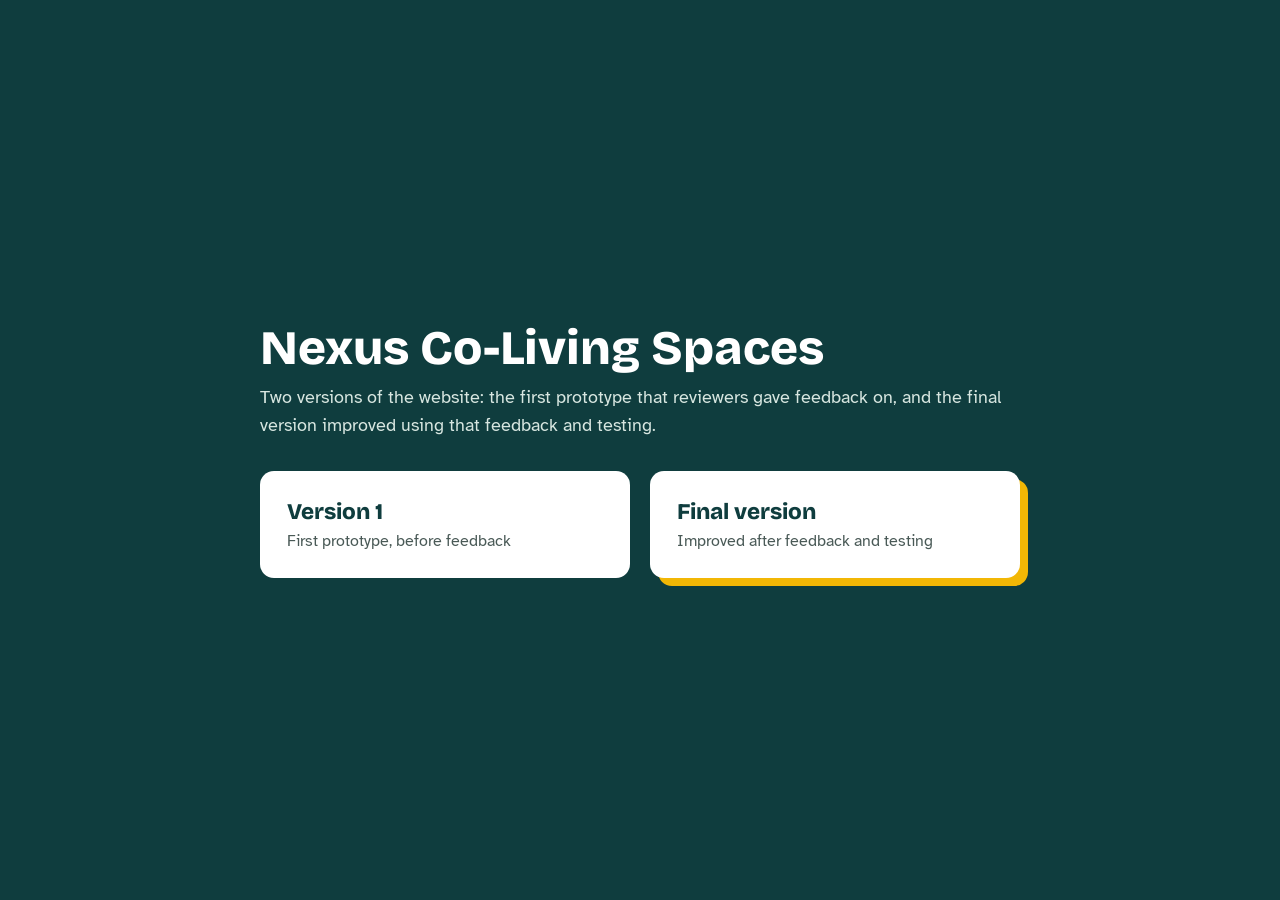
<file: index.html>
<!DOCTYPE html>
<html lang="en-SG">
<head>
  <meta charset="UTF-8">
  <meta name="viewport" content="width=device-width, initial-scale=1.0">
  <title>Nexus Co-Living Spaces – website versions</title>
  <link rel="icon" href="final/favicon.svg" type="image/svg+xml">
  <style>
    @font-face { font-family: "Atkinson Hyperlegible"; src: url("final/fonts/atkinson-hyperlegible-400.woff2") format("woff2"); font-weight: 400; }
    @font-face { font-family: "Bricolage Grotesque"; src: url("final/fonts/bricolage-grotesque-800.woff2") format("woff2"); font-weight: 800; }
    body { margin: 0; font-family: "Atkinson Hyperlegible", Arial, sans-serif; background: #0f3d3e; color: #fff; min-height: 100vh; display: grid; place-items: center; padding: 2rem 1rem; box-sizing: border-box; }
    main { width: min(100%, 760px); }
    h1 { font-family: "Bricolage Grotesque", sans-serif; font-weight: 800; font-size: clamp(2rem, 6vw, 3rem); margin: 0 0 .5rem; line-height: 1.1; }
    p { color: #d7e6e0; font-size: 1.1rem; line-height: 1.6; margin: 0 0 2rem; }
    .grid { display: grid; gap: 1.25rem; }
    @media (min-width: 640px) { .grid { grid-template-columns: 1fr 1fr; } }
    a.card { display: block; background: #fff; color: #1b1f23; text-decoration: none; border-radius: 14px; padding: 1.5rem; border: 3px solid transparent; }
    a.card:hover, a.card:focus-visible { border-color: #f2b705; outline: none; }
    a.card strong { display: block; font-family: "Bricolage Grotesque", sans-serif; font-size: 1.4rem; color: #0f3d3e; margin-bottom: .4rem; }
    a.card span { color: #4a5a57; }
    .final { box-shadow: 8px 8px 0 #f2b705; }
  </style>
</head>
<body>
  <main>
    <h1>Nexus Co-Living Spaces</h1>
    <p>Two versions of the website: the first prototype that reviewers gave feedback on, and the final version improved using that feedback and testing.</p>
    <div class="grid">
      <a class="card" href="version-1/index.html"><strong>Version 1</strong><span>First prototype, before feedback</span></a>
      <a class="card final" href="final/index.html"><strong>Final version</strong><span>Improved after feedback and testing</span></a>
    </div>
  </main>
</body>
</html>
</file>
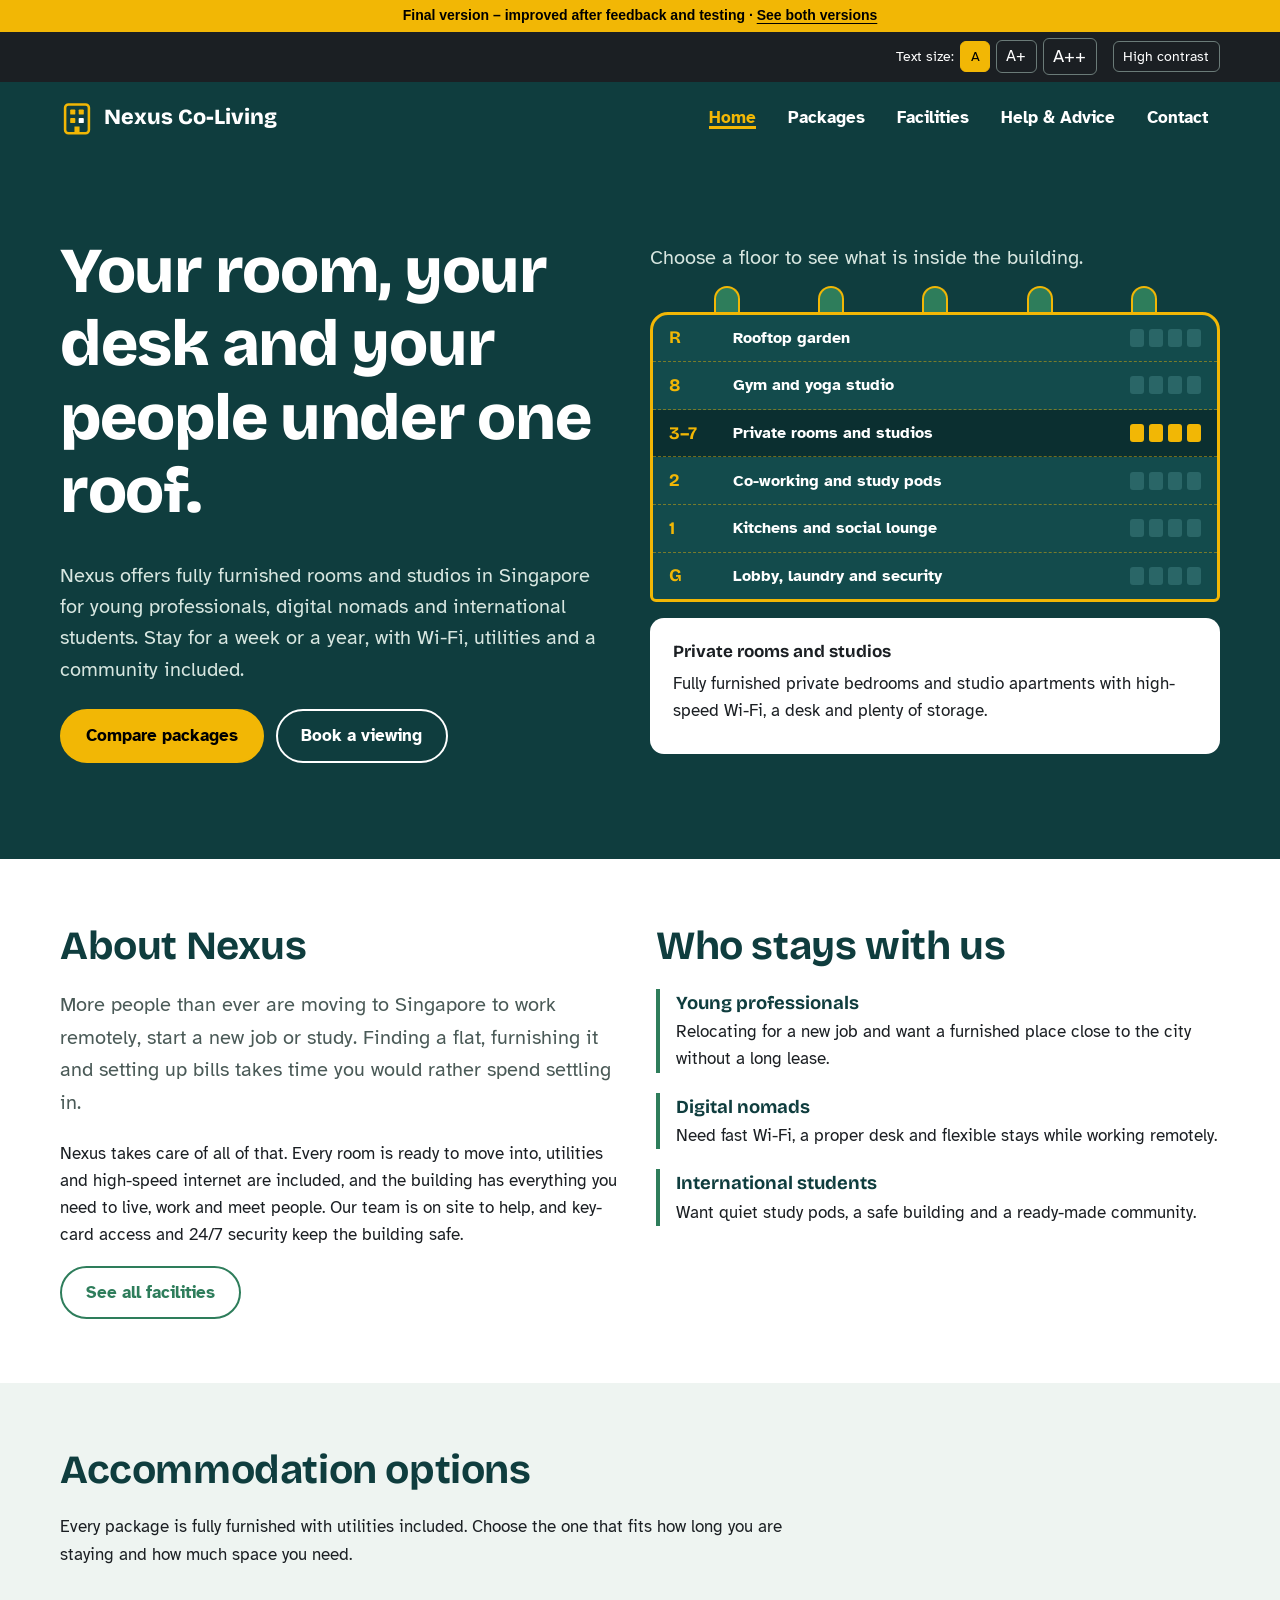
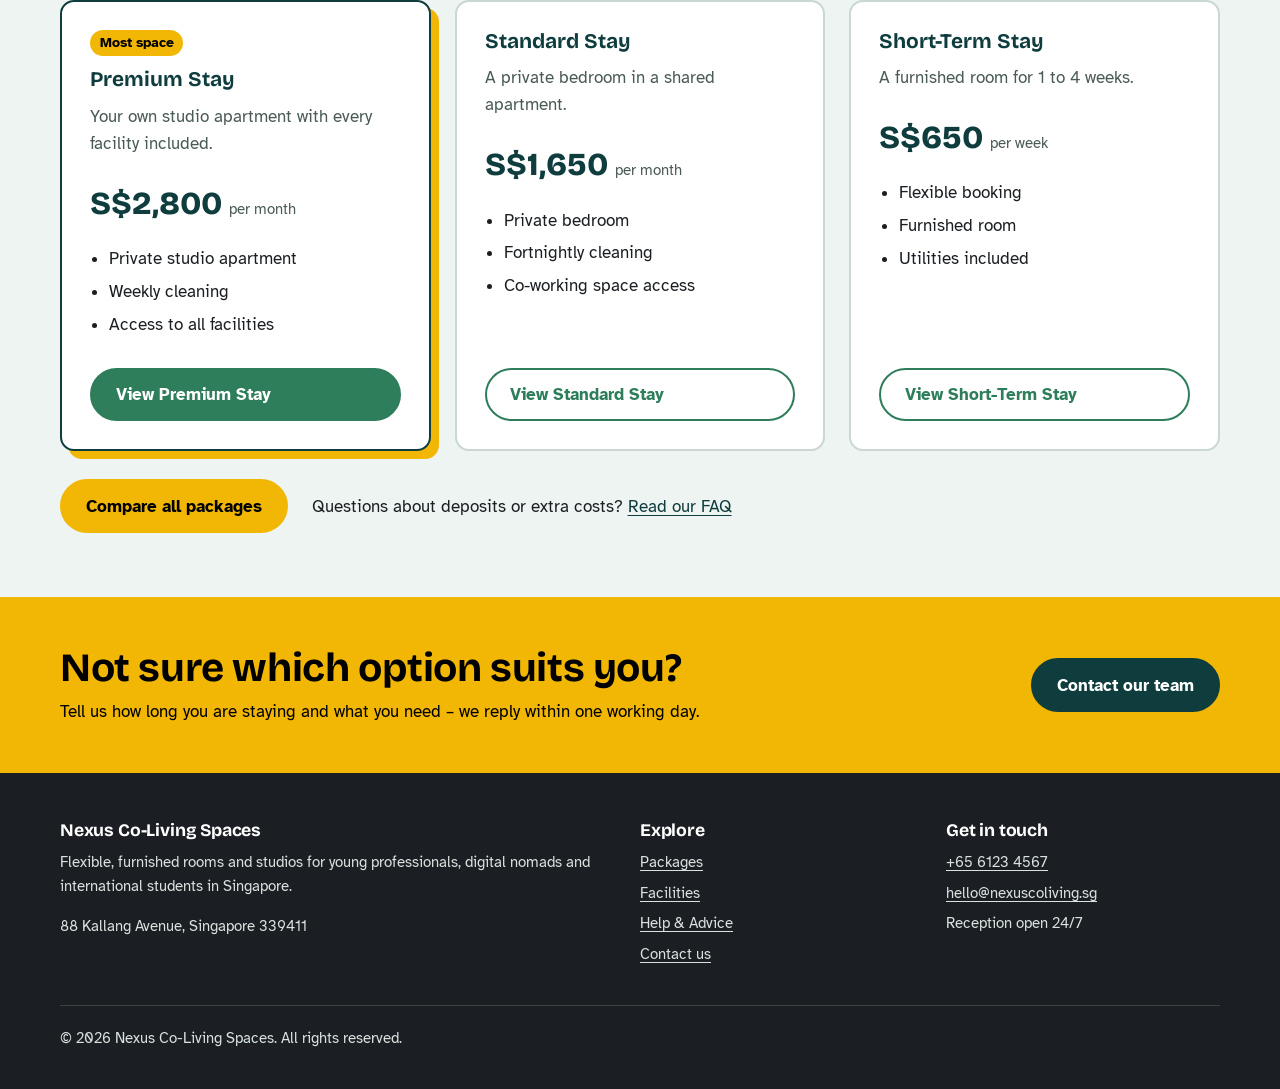
<file: final/index.html>
<!DOCTYPE html>
<html lang="en-SG">
<head>
  <meta charset="UTF-8">
  <meta name="viewport" content="width=device-width, initial-scale=1.0">
  <title>Nexus Co-Living Spaces | Furnished rooms and studios in Singapore</title>
  <meta name="description" content="Fully furnished private rooms and studio apartments in Singapore with co-working space, a gym, rooftop garden and community events.">
  <!-- Fonts are stored with the website (fonts folder) so no extra connection to Google is needed.
       The two fonts used first are preloaded so text appears quickly. -->
  <link rel="preload" href="fonts/atkinson-hyperlegible-400.woff2" as="font" type="font/woff2" crossorigin>
  <link rel="preload" href="fonts/bricolage-grotesque-800.woff2" as="font" type="font/woff2" crossorigin>
  <link rel="icon" href="favicon.svg" type="image/svg+xml">
  <link rel="stylesheet" href="css/style.css">
</head>
<body>
  <a class="skip-link" href="#main">Skip to main content</a>
  <!-- Version label (GitHub copy only) -->
  <div class="version-label" style="background:#f2b705;color:#000000;text-align:center;padding:6px 12px;font:700 14px/1.4 Arial,sans-serif">Final version – improved after feedback and testing · <a href="../index.html" style="color:#000000;text-decoration:underline">See both versions</a></div>

  <!-- Accessibility toolbar: text size and high contrast -->
  <div class="a11y-bar" role="region" aria-label="Accessibility settings">
    <div class="container">
      <div class="a11y-group" role="group" aria-label="Text size">
        <span>Text size:</span>
        <button type="button" data-text-size="normal" aria-pressed="true">A</button>
        <button type="button" data-text-size="large" aria-pressed="false" style="font-size:1.1em">A+</button>
        <button type="button" data-text-size="larger" aria-pressed="false" style="font-size:1.25em">A++</button>
      </div>
      <button type="button" id="contrast-toggle" aria-pressed="false">High contrast</button>
    </div>
  </div>

  <header class="site-header">
    <div class="container">
      <a class="logo" href="index.html"><svg viewBox="0 0 40 40" aria-hidden="true" focusable="false"><rect x="6" y="4" width="28" height="34" rx="4" fill="none" stroke="#f2b705" stroke-width="3"/><rect x="12" y="10" width="6" height="6" rx="1" fill="#f2b705"/><rect x="22" y="10" width="6" height="6" rx="1" fill="#f2b705"/><rect x="12" y="20" width="6" height="6" rx="1" fill="#f2b705"/><rect x="22" y="20" width="6" height="6" rx="1" fill="#ffffff"/><rect x="17" y="30" width="6" height="8" fill="#f2b705"/></svg><span>Nexus Co-Living</span></a>
      <button class="nav-toggle" type="button" aria-expanded="false" aria-controls="main-nav">
        <svg width="20" height="20" viewBox="0 0 20 20" aria-hidden="true"><path d="M2 5h16M2 10h16M2 15h16" stroke="currentColor" stroke-width="2.2" stroke-linecap="round"/></svg>
        Menu
      </button>
      <nav id="main-nav" class="main-nav" aria-label="Main">
        <ul>
        <li><a href="index.html" aria-current="page">Home</a></li>
        <li><a href="packages.html">Packages</a></li>
        <li><a href="facilities.html">Facilities</a></li>
        <li><a href="help.html">Help &amp; Advice</a></li>
        <li><a href="contact.html">Contact</a></li>
        </ul>
      </nav>
    </div>
  </header>

  <main id="main">
    <section class="hero">
      <div class="container hero-grid">
        <div>
          <h1>Your room, your desk and your people under one roof.</h1>
          <p>Nexus offers fully furnished rooms and studios in Singapore for young professionals, digital nomads and international students. Stay for a week or a year, with Wi-Fi, utilities and a community included.</p>
          <div class="hero-actions">
            <a class="btn btn--sun" href="packages.html">Compare packages</a>
            <a class="btn btn--ghost" href="contact.html">Book a viewing</a>
          </div>
        </div>

        <!-- Interactive building: choose a floor to see what is on it -->
        <div class="building">
          <p class="building-caption" id="building-caption">Choose a floor to see what is inside the building.</p>
          <div class="roof-plants" aria-hidden="true"><span></span><span></span><span></span><span></span><span></span></div>
          <ul class="tower" aria-labelledby="building-caption">
            <li><button type="button" class="floor-btn" data-floor="roof" aria-pressed="false">
              <span class="floor-level" aria-hidden="true">R</span><span>Rooftop garden</span><span class="floor-windows" aria-hidden="true"><span></span><span></span><span></span><span></span></span>
            </button></li>
            <li><button type="button" class="floor-btn" data-floor="gym" aria-pressed="false">
              <span class="floor-level" aria-hidden="true">8</span><span>Gym and yoga studio</span><span class="floor-windows" aria-hidden="true"><span></span><span></span><span></span><span></span></span>
            </button></li>
            <li><button type="button" class="floor-btn" data-floor="rooms" aria-pressed="true">
              <span class="floor-level" aria-hidden="true">3–7</span><span>Private rooms and studios</span><span class="floor-windows" aria-hidden="true"><span></span><span></span><span></span><span></span></span>
            </button></li>
            <li><button type="button" class="floor-btn" data-floor="work" aria-pressed="false">
              <span class="floor-level" aria-hidden="true">2</span><span>Co-working and study pods</span><span class="floor-windows" aria-hidden="true"><span></span><span></span><span></span><span></span></span>
            </button></li>
            <li><button type="button" class="floor-btn" data-floor="lounge" aria-pressed="false">
              <span class="floor-level" aria-hidden="true">1</span><span>Kitchens and social lounge</span><span class="floor-windows" aria-hidden="true"><span></span><span></span><span></span><span></span></span>
            </button></li>
            <li><button type="button" class="floor-btn" data-floor="lobby" aria-pressed="false">
              <span class="floor-level" aria-hidden="true">G</span><span>Lobby, laundry and security</span><span class="floor-windows" aria-hidden="true"><span></span><span></span><span></span><span></span></span>
            </button></li>
          </ul>
          <div class="floor-info" id="floor-info" aria-live="polite">
            <p class="floor-title">Private rooms and studios</p>
            <p>Fully furnished private bedrooms and studio apartments with high-speed Wi-Fi, a desk and plenty of storage.</p>
          </div>
        </div>
      </div>
    </section>

    <section class="section" aria-labelledby="about-title">
      <div class="container split">
        <div>
          <h2 id="about-title">About Nexus</h2>
          <p class="lead">More people than ever are moving to Singapore to work remotely, start a new job or study. Finding a flat, furnishing it and setting up bills takes time you would rather spend settling in.</p>
          <p>Nexus takes care of all of that. Every room is ready to move into, utilities and high-speed internet are included, and the building has everything you need to live, work and meet people. Our team is on site to help, and key-card access and 24/7 security keep the building safe.</p>
          <a class="btn btn--ghost" href="facilities.html">See all facilities</a>
        </div>
        <div>
          <h2>Who stays with us</h2>
          <ul class="audience-list">
            <li><strong>Young professionals</strong>Relocating for a new job and want a furnished place close to the city without a long lease.</li>
            <li><strong>Digital nomads</strong>Need fast Wi-Fi, a proper desk and flexible stays while working remotely.</li>
            <li><strong>International students</strong>Want quiet study pods, a safe building and a ready-made community.</li>
          </ul>
        </div>
      </div>
    </section>

    <section class="section section--tint" aria-labelledby="packages-title">
      <div class="container">
        <h2 id="packages-title">Accommodation options</h2>
        <p>Every package is fully furnished with utilities included. Choose the one that fits how long you are staying and how much space you need.</p>
        <div class="packages">
          <article class="package package--featured">
            <span class="tag">Most space</span>
            <h3>Premium Stay</h3>
            <p class="best-for">Your own studio apartment with every facility included.</p>
            <p class="price">S$2,800 <small>per month</small></p>
            <ul><li>Private studio apartment</li><li>Weekly cleaning</li><li>Access to all facilities</li></ul>
            <a class="btn" href="packages.html#premium">View Premium Stay</a>
          </article>
          <article class="package">
            <h3>Standard Stay</h3>
            <p class="best-for">A private bedroom in a shared apartment.</p>
            <p class="price">S$1,650 <small>per month</small></p>
            <ul><li>Private bedroom</li><li>Fortnightly cleaning</li><li>Co-working space access</li></ul>
            <a class="btn btn--ghost" href="packages.html#standard">View Standard Stay</a>
          </article>
          <article class="package">
            <h3>Short-Term Stay</h3>
            <p class="best-for">A furnished room for 1 to 4 weeks.</p>
            <p class="price">S$650 <small>per week</small></p>
            <ul><li>Flexible booking</li><li>Furnished room</li><li>Utilities included</li></ul>
            <a class="btn btn--ghost" href="packages.html#short">View Short-Term Stay</a>
          </article>
        </div>
        <div class="after-packages">
          <a class="btn btn--sun" href="packages.html#compare-title">Compare all packages</a>
          <p>Questions about deposits or extra costs? <a href="help.html#faq-title">Read our FAQ</a></p>
        </div>
      </div>
    </section>

    <section class="cta-strip" aria-labelledby="cta-title">
      <div class="container">
        <div>
          <h2 id="cta-title">Not sure which option suits you?</h2>
          <p>Tell us how long you are staying and what you need – we reply within one working day.</p>
        </div>
        <a class="btn" href="contact.html">Contact our team</a>
      </div>
    </section>
  </main>

  <footer class="site-footer">
    <div class="container">
      <div class="footer-grid">
        <div>
          <h2>Nexus Co-Living Spaces</h2>
          <p>Flexible, furnished rooms and studios for young professionals, digital nomads and international students in Singapore.</p>
          <p>88 Kallang Avenue, Singapore 339411</p>
        </div>
        <div>
          <h2>Explore</h2>
          <ul>
            <li><a href="packages.html">Packages</a></li>
            <li><a href="facilities.html">Facilities</a></li>
            <li><a href="help.html">Help &amp; Advice</a></li>
            <li><a href="contact.html">Contact us</a></li>
          </ul>
        </div>
        <div>
          <h2>Get in touch</h2>
          <ul>
            <li><a href="tel:+6561234567">+65 6123 4567</a></li>
            <li><a href="mailto:hello@nexuscoliving.sg">hello@nexuscoliving.sg</a></li>
            <li>Reception open 24/7</li>
          </ul>
        </div>
      </div>
      <div class="footer-bottom">
        <p>&copy; 2026 Nexus Co-Living Spaces. All rights reserved.</p>
      </div>
    </div>
  </footer>

  <script src="js/main.js" defer></script>
</body>
</html>
</file>
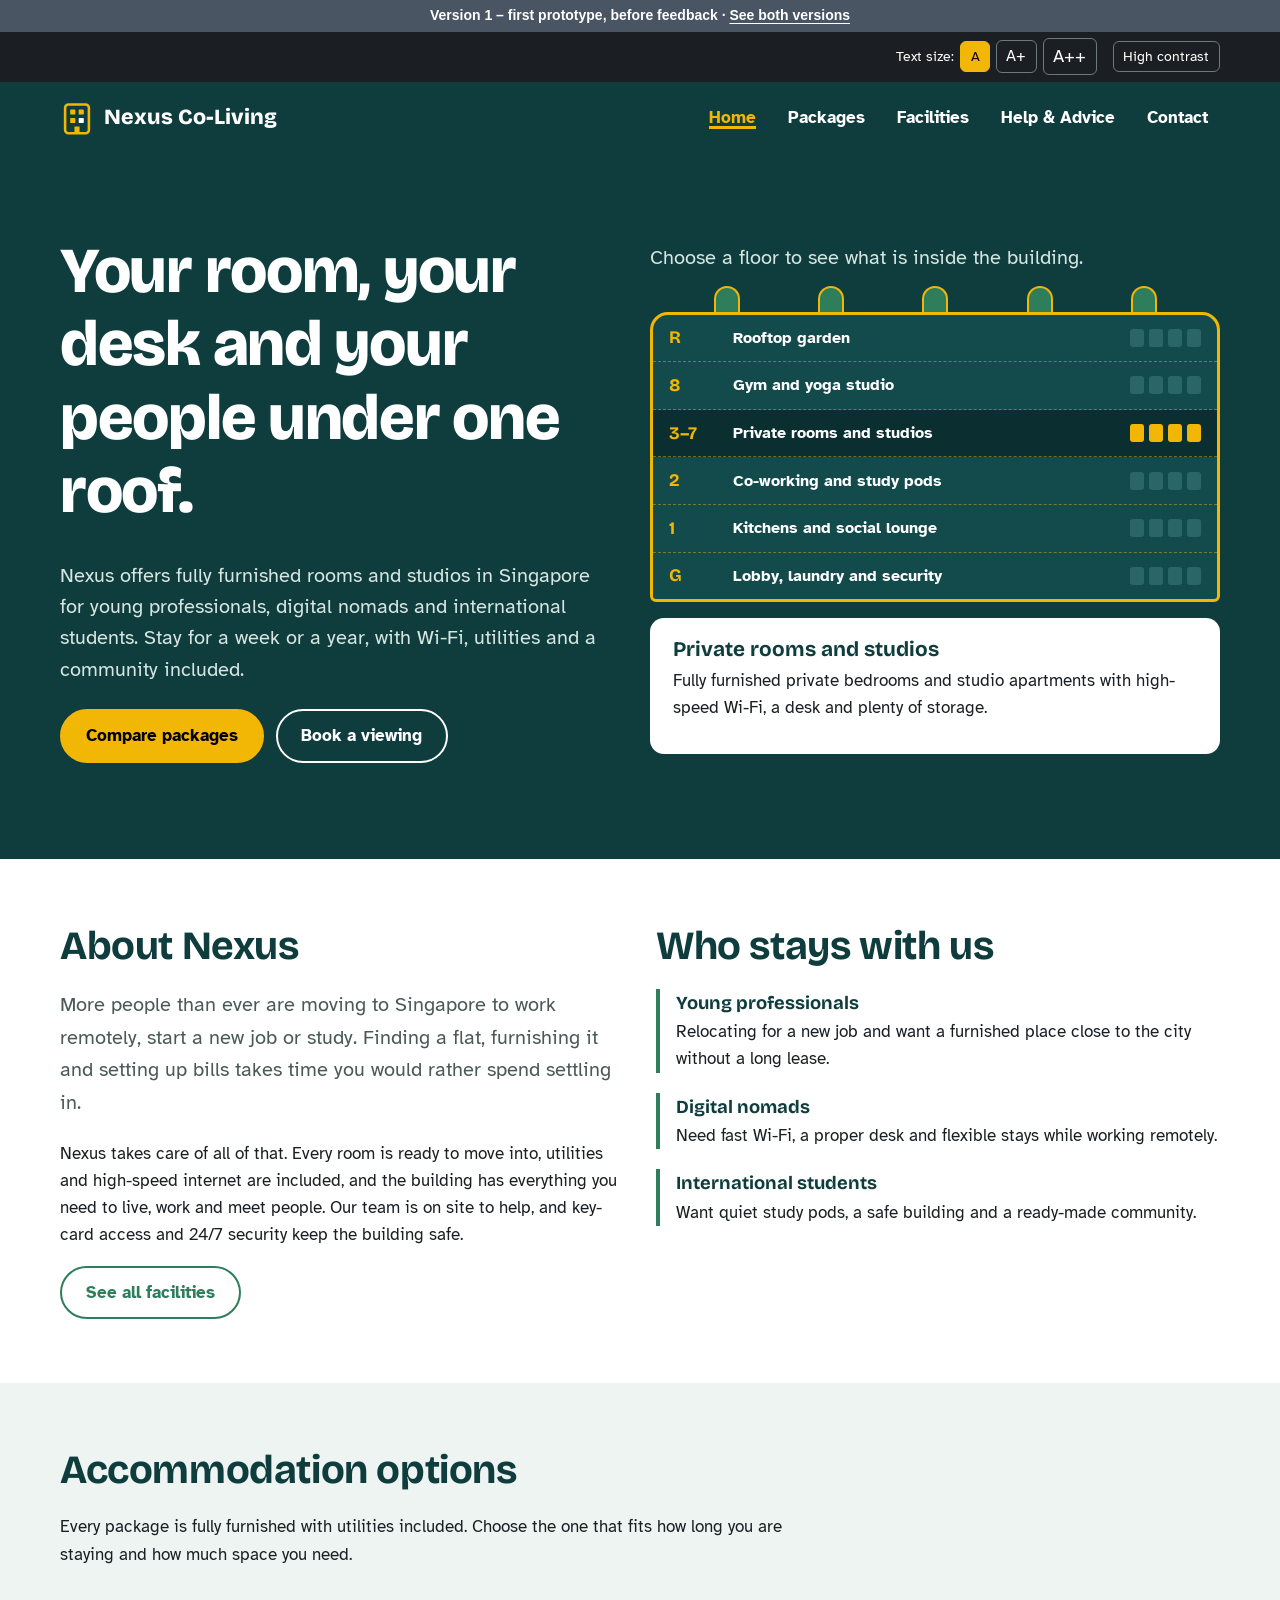
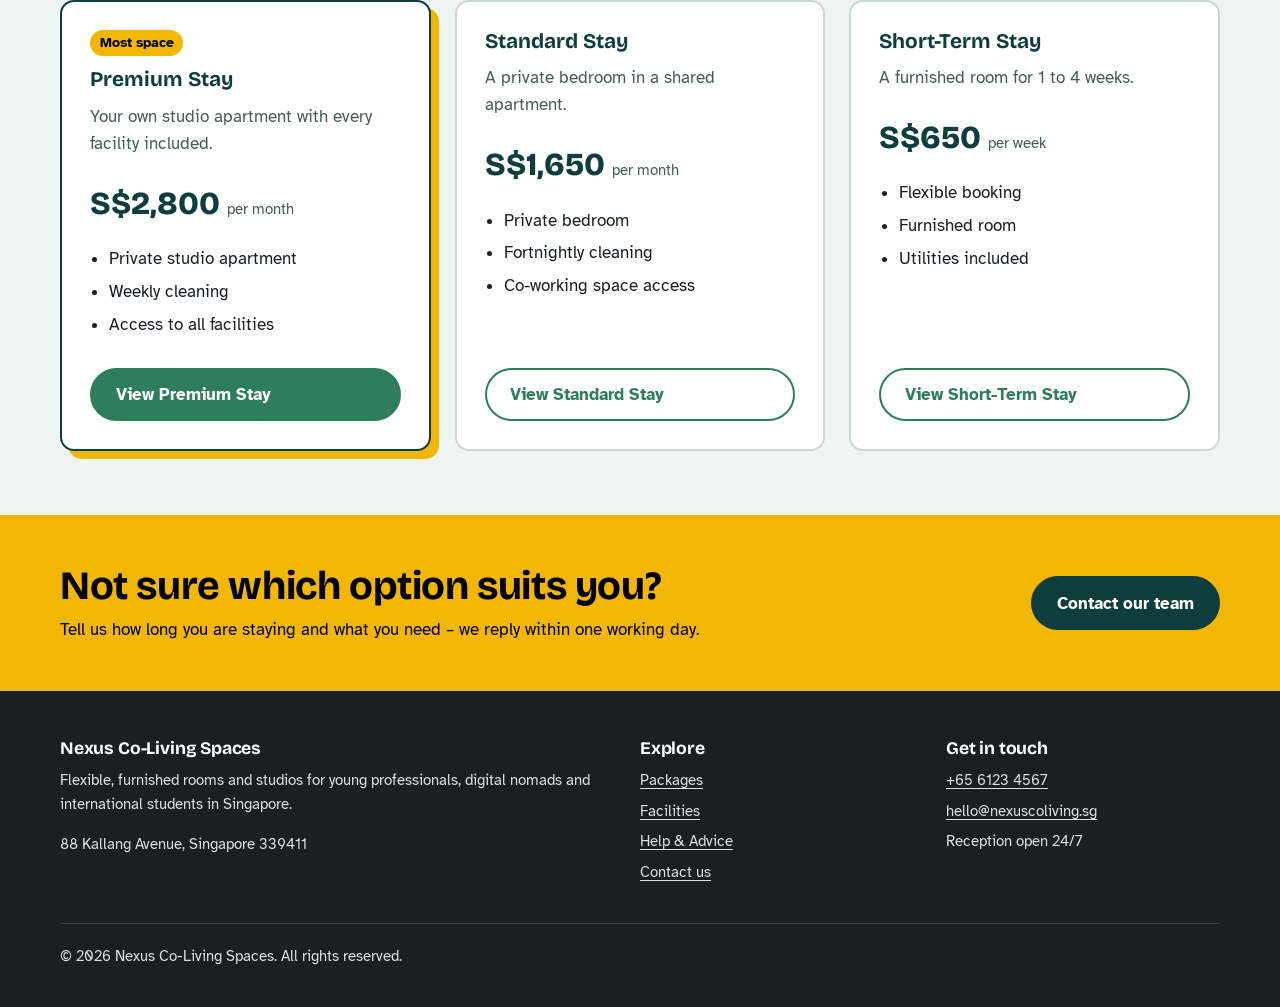
<file: version-1/index.html>
<!DOCTYPE html>
<html lang="en-SG">
<head>
  <meta charset="UTF-8">
  <meta name="viewport" content="width=device-width, initial-scale=1.0">
  <title>Nexus Co-Living Spaces | Furnished rooms and studios in Singapore</title>
  <meta name="description" content="Fully furnished private rooms and studio apartments in Singapore with co-working space, a gym, rooftop garden and community events.">
  <!-- Fonts: Bricolage Grotesque for headings, Atkinson Hyperlegible (designed for low-vision readers) for body text -->
  <link rel="preconnect" href="https://fonts.googleapis.com">
  <link rel="preconnect" href="https://fonts.gstatic.com" crossorigin>
  <link href="https://fonts.googleapis.com/css2?family=Atkinson+Hyperlegible:wght@400;700&amp;family=Bricolage+Grotesque:opsz,wght@12..96,700;12..96,800&amp;display=swap" rel="stylesheet">
  <link rel="stylesheet" href="css/style.css">
</head>
<body>
  <a class="skip-link" href="#main">Skip to main content</a>
  <!-- Version label (GitHub copy only) -->
  <div class="version-label" style="background:#4a5563;color:#ffffff;text-align:center;padding:6px 12px;font:700 14px/1.4 Arial,sans-serif">Version 1 – first prototype, before feedback · <a href="../index.html" style="color:#ffffff;text-decoration:underline">See both versions</a></div>

  <!-- Accessibility toolbar: text size and high contrast -->
  <div class="a11y-bar">
    <div class="container">
      <div class="a11y-group" role="group" aria-label="Text size">
        <span>Text size:</span>
        <button type="button" data-text-size="normal" aria-pressed="true">A</button>
        <button type="button" data-text-size="large" aria-pressed="false" style="font-size:1.1em">A+</button>
        <button type="button" data-text-size="larger" aria-pressed="false" style="font-size:1.25em">A++</button>
      </div>
      <button type="button" id="contrast-toggle" aria-pressed="false">High contrast</button>
    </div>
  </div>

  <header class="site-header">
    <div class="container">
      <a class="logo" href="index.html"><svg viewBox="0 0 40 40" aria-hidden="true" focusable="false"><rect x="6" y="4" width="28" height="34" rx="4" fill="none" stroke="#f2b705" stroke-width="3"/><rect x="12" y="10" width="6" height="6" rx="1" fill="#f2b705"/><rect x="22" y="10" width="6" height="6" rx="1" fill="#f2b705"/><rect x="12" y="20" width="6" height="6" rx="1" fill="#f2b705"/><rect x="22" y="20" width="6" height="6" rx="1" fill="#ffffff"/><rect x="17" y="30" width="6" height="8" fill="#f2b705"/></svg><span>Nexus Co-Living</span></a>
      <button class="nav-toggle" type="button" aria-expanded="false" aria-controls="main-nav">
        <svg width="20" height="20" viewBox="0 0 20 20" aria-hidden="true"><path d="M2 5h16M2 10h16M2 15h16" stroke="currentColor" stroke-width="2.2" stroke-linecap="round"/></svg>
        Menu
      </button>
      <nav id="main-nav" class="main-nav" aria-label="Main">
        <ul>
        <li><a href="index.html" aria-current="page">Home</a></li>
        <li><a href="packages.html">Packages</a></li>
        <li><a href="facilities.html">Facilities</a></li>
        <li><a href="help.html">Help &amp; Advice</a></li>
        <li><a href="contact.html">Contact</a></li>
        </ul>
      </nav>
    </div>
  </header>

  <main id="main">
    <section class="hero">
      <div class="container hero-grid">
        <div>
          <h1>Your room, your desk and your people under one roof.</h1>
          <p>Nexus offers fully furnished rooms and studios in Singapore for young professionals, digital nomads and international students. Stay for a week or a year, with Wi-Fi, utilities and a community included.</p>
          <div class="hero-actions">
            <a class="btn btn--sun" href="packages.html">Compare packages</a>
            <a class="btn btn--ghost" href="contact.html">Book a viewing</a>
          </div>
        </div>

        <!-- Interactive building: choose a floor to see what is on it -->
        <div class="building">
          <p class="building-caption" id="building-caption">Choose a floor to see what is inside the building.</p>
          <div class="roof-plants" aria-hidden="true"><span></span><span></span><span></span><span></span><span></span></div>
          <ul class="tower" aria-labelledby="building-caption">
            <li><button type="button" class="floor-btn" data-floor="roof" aria-pressed="false">
              <span class="floor-level" aria-hidden="true">R</span><span>Rooftop garden</span><span class="floor-windows" aria-hidden="true"><span></span><span></span><span></span><span></span></span>
            </button></li>
            <li><button type="button" class="floor-btn" data-floor="gym" aria-pressed="false">
              <span class="floor-level" aria-hidden="true">8</span><span>Gym and yoga studio</span><span class="floor-windows" aria-hidden="true"><span></span><span></span><span></span><span></span></span>
            </button></li>
            <li><button type="button" class="floor-btn" data-floor="rooms" aria-pressed="true">
              <span class="floor-level" aria-hidden="true">3–7</span><span>Private rooms and studios</span><span class="floor-windows" aria-hidden="true"><span></span><span></span><span></span><span></span></span>
            </button></li>
            <li><button type="button" class="floor-btn" data-floor="work" aria-pressed="false">
              <span class="floor-level" aria-hidden="true">2</span><span>Co-working and study pods</span><span class="floor-windows" aria-hidden="true"><span></span><span></span><span></span><span></span></span>
            </button></li>
            <li><button type="button" class="floor-btn" data-floor="lounge" aria-pressed="false">
              <span class="floor-level" aria-hidden="true">1</span><span>Kitchens and social lounge</span><span class="floor-windows" aria-hidden="true"><span></span><span></span><span></span><span></span></span>
            </button></li>
            <li><button type="button" class="floor-btn" data-floor="lobby" aria-pressed="false">
              <span class="floor-level" aria-hidden="true">G</span><span>Lobby, laundry and security</span><span class="floor-windows" aria-hidden="true"><span></span><span></span><span></span><span></span></span>
            </button></li>
          </ul>
          <div class="floor-info" id="floor-info" aria-live="polite">
            <h3>Private rooms and studios</h3>
            <p>Fully furnished private bedrooms and studio apartments with high-speed Wi-Fi, a desk and plenty of storage.</p>
          </div>
        </div>
      </div>
    </section>

    <section class="section" aria-labelledby="about-title">
      <div class="container split">
        <div>
          <h2 id="about-title">About Nexus</h2>
          <p class="lead">More people than ever are moving to Singapore to work remotely, start a new job or study. Finding a flat, furnishing it and setting up bills takes time you would rather spend settling in.</p>
          <p>Nexus takes care of all of that. Every room is ready to move into, utilities and high-speed internet are included, and the building has everything you need to live, work and meet people. Our team is on site to help, and key-card access and 24/7 security keep the building safe.</p>
          <a class="btn btn--ghost" href="facilities.html">See all facilities</a>
        </div>
        <div>
          <h2>Who stays with us</h2>
          <ul class="audience-list">
            <li><strong>Young professionals</strong>Relocating for a new job and want a furnished place close to the city without a long lease.</li>
            <li><strong>Digital nomads</strong>Need fast Wi-Fi, a proper desk and flexible stays while working remotely.</li>
            <li><strong>International students</strong>Want quiet study pods, a safe building and a ready-made community.</li>
          </ul>
        </div>
      </div>
    </section>

    <section class="section section--tint" aria-labelledby="packages-title">
      <div class="container">
        <h2 id="packages-title">Accommodation options</h2>
        <p>Every package is fully furnished with utilities included. Choose the one that fits how long you are staying and how much space you need.</p>
        <div class="packages">
          <article class="package package--featured">
            <span class="tag">Most space</span>
            <h3>Premium Stay</h3>
            <p class="best-for">Your own studio apartment with every facility included.</p>
            <p class="price">S$2,800 <small>per month</small></p>
            <ul><li>Private studio apartment</li><li>Weekly cleaning</li><li>Access to all facilities</li></ul>
            <a class="btn" href="packages.html#premium">View Premium Stay</a>
          </article>
          <article class="package">
            <h3>Standard Stay</h3>
            <p class="best-for">A private bedroom in a shared apartment.</p>
            <p class="price">S$1,650 <small>per month</small></p>
            <ul><li>Private bedroom</li><li>Fortnightly cleaning</li><li>Co-working space access</li></ul>
            <a class="btn btn--ghost" href="packages.html#standard">View Standard Stay</a>
          </article>
          <article class="package">
            <h3>Short-Term Stay</h3>
            <p class="best-for">A furnished room for 1 to 4 weeks.</p>
            <p class="price">S$650 <small>per week</small></p>
            <ul><li>Flexible booking</li><li>Furnished room</li><li>Utilities included</li></ul>
            <a class="btn btn--ghost" href="packages.html#short">View Short-Term Stay</a>
          </article>
        </div>
      </div>
    </section>

    <section class="cta-strip" aria-labelledby="cta-title">
      <div class="container">
        <div>
          <h2 id="cta-title">Not sure which option suits you?</h2>
          <p>Tell us how long you are staying and what you need – we reply within one working day.</p>
        </div>
        <a class="btn" href="contact.html">Contact our team</a>
      </div>
    </section>
  </main>

  <footer class="site-footer">
    <div class="container">
      <div class="footer-grid">
        <div>
          <h2>Nexus Co-Living Spaces</h2>
          <p>Flexible, furnished rooms and studios for young professionals, digital nomads and international students in Singapore.</p>
          <p>88 Kallang Avenue, Singapore 339411</p>
        </div>
        <div>
          <h2>Explore</h2>
          <ul>
            <li><a href="packages.html">Packages</a></li>
            <li><a href="facilities.html">Facilities</a></li>
            <li><a href="help.html">Help &amp; Advice</a></li>
            <li><a href="contact.html">Contact us</a></li>
          </ul>
        </div>
        <div>
          <h2>Get in touch</h2>
          <ul>
            <li><a href="tel:+6561234567">+65 6123 4567</a></li>
            <li><a href="mailto:hello@nexuscoliving.sg">hello@nexuscoliving.sg</a></li>
            <li>Reception open 24/7</li>
          </ul>
        </div>
      </div>
      <div class="footer-bottom">
        <p>&copy; 2026 Nexus Co-Living Spaces. All rights reserved.</p>
      </div>
    </div>
  </footer>

  <script src="js/main.js"></script>
</body>
</html>
</file>
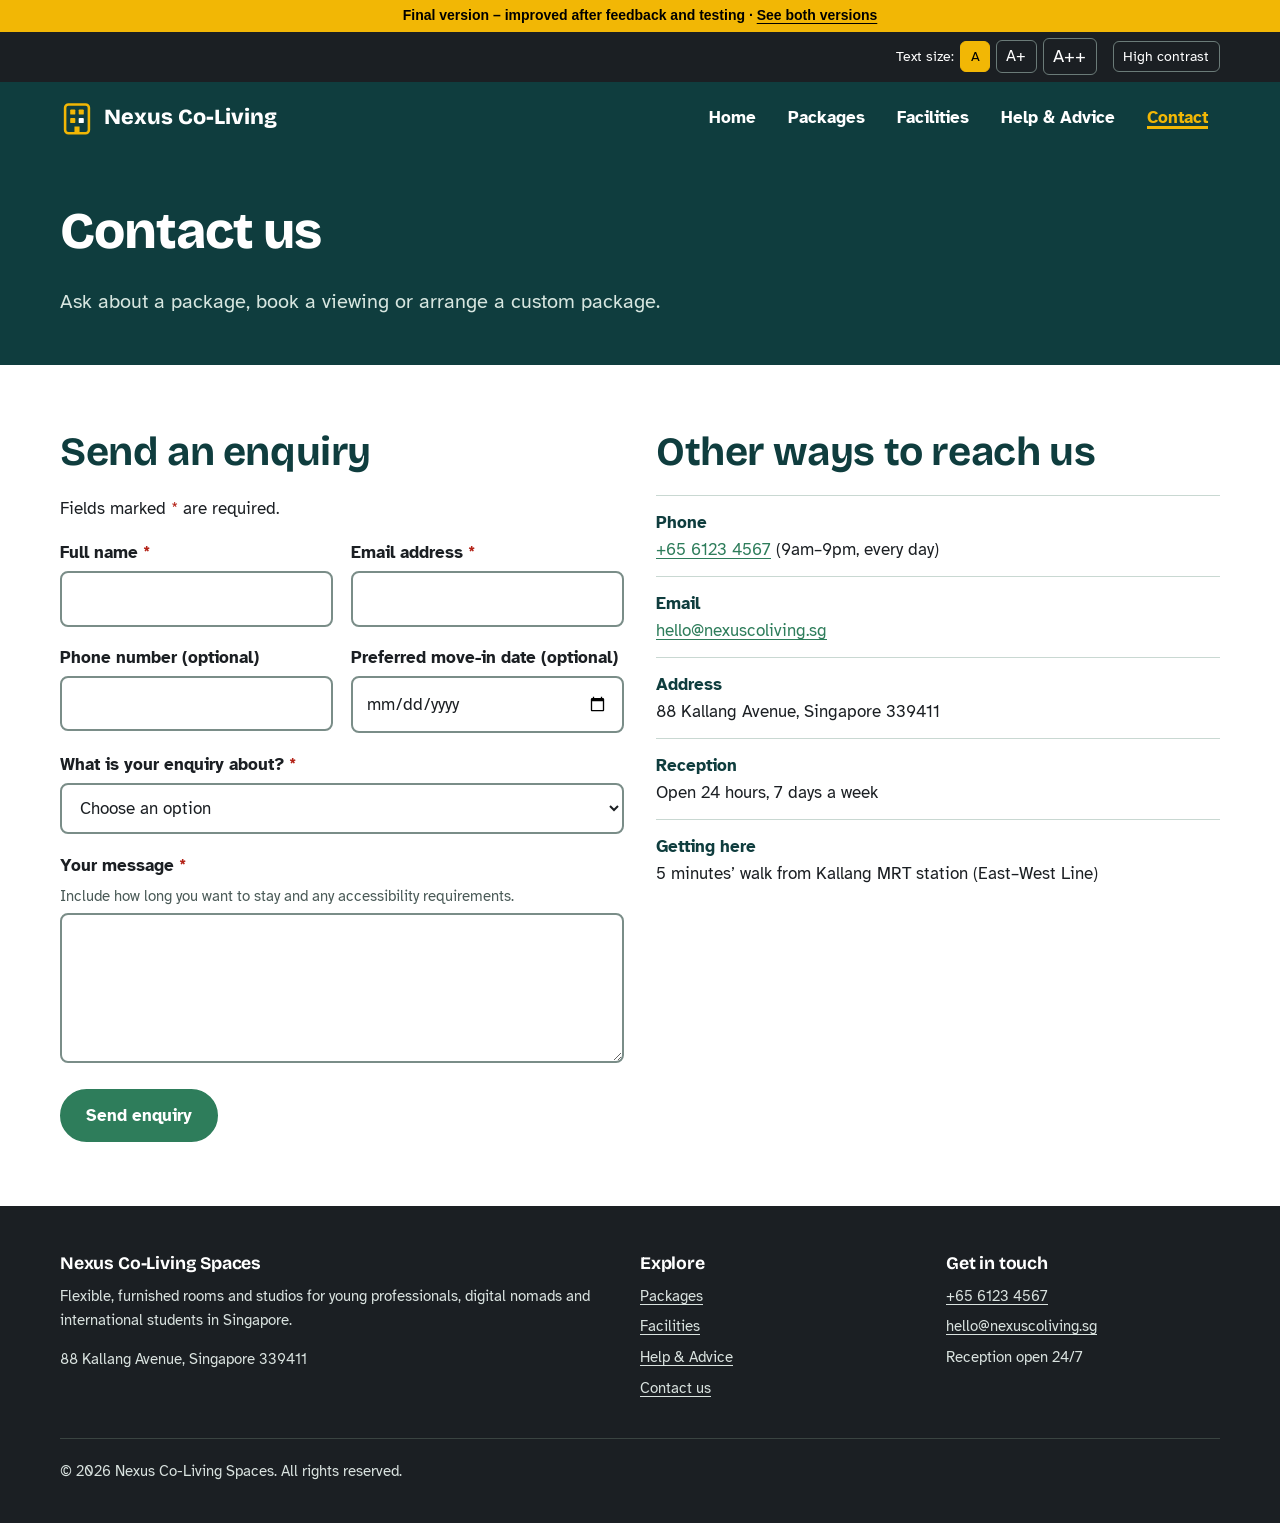
<file: final/contact.html>
<!DOCTYPE html>
<html lang="en-SG">
<head>
  <meta charset="UTF-8">
  <meta name="viewport" content="width=device-width, initial-scale=1.0">
  <title>Contact us | Nexus Co-Living Spaces</title>
  <meta name="description" content="Contact Nexus Co-Living Spaces to ask about packages, book a viewing or arrange a custom package.">
  <!-- Fonts are stored with the website (fonts folder) so no extra connection to Google is needed.
       The two fonts used first are preloaded so text appears quickly. -->
  <link rel="preload" href="fonts/atkinson-hyperlegible-400.woff2" as="font" type="font/woff2" crossorigin>
  <link rel="preload" href="fonts/bricolage-grotesque-800.woff2" as="font" type="font/woff2" crossorigin>
  <link rel="icon" href="favicon.svg" type="image/svg+xml">
  <link rel="stylesheet" href="css/style.css">
</head>
<body>
  <a class="skip-link" href="#main">Skip to main content</a>
  <!-- Version label (GitHub copy only) -->
  <div class="version-label" style="background:#f2b705;color:#000000;text-align:center;padding:6px 12px;font:700 14px/1.4 Arial,sans-serif">Final version – improved after feedback and testing · <a href="../index.html" style="color:#000000;text-decoration:underline">See both versions</a></div>

  <!-- Accessibility toolbar: text size and high contrast -->
  <div class="a11y-bar" role="region" aria-label="Accessibility settings">
    <div class="container">
      <div class="a11y-group" role="group" aria-label="Text size">
        <span>Text size:</span>
        <button type="button" data-text-size="normal" aria-pressed="true">A</button>
        <button type="button" data-text-size="large" aria-pressed="false" style="font-size:1.1em">A+</button>
        <button type="button" data-text-size="larger" aria-pressed="false" style="font-size:1.25em">A++</button>
      </div>
      <button type="button" id="contrast-toggle" aria-pressed="false">High contrast</button>
    </div>
  </div>

  <header class="site-header">
    <div class="container">
      <a class="logo" href="index.html"><svg viewBox="0 0 40 40" aria-hidden="true" focusable="false"><rect x="6" y="4" width="28" height="34" rx="4" fill="none" stroke="#f2b705" stroke-width="3"/><rect x="12" y="10" width="6" height="6" rx="1" fill="#f2b705"/><rect x="22" y="10" width="6" height="6" rx="1" fill="#f2b705"/><rect x="12" y="20" width="6" height="6" rx="1" fill="#f2b705"/><rect x="22" y="20" width="6" height="6" rx="1" fill="#ffffff"/><rect x="17" y="30" width="6" height="8" fill="#f2b705"/></svg><span>Nexus Co-Living</span></a>
      <button class="nav-toggle" type="button" aria-expanded="false" aria-controls="main-nav">
        <svg width="20" height="20" viewBox="0 0 20 20" aria-hidden="true"><path d="M2 5h16M2 10h16M2 15h16" stroke="currentColor" stroke-width="2.2" stroke-linecap="round"/></svg>
        Menu
      </button>
      <nav id="main-nav" class="main-nav" aria-label="Main">
        <ul>
        <li><a href="index.html">Home</a></li>
        <li><a href="packages.html">Packages</a></li>
        <li><a href="facilities.html">Facilities</a></li>
        <li><a href="help.html">Help &amp; Advice</a></li>
        <li><a href="contact.html" aria-current="page">Contact</a></li>
        </ul>
      </nav>
    </div>
  </header>


  <main id="main">
    <section class="page-banner">
      <div class="container">
        <h1>Contact us</h1>
        <p>Ask about a package, book a viewing or arrange a custom package.</p>
      </div>
    </section>

    <section class="section">
      <div class="container split">
        <div>
          <h2>Send an enquiry</h2>
          <p>Fields marked <span class="required" aria-hidden="true">*</span><span class="visually-hidden">with an asterisk</span> are required.</p>

          <div class="form-summary" id="form-summary" tabindex="-1" role="alert" hidden></div>
          <div class="form-success" id="form-success" tabindex="-1" role="status" hidden></div>

          <form class="form" id="contact-form" novalidate>
            <div class="form-row">
              <div class="field">
                <label for="name">Full name <span class="required" aria-hidden="true">*</span></label>
                <input type="text" id="name" name="name" autocomplete="name" required aria-describedby="name-error">
                <p class="error-msg" id="name-error"></p>
              </div>
              <div class="field">
                <label for="email">Email address <span class="required" aria-hidden="true">*</span></label>
                <input type="email" id="email" name="email" autocomplete="email" required aria-describedby="email-error">
                <p class="error-msg" id="email-error"></p>
              </div>
            </div>
            <div class="form-row">
              <div class="field">
                <label for="phone">Phone number (optional)</label>
                <input type="tel" id="phone" name="phone" autocomplete="tel" aria-describedby="phone-error">
                <p class="error-msg" id="phone-error"></p>
              </div>
              <div class="field">
                <label for="movein">Preferred move-in date (optional)</label>
                <input type="date" id="movein" name="movein">
              </div>
            </div>
            <div class="field">
              <label for="enquiry">What is your enquiry about? <span class="required" aria-hidden="true">*</span></label>
              <select id="enquiry" name="enquiry" required aria-describedby="enquiry-error">
                <option value="">Choose an option</option>
                <option value="premium">Premium Stay</option>
                <option value="standard">Standard Stay</option>
                <option value="short">Short-Term Stay</option>
                <option value="custom">Custom package (corporate, long-term or accessibility needs)</option>
                <option value="viewing">Booking a viewing</option>
                <option value="other">Something else</option>
              </select>
              <p class="error-msg" id="enquiry-error"></p>
            </div>
            <div class="field">
              <label for="message">Your message <span class="required" aria-hidden="true">*</span></label>
              <span class="hint" id="message-hint">Include how long you want to stay and any accessibility requirements.</span>
              <textarea id="message" name="message" required aria-describedby="message-hint message-error"></textarea>
              <p class="error-msg" id="message-error"></p>
            </div>
            <div>
              <button class="btn" type="submit">Send enquiry</button>
            </div>
          </form>
        </div>

        <div>
          <h2>Other ways to reach us</h2>
          <ul class="contact-details">
            <li><strong>Phone</strong><a href="tel:+6561234567">+65 6123 4567</a> (9am–9pm, every day)</li>
            <li><strong>Email</strong><a href="mailto:hello@nexuscoliving.sg">hello@nexuscoliving.sg</a></li>
            <li><strong>Address</strong>88 Kallang Avenue, Singapore 339411</li>
            <li><strong>Reception</strong>Open 24 hours, 7 days a week</li>
            <li><strong>Getting here</strong>5 minutes’ walk from Kallang MRT station (East–West Line)</li>
          </ul>
        </div>
      </div>
    </section>
  </main>

  <footer class="site-footer">
    <div class="container">
      <div class="footer-grid">
        <div>
          <h2>Nexus Co-Living Spaces</h2>
          <p>Flexible, furnished rooms and studios for young professionals, digital nomads and international students in Singapore.</p>
          <p>88 Kallang Avenue, Singapore 339411</p>
        </div>
        <div>
          <h2>Explore</h2>
          <ul>
            <li><a href="packages.html">Packages</a></li>
            <li><a href="facilities.html">Facilities</a></li>
            <li><a href="help.html">Help &amp; Advice</a></li>
            <li><a href="contact.html">Contact us</a></li>
          </ul>
        </div>
        <div>
          <h2>Get in touch</h2>
          <ul>
            <li><a href="tel:+6561234567">+65 6123 4567</a></li>
            <li><a href="mailto:hello@nexuscoliving.sg">hello@nexuscoliving.sg</a></li>
            <li>Reception open 24/7</li>
          </ul>
        </div>
      </div>
      <div class="footer-bottom">
        <p>&copy; 2026 Nexus Co-Living Spaces. All rights reserved.</p>
      </div>
    </div>
  </footer>

  <script src="js/main.js" defer></script>
</body>
</html>
</file>
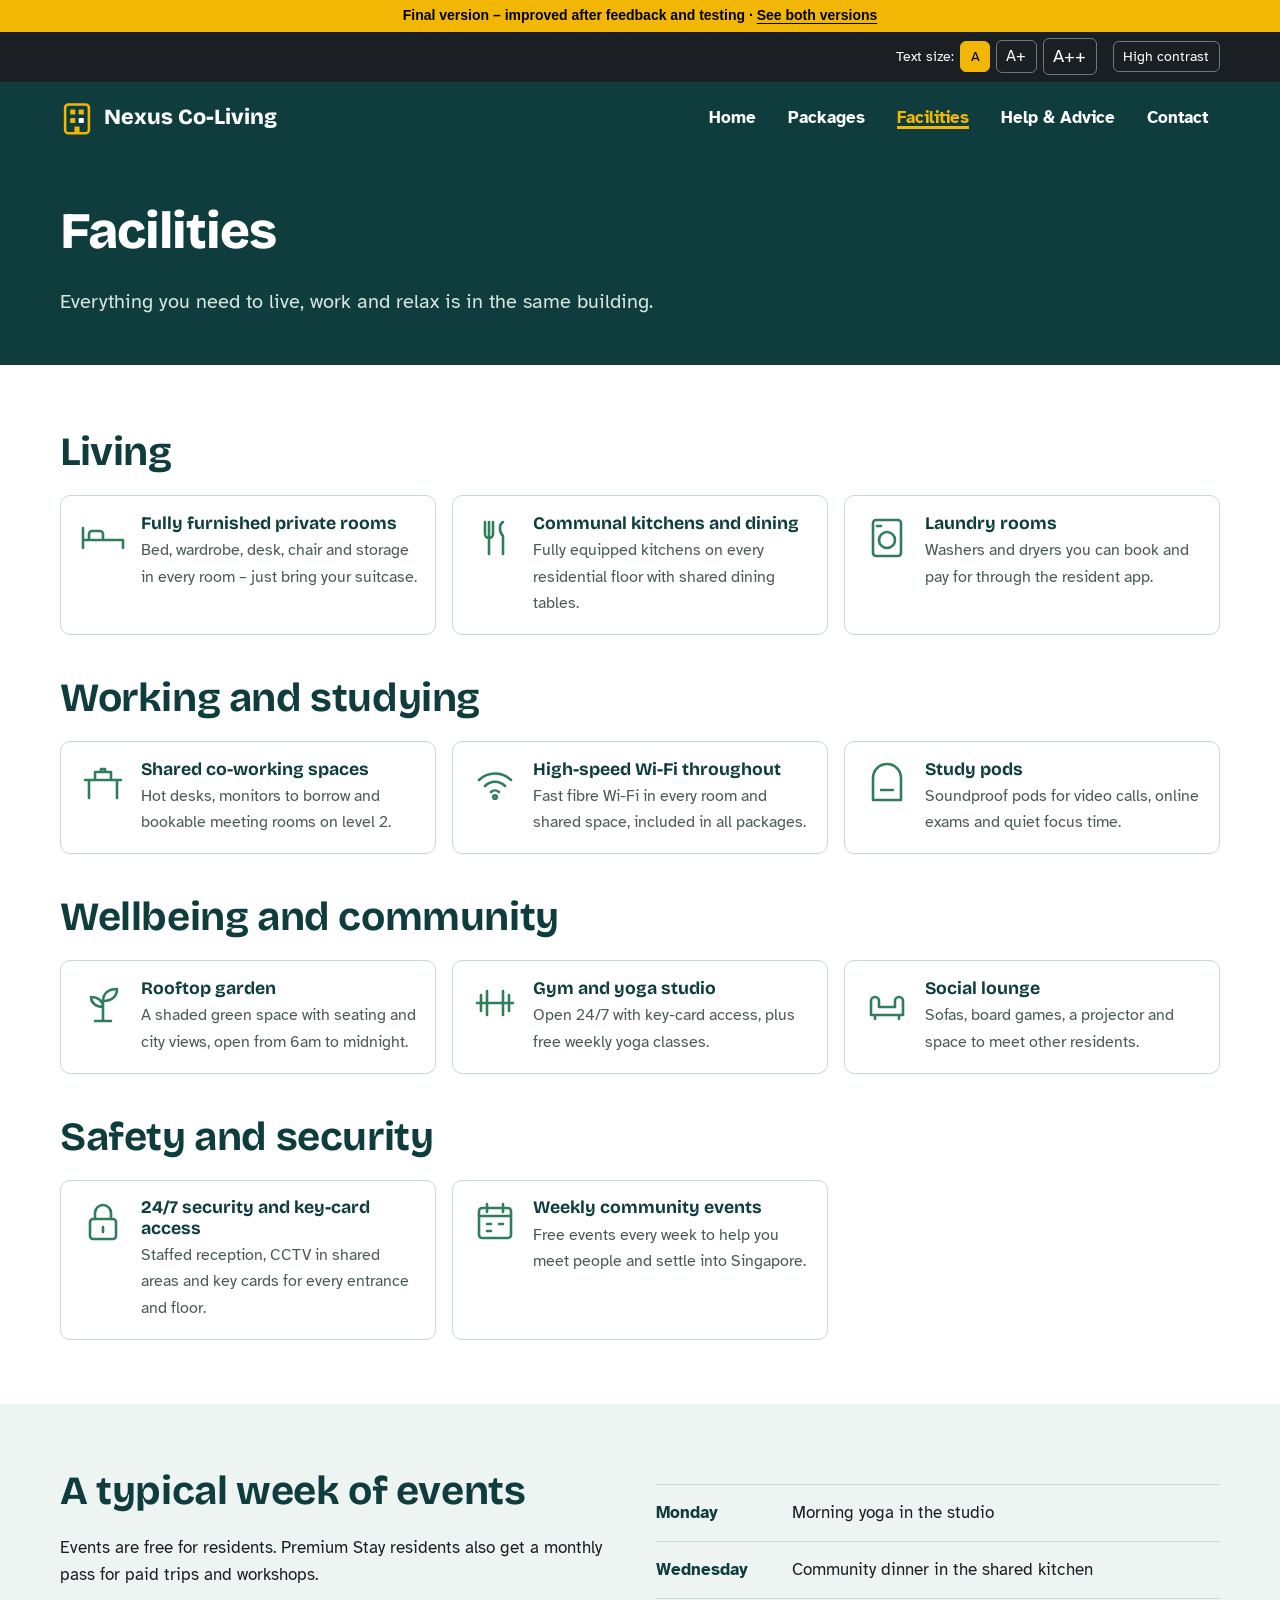
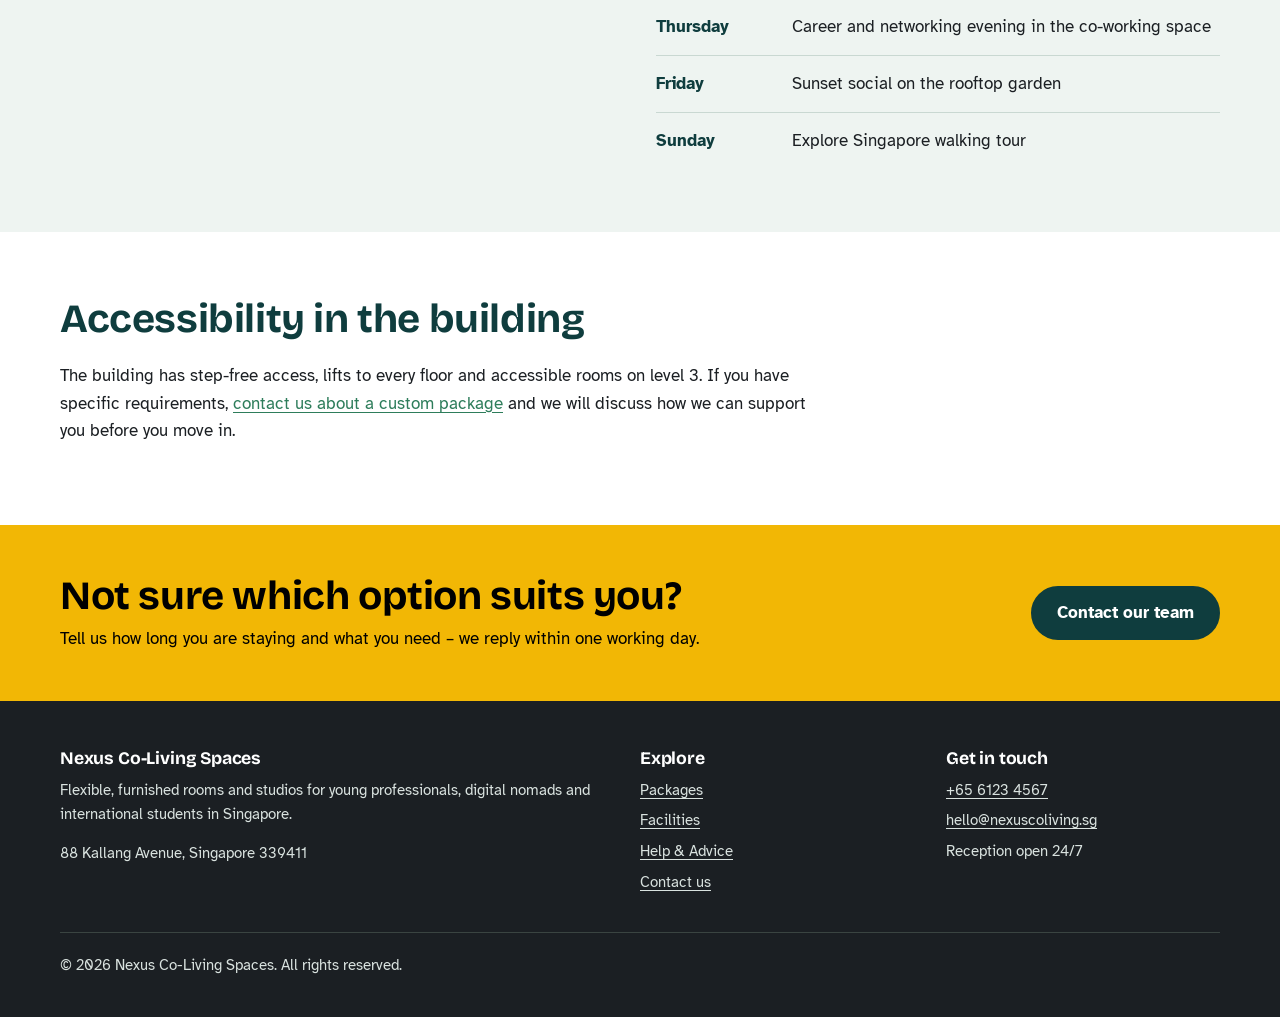
<file: final/facilities.html>
<!DOCTYPE html>
<html lang="en-SG">
<head>
  <meta charset="UTF-8">
  <meta name="viewport" content="width=device-width, initial-scale=1.0">
  <title>Facilities | Nexus Co-Living Spaces</title>
  <meta name="description" content="Co-working spaces, high-speed Wi-Fi, rooftop garden, gym, yoga studio, study pods and 24/7 security at Nexus Co-Living Spaces.">
  <!-- Fonts are stored with the website (fonts folder) so no extra connection to Google is needed.
       The two fonts used first are preloaded so text appears quickly. -->
  <link rel="preload" href="fonts/atkinson-hyperlegible-400.woff2" as="font" type="font/woff2" crossorigin>
  <link rel="preload" href="fonts/bricolage-grotesque-800.woff2" as="font" type="font/woff2" crossorigin>
  <link rel="icon" href="favicon.svg" type="image/svg+xml">
  <link rel="stylesheet" href="css/style.css">
</head>
<body>
  <a class="skip-link" href="#main">Skip to main content</a>
  <!-- Version label (GitHub copy only) -->
  <div class="version-label" style="background:#f2b705;color:#000000;text-align:center;padding:6px 12px;font:700 14px/1.4 Arial,sans-serif">Final version – improved after feedback and testing · <a href="../index.html" style="color:#000000;text-decoration:underline">See both versions</a></div>

  <!-- Accessibility toolbar: text size and high contrast -->
  <div class="a11y-bar" role="region" aria-label="Accessibility settings">
    <div class="container">
      <div class="a11y-group" role="group" aria-label="Text size">
        <span>Text size:</span>
        <button type="button" data-text-size="normal" aria-pressed="true">A</button>
        <button type="button" data-text-size="large" aria-pressed="false" style="font-size:1.1em">A+</button>
        <button type="button" data-text-size="larger" aria-pressed="false" style="font-size:1.25em">A++</button>
      </div>
      <button type="button" id="contrast-toggle" aria-pressed="false">High contrast</button>
    </div>
  </div>

  <header class="site-header">
    <div class="container">
      <a class="logo" href="index.html"><svg viewBox="0 0 40 40" aria-hidden="true" focusable="false"><rect x="6" y="4" width="28" height="34" rx="4" fill="none" stroke="#f2b705" stroke-width="3"/><rect x="12" y="10" width="6" height="6" rx="1" fill="#f2b705"/><rect x="22" y="10" width="6" height="6" rx="1" fill="#f2b705"/><rect x="12" y="20" width="6" height="6" rx="1" fill="#f2b705"/><rect x="22" y="20" width="6" height="6" rx="1" fill="#ffffff"/><rect x="17" y="30" width="6" height="8" fill="#f2b705"/></svg><span>Nexus Co-Living</span></a>
      <button class="nav-toggle" type="button" aria-expanded="false" aria-controls="main-nav">
        <svg width="20" height="20" viewBox="0 0 20 20" aria-hidden="true"><path d="M2 5h16M2 10h16M2 15h16" stroke="currentColor" stroke-width="2.2" stroke-linecap="round"/></svg>
        Menu
      </button>
      <nav id="main-nav" class="main-nav" aria-label="Main">
        <ul>
        <li><a href="index.html">Home</a></li>
        <li><a href="packages.html">Packages</a></li>
        <li><a href="facilities.html" aria-current="page">Facilities</a></li>
        <li><a href="help.html">Help &amp; Advice</a></li>
        <li><a href="contact.html">Contact</a></li>
        </ul>
      </nav>
    </div>
  </header>


  <main id="main">
    <section class="page-banner">
      <div class="container">
        <h1>Facilities</h1>
        <p>Everything you need to live, work and relax is in the same building.</p>
      </div>
    </section>

    <section class="section">
      <div class="container facility-groups">
        <div>
          <h2>Living</h2>
          <ul class="facility-list"><li class="facility"><svg viewBox="0 0 48 48" fill="none" stroke="currentColor" stroke-width="2.6" stroke-linecap="round" stroke-linejoin="round" aria-hidden="true" focusable="false"><path d="M4 34V14M4 26h40v8M44 34v-8M10 26v-6a3 3 0 0 1 3-3h8a3 3 0 0 1 3 3v6"/></svg><div><h3>Fully furnished private rooms</h3><p>Bed, wardrobe, desk, chair and storage in every room – just bring your suitcase.</p></div></li><li class="facility"><svg viewBox="0 0 48 48" fill="none" stroke="currentColor" stroke-width="2.6" stroke-linecap="round" stroke-linejoin="round" aria-hidden="true" focusable="false"><path d="M14 8v12a4 4 0 0 0 8 0V8M18 8v32M32 8c-4 2-4 10 0 14v18"/></svg><div><h3>Communal kitchens and dining</h3><p>Fully equipped kitchens on every residential floor with shared dining tables.</p></div></li><li class="facility"><svg viewBox="0 0 48 48" fill="none" stroke="currentColor" stroke-width="2.6" stroke-linecap="round" stroke-linejoin="round" aria-hidden="true" focusable="false"><rect x="10" y="6" width="28" height="36" rx="3"/><circle cx="24" cy="26" r="8"/><path d="M14 12h4"/></svg><div><h3>Laundry rooms</h3><p>Washers and dryers you can book and pay for through the resident app.</p></div></li></ul>
        </div>
        <div>
          <h2>Working and studying</h2>
          <ul class="facility-list"><li class="facility"><svg viewBox="0 0 48 48" fill="none" stroke="currentColor" stroke-width="2.6" stroke-linecap="round" stroke-linejoin="round" aria-hidden="true" focusable="false"><path d="M6 20h36M10 20v18M38 20v18M16 20v-8h16v8M22 12V9h4v3"/></svg><div><h3>Shared co-working spaces</h3><p>Hot desks, monitors to borrow and bookable meeting rooms on level 2.</p></div></li><li class="facility"><svg viewBox="0 0 48 48" fill="none" stroke="currentColor" stroke-width="2.6" stroke-linecap="round" stroke-linejoin="round" aria-hidden="true" focusable="false"><path d="M8 20a23 23 0 0 1 32 0M14 26a14 14 0 0 1 20 0M20 32a6 6 0 0 1 8 0"/><circle cx="24" cy="37" r="1.8"/></svg><div><h3>High-speed Wi-Fi throughout</h3><p>Fast fibre Wi-Fi in every room and shared space, included in all packages.</p></div></li><li class="facility"><svg viewBox="0 0 48 48" fill="none" stroke="currentColor" stroke-width="2.6" stroke-linecap="round" stroke-linejoin="round" aria-hidden="true" focusable="false"><path d="M10 40V18a14 14 0 0 1 28 0v22M10 40h28M18 30h12"/></svg><div><h3>Study pods</h3><p>Soundproof pods for video calls, online exams and quiet focus time.</p></div></li></ul>
        </div>
        <div>
          <h2>Wellbeing and community</h2>
          <ul class="facility-list"><li class="facility"><svg viewBox="0 0 48 48" fill="none" stroke="currentColor" stroke-width="2.6" stroke-linecap="round" stroke-linejoin="round" aria-hidden="true" focusable="false"><path d="M24 42V22M24 22c0-8 6-12 14-12 0 8-6 12-14 12zM24 28c0-6-5-10-12-10 0 6 5 10 12 10zM16 42h16"/></svg><div><h3>Rooftop garden</h3><p>A shaded green space with seating and city views, open from 6am to midnight.</p></div></li><li class="facility"><svg viewBox="0 0 48 48" fill="none" stroke="currentColor" stroke-width="2.6" stroke-linecap="round" stroke-linejoin="round" aria-hidden="true" focusable="false"><path d="M6 24h36M10 16v16M16 12v24M32 12v24M38 16v16"/></svg><div><h3>Gym and yoga studio</h3><p>Open 24/7 with key-card access, plus free weekly yoga classes.</p></div></li><li class="facility"><svg viewBox="0 0 48 48" fill="none" stroke="currentColor" stroke-width="2.6" stroke-linecap="round" stroke-linejoin="round" aria-hidden="true" focusable="false"><path d="M8 22v14h32V22M8 22a4 4 0 0 1 8 0v6h16v-6a4 4 0 0 1 8 0M12 36v4M36 36v4"/></svg><div><h3>Social lounge</h3><p>Sofas, board games, a projector and space to meet other residents.</p></div></li></ul>
        </div>
        <div>
          <h2>Safety and security</h2>
          <ul class="facility-list"><li class="facility"><svg viewBox="0 0 48 48" fill="none" stroke="currentColor" stroke-width="2.6" stroke-linecap="round" stroke-linejoin="round" aria-hidden="true" focusable="false"><rect x="11" y="21" width="26" height="20" rx="3"/><path d="M16 21v-6a8 8 0 0 1 16 0v6M24 29v5"/></svg><div><h3>24/7 security and key-card access</h3><p>Staffed reception, CCTV in shared areas and key cards for every entrance and floor.</p></div></li><li class="facility"><svg viewBox="0 0 48 48" fill="none" stroke="currentColor" stroke-width="2.6" stroke-linecap="round" stroke-linejoin="round" aria-hidden="true" focusable="false"><rect x="8" y="10" width="32" height="30" rx="3"/><path d="M8 18h32M16 6v8M32 6v8M16 26h4M28 26h4M16 33h4"/></svg><div><h3>Weekly community events</h3><p>Free events every week to help you meet people and settle into Singapore.</p></div></li></ul>
        </div>
      </div>
    </section>

    <section class="section section--tint" aria-labelledby="events-title">
      <div class="container split">
        <div>
          <h2 id="events-title">A typical week of events</h2>
          <p>Events are free for residents. Premium Stay residents also get a monthly pass for paid trips and workshops.</p>
        </div>
        <ul class="events">
          <li><strong>Monday</strong><span>Morning yoga in the studio</span></li>
          <li><strong>Wednesday</strong><span>Community dinner in the shared kitchen</span></li>
          <li><strong>Thursday</strong><span>Career and networking evening in the co-working space</span></li>
          <li><strong>Friday</strong><span>Sunset social on the rooftop garden</span></li>
          <li><strong>Sunday</strong><span>Explore Singapore walking tour</span></li>
        </ul>
      </div>
    </section>

    <section class="section" aria-labelledby="access-title">
      <div class="container">
        <h2 id="access-title">Accessibility in the building</h2>
        <p>The building has step-free access, lifts to every floor and accessible rooms on level 3. If you have specific requirements, <a href="contact.html?type=custom">contact us about a custom package</a> and we will discuss how we can support you before you move in.</p>
      </div>
    </section>

    <section class="cta-strip" aria-labelledby="cta-title">
      <div class="container">
        <div>
          <h2 id="cta-title">Not sure which option suits you?</h2>
          <p>Tell us how long you are staying and what you need – we reply within one working day.</p>
        </div>
        <a class="btn" href="contact.html">Contact our team</a>
      </div>
    </section>
  </main>

  <footer class="site-footer">
    <div class="container">
      <div class="footer-grid">
        <div>
          <h2>Nexus Co-Living Spaces</h2>
          <p>Flexible, furnished rooms and studios for young professionals, digital nomads and international students in Singapore.</p>
          <p>88 Kallang Avenue, Singapore 339411</p>
        </div>
        <div>
          <h2>Explore</h2>
          <ul>
            <li><a href="packages.html">Packages</a></li>
            <li><a href="facilities.html">Facilities</a></li>
            <li><a href="help.html">Help &amp; Advice</a></li>
            <li><a href="contact.html">Contact us</a></li>
          </ul>
        </div>
        <div>
          <h2>Get in touch</h2>
          <ul>
            <li><a href="tel:+6561234567">+65 6123 4567</a></li>
            <li><a href="mailto:hello@nexuscoliving.sg">hello@nexuscoliving.sg</a></li>
            <li>Reception open 24/7</li>
          </ul>
        </div>
      </div>
      <div class="footer-bottom">
        <p>&copy; 2026 Nexus Co-Living Spaces. All rights reserved.</p>
      </div>
    </div>
  </footer>

  <script src="js/main.js" defer></script>
</body>
</html>
</file>
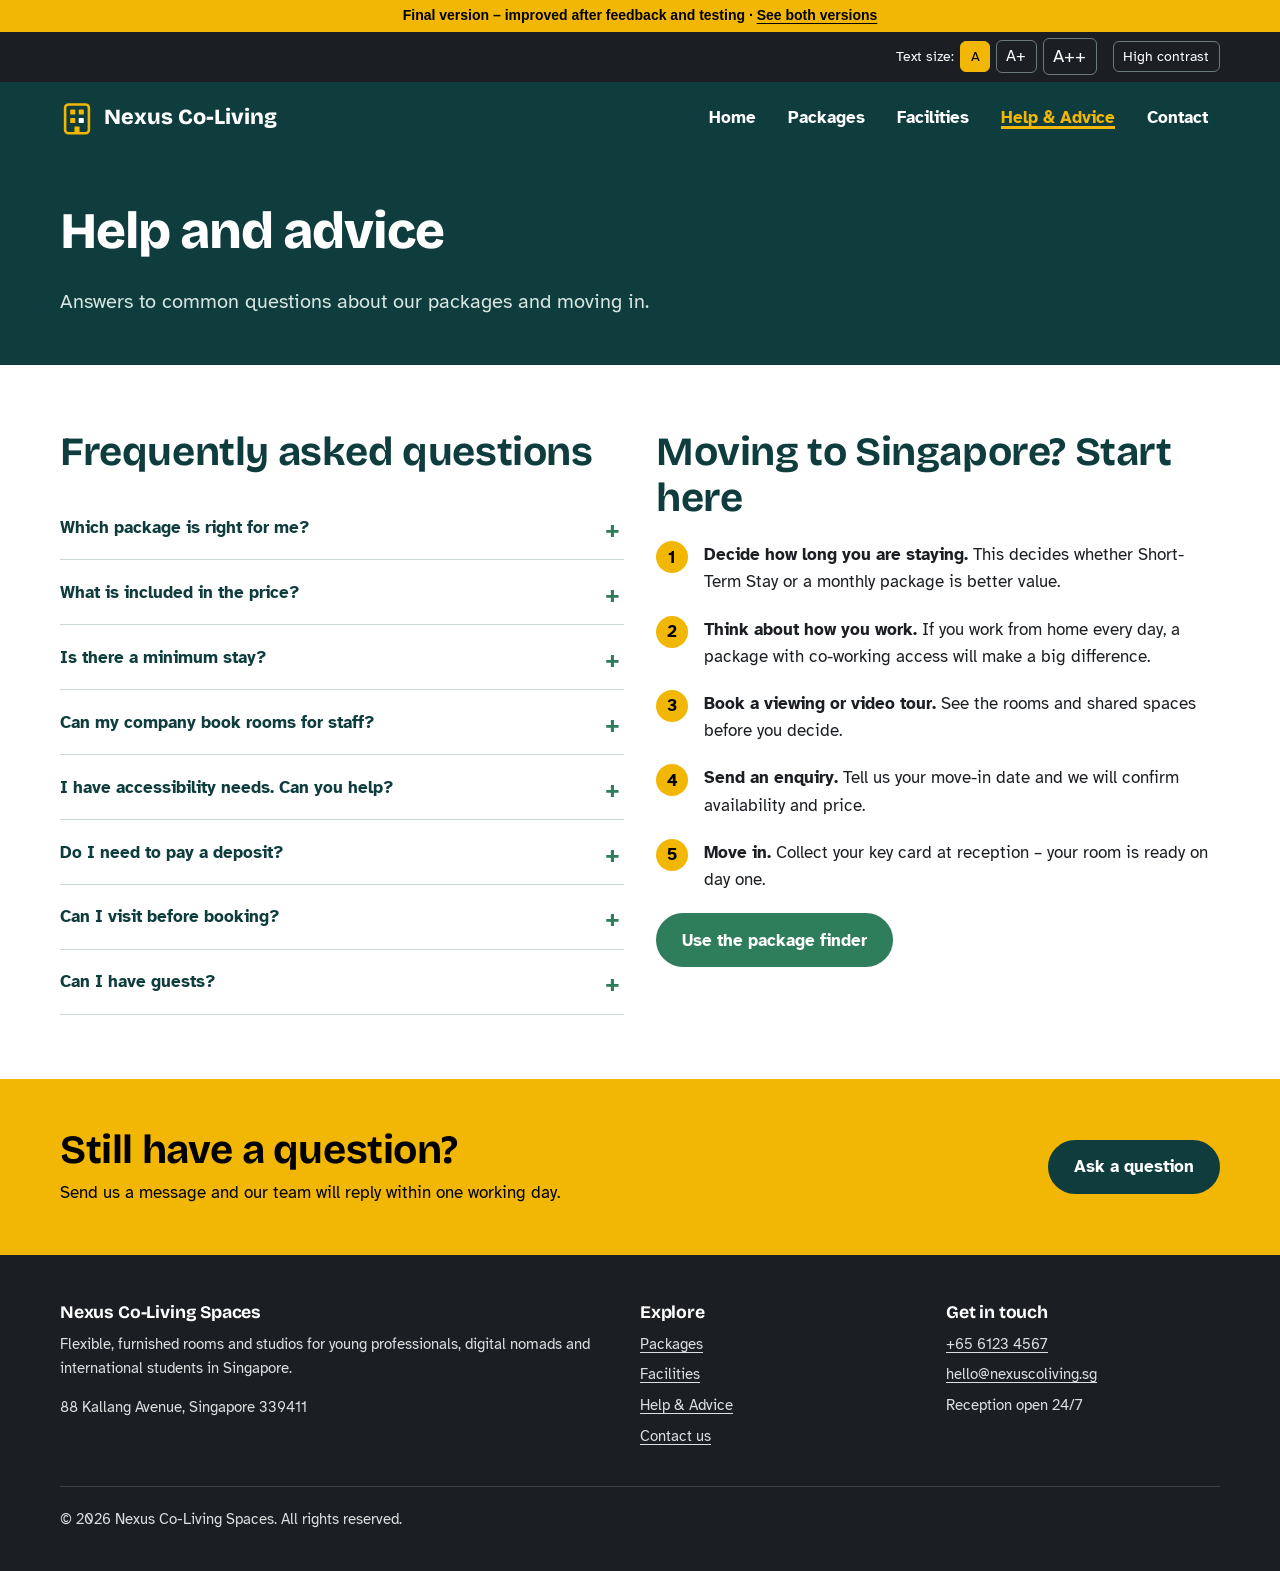
<file: final/help.html>
<!DOCTYPE html>
<html lang="en-SG">
<head>
  <meta charset="UTF-8">
  <meta name="viewport" content="width=device-width, initial-scale=1.0">
  <title>Help and advice | Nexus Co-Living Spaces</title>
  <meta name="description" content="Answers to common questions about Nexus Co-Living packages, prices, deposits, corporate bookings and accessibility.">
  <!-- Fonts are stored with the website (fonts folder) so no extra connection to Google is needed.
       The two fonts used first are preloaded so text appears quickly. -->
  <link rel="preload" href="fonts/atkinson-hyperlegible-400.woff2" as="font" type="font/woff2" crossorigin>
  <link rel="preload" href="fonts/bricolage-grotesque-800.woff2" as="font" type="font/woff2" crossorigin>
  <link rel="icon" href="favicon.svg" type="image/svg+xml">
  <link rel="stylesheet" href="css/style.css">
</head>
<body>
  <a class="skip-link" href="#main">Skip to main content</a>
  <!-- Version label (GitHub copy only) -->
  <div class="version-label" style="background:#f2b705;color:#000000;text-align:center;padding:6px 12px;font:700 14px/1.4 Arial,sans-serif">Final version – improved after feedback and testing · <a href="../index.html" style="color:#000000;text-decoration:underline">See both versions</a></div>

  <!-- Accessibility toolbar: text size and high contrast -->
  <div class="a11y-bar" role="region" aria-label="Accessibility settings">
    <div class="container">
      <div class="a11y-group" role="group" aria-label="Text size">
        <span>Text size:</span>
        <button type="button" data-text-size="normal" aria-pressed="true">A</button>
        <button type="button" data-text-size="large" aria-pressed="false" style="font-size:1.1em">A+</button>
        <button type="button" data-text-size="larger" aria-pressed="false" style="font-size:1.25em">A++</button>
      </div>
      <button type="button" id="contrast-toggle" aria-pressed="false">High contrast</button>
    </div>
  </div>

  <header class="site-header">
    <div class="container">
      <a class="logo" href="index.html"><svg viewBox="0 0 40 40" aria-hidden="true" focusable="false"><rect x="6" y="4" width="28" height="34" rx="4" fill="none" stroke="#f2b705" stroke-width="3"/><rect x="12" y="10" width="6" height="6" rx="1" fill="#f2b705"/><rect x="22" y="10" width="6" height="6" rx="1" fill="#f2b705"/><rect x="12" y="20" width="6" height="6" rx="1" fill="#f2b705"/><rect x="22" y="20" width="6" height="6" rx="1" fill="#ffffff"/><rect x="17" y="30" width="6" height="8" fill="#f2b705"/></svg><span>Nexus Co-Living</span></a>
      <button class="nav-toggle" type="button" aria-expanded="false" aria-controls="main-nav">
        <svg width="20" height="20" viewBox="0 0 20 20" aria-hidden="true"><path d="M2 5h16M2 10h16M2 15h16" stroke="currentColor" stroke-width="2.2" stroke-linecap="round"/></svg>
        Menu
      </button>
      <nav id="main-nav" class="main-nav" aria-label="Main">
        <ul>
        <li><a href="index.html">Home</a></li>
        <li><a href="packages.html">Packages</a></li>
        <li><a href="facilities.html">Facilities</a></li>
        <li><a href="help.html" aria-current="page">Help &amp; Advice</a></li>
        <li><a href="contact.html">Contact</a></li>
        </ul>
      </nav>
    </div>
  </header>


  <main id="main">
    <section class="page-banner">
      <div class="container">
        <h1>Help and advice</h1>
        <p>Answers to common questions about our packages and moving in.</p>
      </div>
    </section>

    <section class="section" aria-labelledby="faq-title">
      <div class="container split">
        <div class="faq">
          <h2 id="faq-title">Frequently asked questions</h2>
          <details>
            <summary>Which package is right for me?</summary>
            <p>If you are staying less than a month, choose Short-Term Stay. For longer stays, choose Standard Stay if you are happy with a private bedroom in a shared apartment, or Premium Stay if you want your own studio and access to every facility. You can also use our <a href="packages.html#finder-title">package finder</a>.</p>
          </details>
          <details>
            <summary>What is included in the price?</summary>
            <p>All packages include a furnished room, electricity, water and air-conditioning. Premium Stay and Standard Stay also include high-speed internet and cleaning. See the <a href="packages.html#compare-title">comparison table</a> for full details.</p>
          </details>
          <details>
            <summary>Is there a minimum stay?</summary>
            <p>Short-Term Stay can be booked for 1 to 4 weeks. Premium Stay and Standard Stay start from one month. For longer stays, ask about a custom package.</p>
          </details>
          <details>
            <summary>Can my company book rooms for staff?</summary>
            <p>Yes. We arrange corporate bookings as custom packages with one monthly invoice. <a href="contact.html?type=custom">Contact us</a> with the number of rooms and dates you need.</p>
          </details>
          <details>
            <summary>I have accessibility needs. Can you help?</summary>
            <p>Yes. We have step-free access, lifts and accessible rooms. Every resident has different needs, so contact us to discuss your requirements and we will arrange a custom package.</p>
          </details>
          <details>
            <summary>Do I need to pay a deposit?</summary>
            <p>Premium Stay and Standard Stay need a deposit of one month’s rent, which is returned when you move out. Short-Term Stay is paid in full when you book.</p>
          </details>
          <details>
            <summary>Can I visit before booking?</summary>
            <p>Yes. You can book a viewing in person or a video tour through our <a href="contact.html">contact form</a>.</p>
          </details>
          <details>
            <summary>Can I have guests?</summary>
            <p>Residents can have day guests, who sign in at reception. Overnight guests can stay up to three nights a month in Premium Stay studios.</p>
          </details>
        </div>
        <div>
          <h2>Moving to Singapore? Start here</h2>
          <ol class="tips">
            <li><strong>Decide how long you are staying.</strong> This decides whether Short-Term Stay or a monthly package is better value.</li>
            <li><strong>Think about how you work.</strong> If you work from home every day, a package with co-working access will make a big difference.</li>
            <li><strong>Book a viewing or video tour.</strong> See the rooms and shared spaces before you decide.</li>
            <li><strong>Send an enquiry.</strong> Tell us your move-in date and we will confirm availability and price.</li>
            <li><strong>Move in.</strong> Collect your key card at reception – your room is ready on day one.</li>
          </ol>
          <a class="btn" href="packages.html#finder-title">Use the package finder</a>
        </div>
      </div>
    </section>

    <section class="cta-strip" aria-labelledby="cta-title">
      <div class="container">
        <div>
          <h2 id="cta-title">Still have a question?</h2>
          <p>Send us a message and our team will reply within one working day.</p>
        </div>
        <a class="btn" href="contact.html">Ask a question</a>
      </div>
    </section>
  </main>

  <footer class="site-footer">
    <div class="container">
      <div class="footer-grid">
        <div>
          <h2>Nexus Co-Living Spaces</h2>
          <p>Flexible, furnished rooms and studios for young professionals, digital nomads and international students in Singapore.</p>
          <p>88 Kallang Avenue, Singapore 339411</p>
        </div>
        <div>
          <h2>Explore</h2>
          <ul>
            <li><a href="packages.html">Packages</a></li>
            <li><a href="facilities.html">Facilities</a></li>
            <li><a href="help.html">Help &amp; Advice</a></li>
            <li><a href="contact.html">Contact us</a></li>
          </ul>
        </div>
        <div>
          <h2>Get in touch</h2>
          <ul>
            <li><a href="tel:+6561234567">+65 6123 4567</a></li>
            <li><a href="mailto:hello@nexuscoliving.sg">hello@nexuscoliving.sg</a></li>
            <li>Reception open 24/7</li>
          </ul>
        </div>
      </div>
      <div class="footer-bottom">
        <p>&copy; 2026 Nexus Co-Living Spaces. All rights reserved.</p>
      </div>
    </div>
  </footer>

  <script src="js/main.js" defer></script>
</body>
</html>
</file>
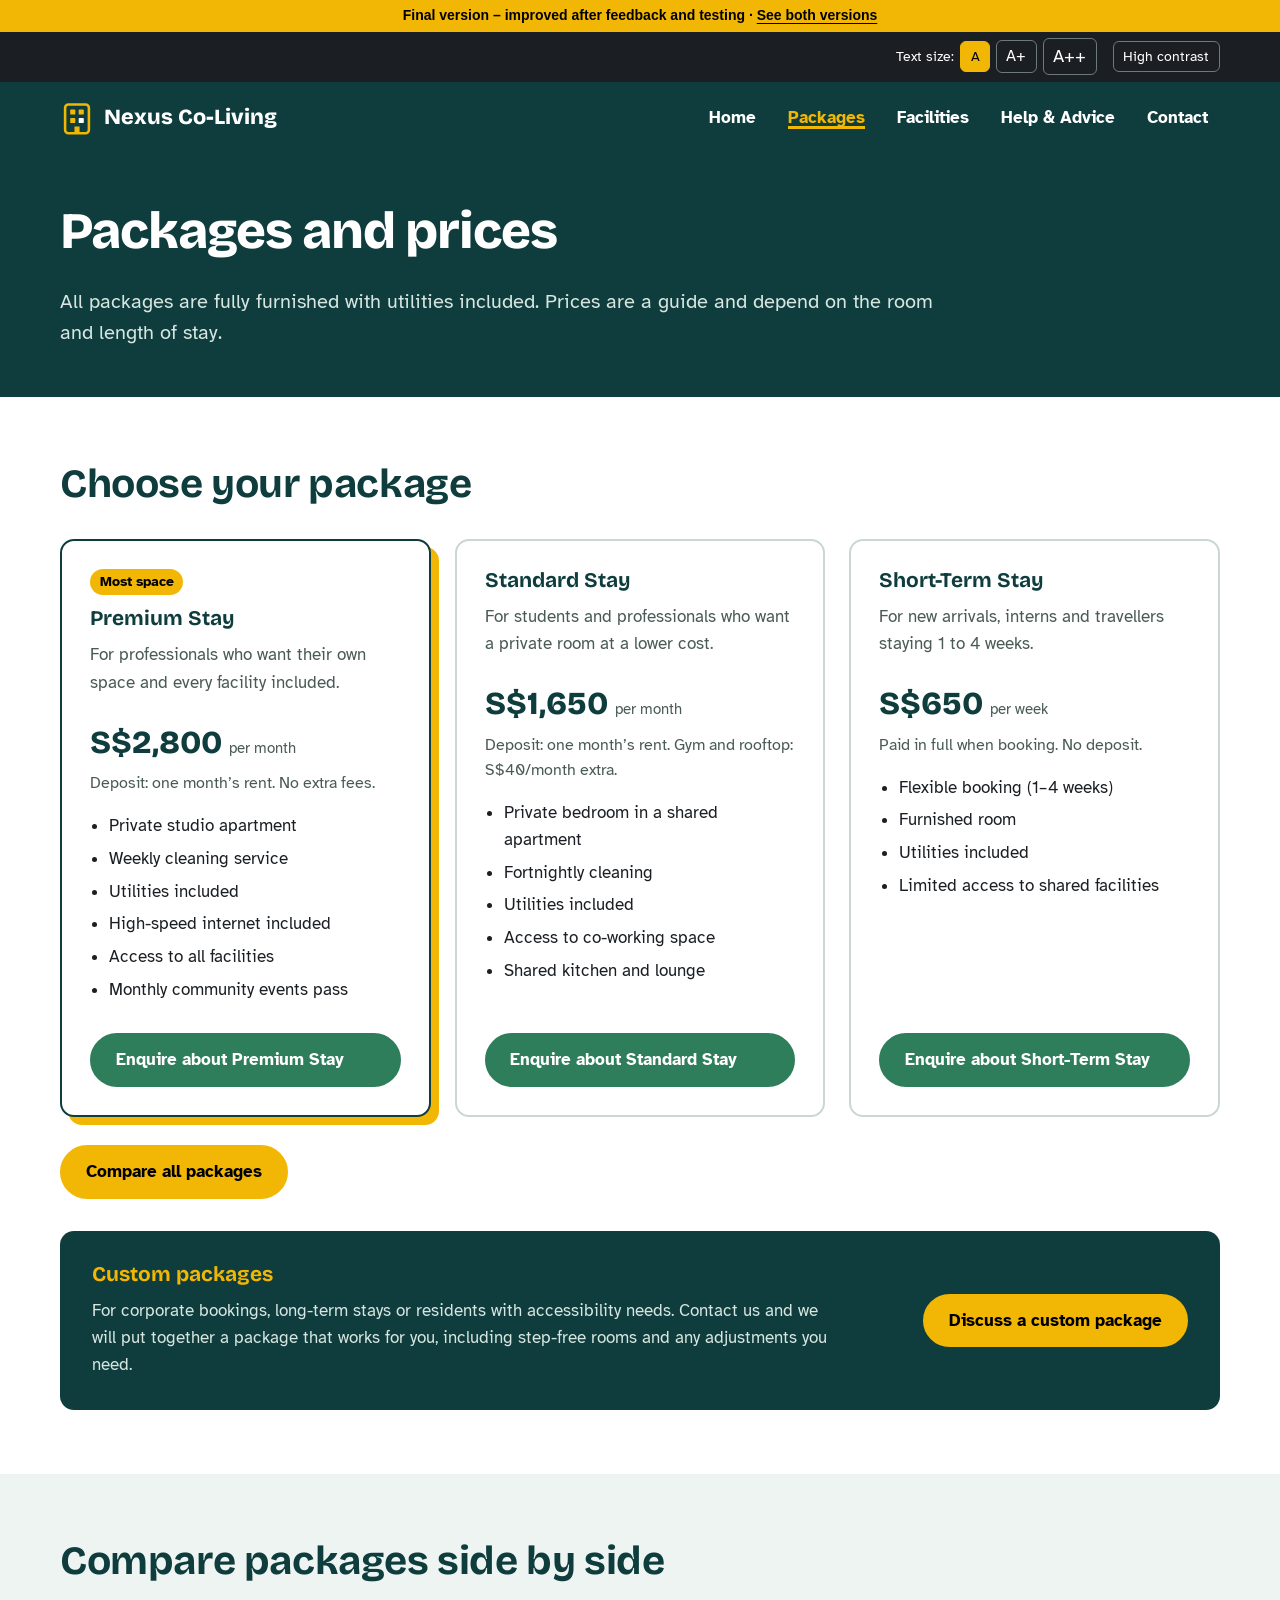
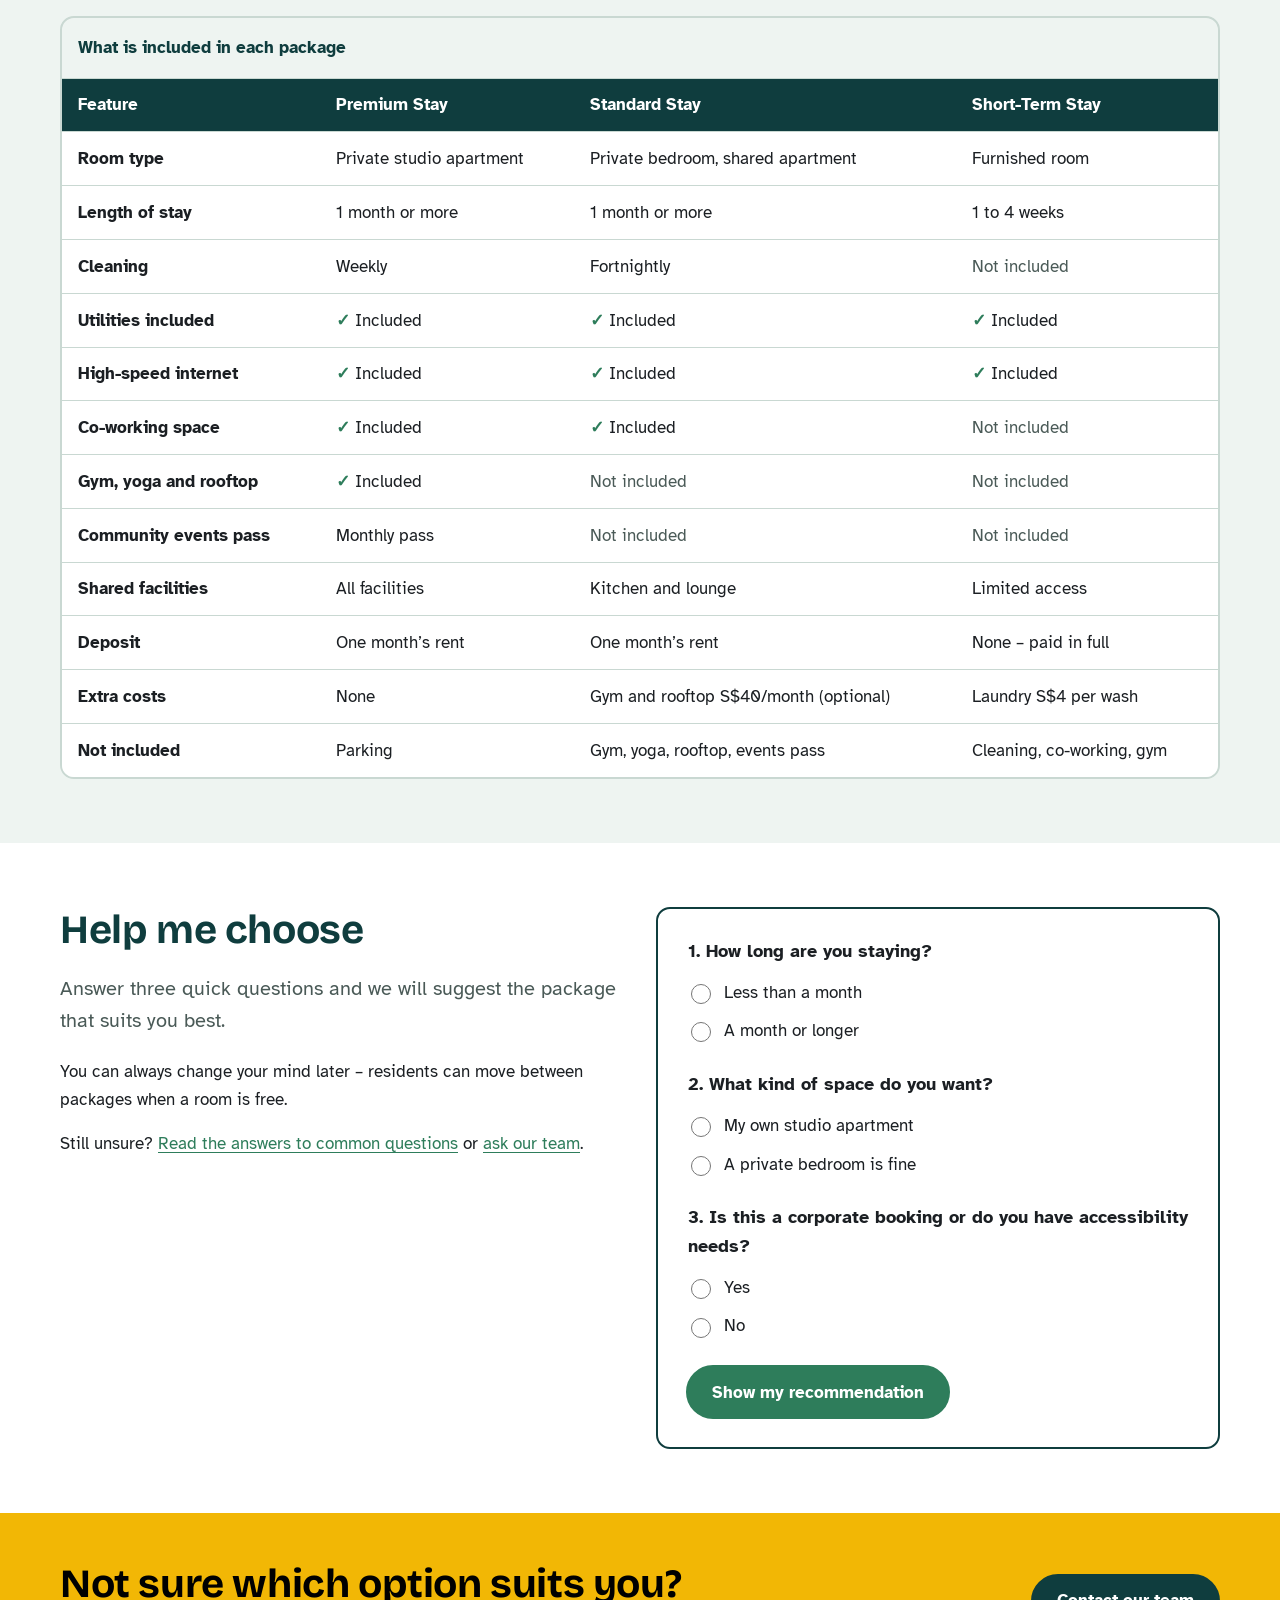
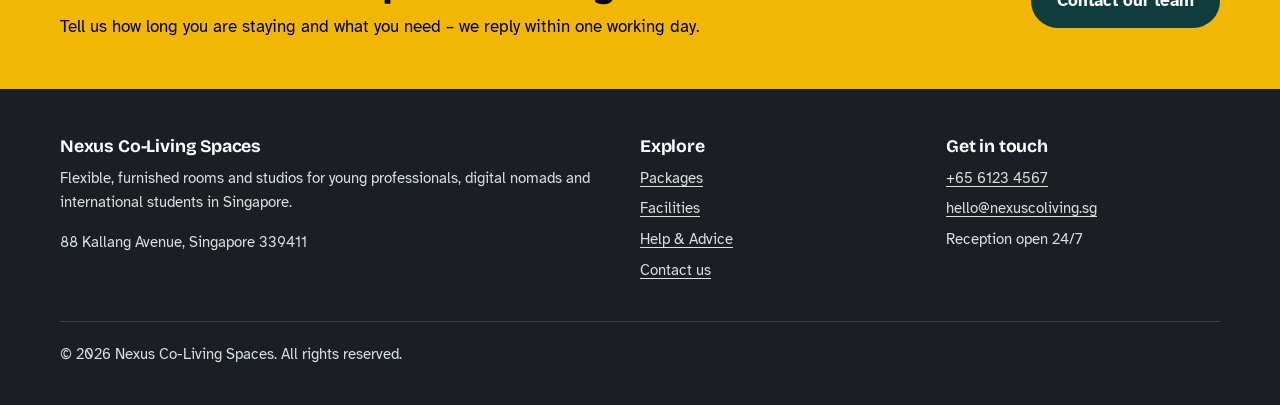
<file: final/packages.html>
<!DOCTYPE html>
<html lang="en-SG">
<head>
  <meta charset="UTF-8">
  <meta name="viewport" content="width=device-width, initial-scale=1.0">
  <title>Packages and prices | Nexus Co-Living Spaces</title>
  <meta name="description" content="Compare Premium Stay, Standard Stay, Short-Term Stay and custom packages at Nexus Co-Living Spaces in Singapore.">
  <!-- Fonts are stored with the website (fonts folder) so no extra connection to Google is needed.
       The two fonts used first are preloaded so text appears quickly. -->
  <link rel="preload" href="fonts/atkinson-hyperlegible-400.woff2" as="font" type="font/woff2" crossorigin>
  <link rel="preload" href="fonts/bricolage-grotesque-800.woff2" as="font" type="font/woff2" crossorigin>
  <link rel="icon" href="favicon.svg" type="image/svg+xml">
  <link rel="stylesheet" href="css/style.css">
</head>
<body>
  <a class="skip-link" href="#main">Skip to main content</a>
  <!-- Version label (GitHub copy only) -->
  <div class="version-label" style="background:#f2b705;color:#000000;text-align:center;padding:6px 12px;font:700 14px/1.4 Arial,sans-serif">Final version – improved after feedback and testing · <a href="../index.html" style="color:#000000;text-decoration:underline">See both versions</a></div>

  <!-- Accessibility toolbar: text size and high contrast -->
  <div class="a11y-bar" role="region" aria-label="Accessibility settings">
    <div class="container">
      <div class="a11y-group" role="group" aria-label="Text size">
        <span>Text size:</span>
        <button type="button" data-text-size="normal" aria-pressed="true">A</button>
        <button type="button" data-text-size="large" aria-pressed="false" style="font-size:1.1em">A+</button>
        <button type="button" data-text-size="larger" aria-pressed="false" style="font-size:1.25em">A++</button>
      </div>
      <button type="button" id="contrast-toggle" aria-pressed="false">High contrast</button>
    </div>
  </div>

  <header class="site-header">
    <div class="container">
      <a class="logo" href="index.html"><svg viewBox="0 0 40 40" aria-hidden="true" focusable="false"><rect x="6" y="4" width="28" height="34" rx="4" fill="none" stroke="#f2b705" stroke-width="3"/><rect x="12" y="10" width="6" height="6" rx="1" fill="#f2b705"/><rect x="22" y="10" width="6" height="6" rx="1" fill="#f2b705"/><rect x="12" y="20" width="6" height="6" rx="1" fill="#f2b705"/><rect x="22" y="20" width="6" height="6" rx="1" fill="#ffffff"/><rect x="17" y="30" width="6" height="8" fill="#f2b705"/></svg><span>Nexus Co-Living</span></a>
      <button class="nav-toggle" type="button" aria-expanded="false" aria-controls="main-nav">
        <svg width="20" height="20" viewBox="0 0 20 20" aria-hidden="true"><path d="M2 5h16M2 10h16M2 15h16" stroke="currentColor" stroke-width="2.2" stroke-linecap="round"/></svg>
        Menu
      </button>
      <nav id="main-nav" class="main-nav" aria-label="Main">
        <ul>
        <li><a href="index.html">Home</a></li>
        <li><a href="packages.html" aria-current="page">Packages</a></li>
        <li><a href="facilities.html">Facilities</a></li>
        <li><a href="help.html">Help &amp; Advice</a></li>
        <li><a href="contact.html">Contact</a></li>
        </ul>
      </nav>
    </div>
  </header>


  <main id="main">
    <section class="page-banner">
      <div class="container">
        <h1>Packages and prices</h1>
        <p>All packages are fully furnished with utilities included. Prices are a guide and depend on the room and length of stay.</p>
      </div>
    </section>

    <section class="section" aria-labelledby="options-title">
      <div class="container">
        <h2 id="options-title">Choose your package</h2>
        <div class="packages">
          <article class="package package--featured" id="premium">
            <span class="tag">Most space</span>
            <h3>Premium Stay</h3>
            <p class="best-for">For professionals who want their own space and every facility included.</p>
            <p class="price">S$2,800 <small>per month</small></p>
            <p class="cost-note">Deposit: one month’s rent. No extra fees.</p>
            <ul><li>Private studio apartment</li><li>Weekly cleaning service</li><li>Utilities included</li><li>High-speed internet included</li><li>Access to all facilities</li><li>Monthly community events pass</li></ul>
            <a class="btn" href="contact.html?type=premium">Enquire about Premium Stay</a>
          </article>
          <article class="package" id="standard">
            
            <h3>Standard Stay</h3>
            <p class="best-for">For students and professionals who want a private room at a lower cost.</p>
            <p class="price">S$1,650 <small>per month</small></p>
            <p class="cost-note">Deposit: one month’s rent. Gym and rooftop: S$40/month extra.</p>
            <ul><li>Private bedroom in a shared apartment</li><li>Fortnightly cleaning</li><li>Utilities included</li><li>Access to co-working space</li><li>Shared kitchen and lounge</li></ul>
            <a class="btn" href="contact.html?type=standard">Enquire about Standard Stay</a>
          </article>
          <article class="package" id="short">
            
            <h3>Short-Term Stay</h3>
            <p class="best-for">For new arrivals, interns and travellers staying 1 to 4 weeks.</p>
            <p class="price">S$650 <small>per week</small></p>
            <p class="cost-note">Paid in full when booking. No deposit.</p>
            <ul><li>Flexible booking (1–4 weeks)</li><li>Furnished room</li><li>Utilities included</li><li>Limited access to shared facilities</li></ul>
            <a class="btn" href="contact.html?type=short">Enquire about Short-Term Stay</a>
          </article>
        </div>
        <p class="after-packages"><a class="btn btn--sun" href="#compare-title">Compare all packages</a></p>

        <div class="custom-package" id="custom">
          <div>
            <h3>Custom packages</h3>
            <p>For corporate bookings, long-term stays or residents with accessibility needs. Contact us and we will put together a package that works for you, including step-free rooms and any adjustments you need.</p>
          </div>
          <a class="btn btn--sun" href="contact.html?type=custom">Discuss a custom package</a>
        </div>
      </div>
    </section>

    <section class="section section--tint" aria-labelledby="compare-title">
      <div class="container">
        <h2 id="compare-title">Compare packages side by side</h2>
        <div class="table-wrap" tabindex="0" role="region" aria-label="Package comparison table, scrolls sideways on small screens">
          <table>
            <caption>What is included in each package</caption>
            <thead>
              <tr><th scope="col">Feature</th><th scope="col">Premium Stay</th><th scope="col">Standard Stay</th><th scope="col">Short-Term Stay</th></tr>
            </thead>
            <tbody>
              <tr><th scope="row">Room type</th><td>Private studio apartment</td><td>Private bedroom, shared apartment</td><td>Furnished room</td></tr>
              <tr><th scope="row">Length of stay</th><td>1 month or more</td><td>1 month or more</td><td>1 to 4 weeks</td></tr>
              <tr><th scope="row">Cleaning</th><td>Weekly</td><td>Fortnightly</td><td class="no">Not included</td></tr>
              <tr><th scope="row">Utilities included</th><td class="yes">Included</td><td class="yes">Included</td><td class="yes">Included</td></tr>
              <tr><th scope="row">High-speed internet</th><td class="yes">Included</td><td class="yes">Included</td><td class="yes">Included</td></tr>
              <tr><th scope="row">Co-working space</th><td class="yes">Included</td><td class="yes">Included</td><td class="no">Not included</td></tr>
              <tr><th scope="row">Gym, yoga and rooftop</th><td class="yes">Included</td><td class="no">Not included</td><td class="no">Not included</td></tr>
              <tr><th scope="row">Community events pass</th><td>Monthly pass</td><td class="no">Not included</td><td class="no">Not included</td></tr>
              <tr><th scope="row">Shared facilities</th><td>All facilities</td><td>Kitchen and lounge</td><td>Limited access</td></tr>
              <tr><th scope="row">Deposit</th><td>One month’s rent</td><td>One month’s rent</td><td>None – paid in full</td></tr>
              <tr><th scope="row">Extra costs</th><td>None</td><td>Gym and rooftop S$40/month (optional)</td><td>Laundry S$4 per wash</td></tr>
              <tr><th scope="row">Not included</th><td>Parking</td><td>Gym, yoga, rooftop, events pass</td><td>Cleaning, co-working, gym</td></tr>
            </tbody>
          </table>
        </div>
      </div>
    </section>

    <section class="section" aria-labelledby="finder-title">
      <div class="container split">
        <div>
          <h2 id="finder-title">Help me choose</h2>
          <p class="lead">Answer three quick questions and we will suggest the package that suits you best.</p>
          <p>You can always change your mind later – residents can move between packages when a room is free.</p>
          <p>Still unsure? <a href="help.html#faq-title">Read the answers to common questions</a> or <a href="contact.html">ask our team</a>.</p>
        </div>
        <form class="finder" id="finder-form">
          <fieldset>
            <legend>1. How long are you staying?</legend>
            <label class="choice"><input type="radio" name="stay" value="short"> Less than a month</label>
            <label class="choice"><input type="radio" name="stay" value="long"> A month or longer</label>
          </fieldset>
          <fieldset>
            <legend>2. What kind of space do you want?</legend>
            <label class="choice"><input type="radio" name="space" value="studio"> My own studio apartment</label>
            <label class="choice"><input type="radio" name="space" value="room"> A private bedroom is fine</label>
          </fieldset>
          <fieldset>
            <legend>3. Is this a corporate booking or do you have accessibility needs?</legend>
            <label class="choice"><input type="radio" name="needs" value="yes"> Yes</label>
            <label class="choice"><input type="radio" name="needs" value="no"> No</label>
          </fieldset>
          <button class="btn" type="submit">Show my recommendation</button>
          <div class="finder-result" id="finder-result" tabindex="-1" aria-live="polite"></div>
        </form>
      </div>
    </section>

    <section class="cta-strip" aria-labelledby="cta-title">
      <div class="container">
        <div>
          <h2 id="cta-title">Not sure which option suits you?</h2>
          <p>Tell us how long you are staying and what you need – we reply within one working day.</p>
        </div>
        <a class="btn" href="contact.html">Contact our team</a>
      </div>
    </section>
  </main>

  <footer class="site-footer">
    <div class="container">
      <div class="footer-grid">
        <div>
          <h2>Nexus Co-Living Spaces</h2>
          <p>Flexible, furnished rooms and studios for young professionals, digital nomads and international students in Singapore.</p>
          <p>88 Kallang Avenue, Singapore 339411</p>
        </div>
        <div>
          <h2>Explore</h2>
          <ul>
            <li><a href="packages.html">Packages</a></li>
            <li><a href="facilities.html">Facilities</a></li>
            <li><a href="help.html">Help &amp; Advice</a></li>
            <li><a href="contact.html">Contact us</a></li>
          </ul>
        </div>
        <div>
          <h2>Get in touch</h2>
          <ul>
            <li><a href="tel:+6561234567">+65 6123 4567</a></li>
            <li><a href="mailto:hello@nexuscoliving.sg">hello@nexuscoliving.sg</a></li>
            <li>Reception open 24/7</li>
          </ul>
        </div>
      </div>
      <div class="footer-bottom">
        <p>&copy; 2026 Nexus Co-Living Spaces. All rights reserved.</p>
      </div>
    </div>
  </footer>

  <script src="js/main.js" defer></script>
</body>
</html>
</file>
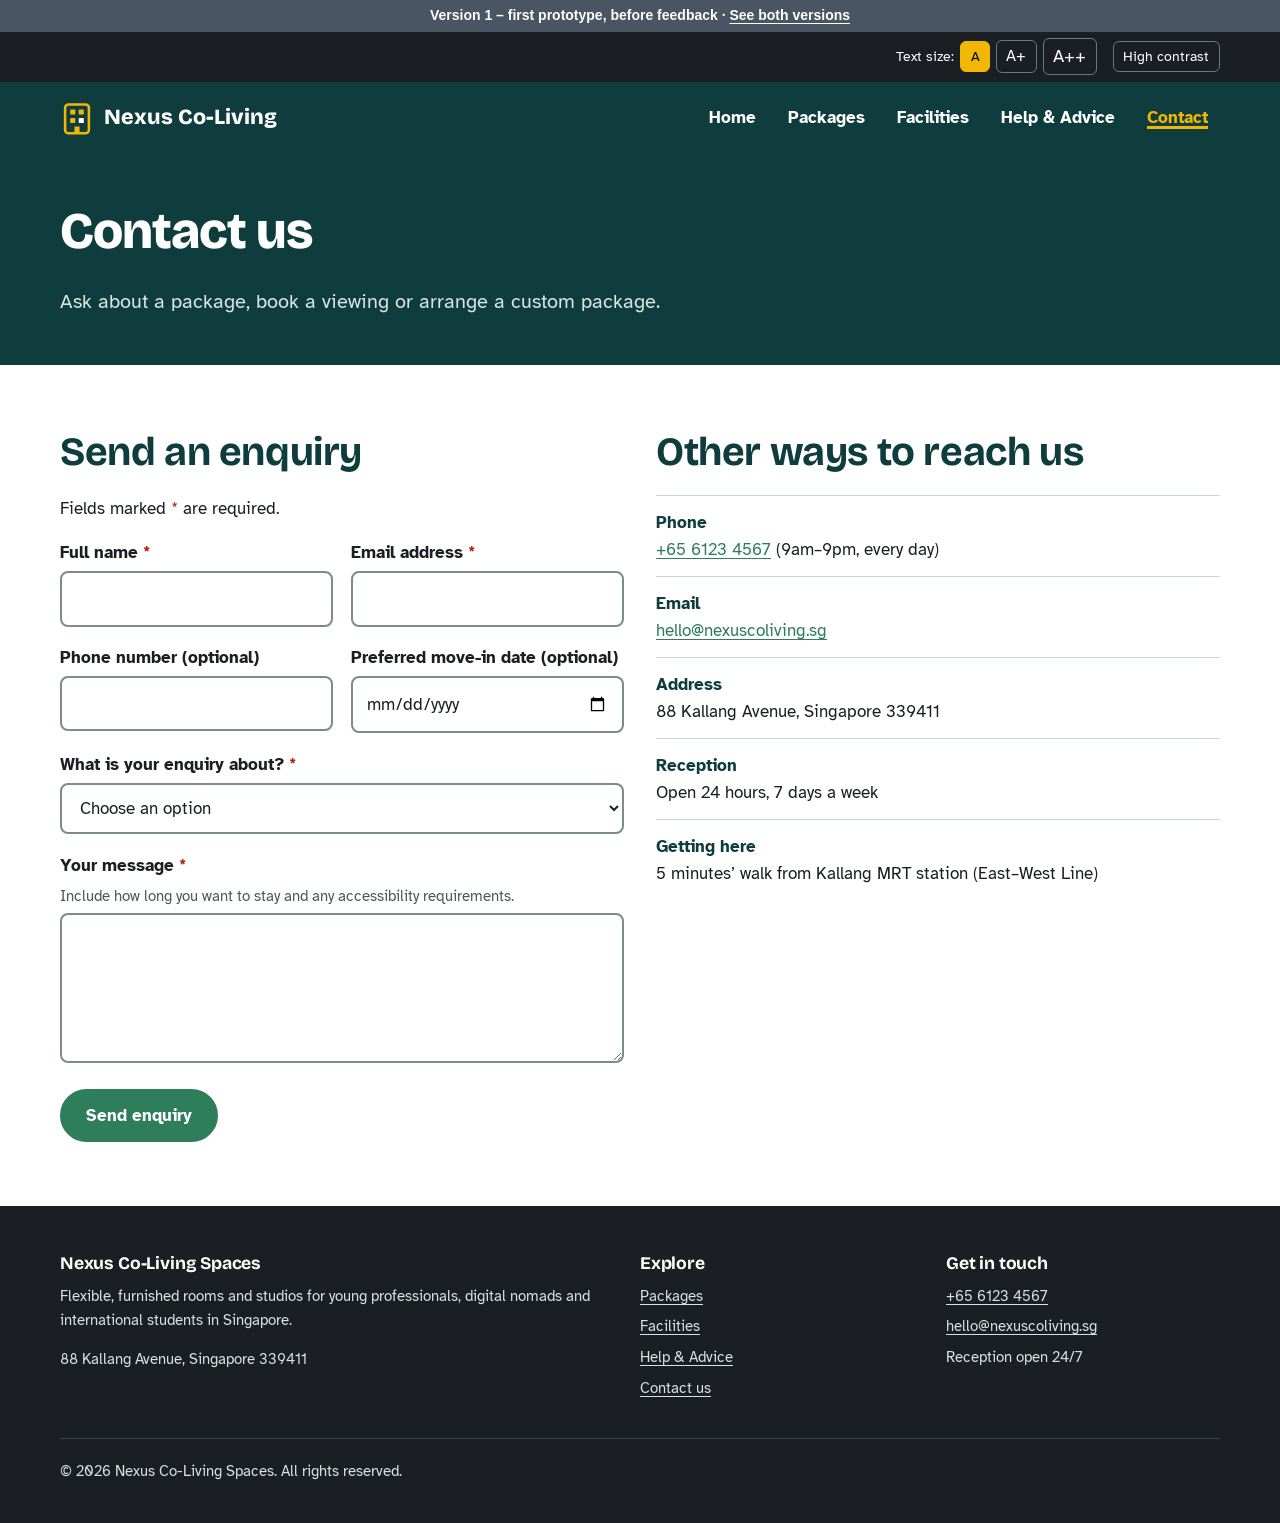
<file: version-1/contact.html>
<!DOCTYPE html>
<html lang="en-SG">
<head>
  <meta charset="UTF-8">
  <meta name="viewport" content="width=device-width, initial-scale=1.0">
  <title>Contact us | Nexus Co-Living Spaces</title>
  <meta name="description" content="Contact Nexus Co-Living Spaces to ask about packages, book a viewing or arrange a custom package.">
  <!-- Fonts: Bricolage Grotesque for headings, Atkinson Hyperlegible (designed for low-vision readers) for body text -->
  <link rel="preconnect" href="https://fonts.googleapis.com">
  <link rel="preconnect" href="https://fonts.gstatic.com" crossorigin>
  <link href="https://fonts.googleapis.com/css2?family=Atkinson+Hyperlegible:wght@400;700&amp;family=Bricolage+Grotesque:opsz,wght@12..96,700;12..96,800&amp;display=swap" rel="stylesheet">
  <link rel="stylesheet" href="css/style.css">
</head>
<body>
  <a class="skip-link" href="#main">Skip to main content</a>
  <!-- Version label (GitHub copy only) -->
  <div class="version-label" style="background:#4a5563;color:#ffffff;text-align:center;padding:6px 12px;font:700 14px/1.4 Arial,sans-serif">Version 1 – first prototype, before feedback · <a href="../index.html" style="color:#ffffff;text-decoration:underline">See both versions</a></div>

  <!-- Accessibility toolbar: text size and high contrast -->
  <div class="a11y-bar">
    <div class="container">
      <div class="a11y-group" role="group" aria-label="Text size">
        <span>Text size:</span>
        <button type="button" data-text-size="normal" aria-pressed="true">A</button>
        <button type="button" data-text-size="large" aria-pressed="false" style="font-size:1.1em">A+</button>
        <button type="button" data-text-size="larger" aria-pressed="false" style="font-size:1.25em">A++</button>
      </div>
      <button type="button" id="contrast-toggle" aria-pressed="false">High contrast</button>
    </div>
  </div>

  <header class="site-header">
    <div class="container">
      <a class="logo" href="index.html"><svg viewBox="0 0 40 40" aria-hidden="true" focusable="false"><rect x="6" y="4" width="28" height="34" rx="4" fill="none" stroke="#f2b705" stroke-width="3"/><rect x="12" y="10" width="6" height="6" rx="1" fill="#f2b705"/><rect x="22" y="10" width="6" height="6" rx="1" fill="#f2b705"/><rect x="12" y="20" width="6" height="6" rx="1" fill="#f2b705"/><rect x="22" y="20" width="6" height="6" rx="1" fill="#ffffff"/><rect x="17" y="30" width="6" height="8" fill="#f2b705"/></svg><span>Nexus Co-Living</span></a>
      <button class="nav-toggle" type="button" aria-expanded="false" aria-controls="main-nav">
        <svg width="20" height="20" viewBox="0 0 20 20" aria-hidden="true"><path d="M2 5h16M2 10h16M2 15h16" stroke="currentColor" stroke-width="2.2" stroke-linecap="round"/></svg>
        Menu
      </button>
      <nav id="main-nav" class="main-nav" aria-label="Main">
        <ul>
        <li><a href="index.html">Home</a></li>
        <li><a href="packages.html">Packages</a></li>
        <li><a href="facilities.html">Facilities</a></li>
        <li><a href="help.html">Help &amp; Advice</a></li>
        <li><a href="contact.html" aria-current="page">Contact</a></li>
        </ul>
      </nav>
    </div>
  </header>

    <section class="page-banner">
      <div class="container">
        <h1>Contact us</h1>
        <p>Ask about a package, book a viewing or arrange a custom package.</p>
      </div>
    </section>

  <main id="main">
    <section class="section">
      <div class="container split">
        <div>
          <h2>Send an enquiry</h2>
          <p>Fields marked <span class="required" aria-hidden="true">*</span><span class="visually-hidden">with an asterisk</span> are required.</p>

          <div class="form-summary" id="form-summary" tabindex="-1" role="alert" hidden></div>
          <div class="form-success" id="form-success" tabindex="-1" role="status" hidden></div>

          <form class="form" id="contact-form" novalidate>
            <div class="form-row">
              <div class="field">
                <label for="name">Full name <span class="required" aria-hidden="true">*</span></label>
                <input type="text" id="name" name="name" autocomplete="name" required aria-describedby="name-error">
                <p class="error-msg" id="name-error"></p>
              </div>
              <div class="field">
                <label for="email">Email address <span class="required" aria-hidden="true">*</span></label>
                <input type="email" id="email" name="email" autocomplete="email" required aria-describedby="email-error">
                <p class="error-msg" id="email-error"></p>
              </div>
            </div>
            <div class="form-row">
              <div class="field">
                <label for="phone">Phone number (optional)</label>
                <input type="tel" id="phone" name="phone" autocomplete="tel" aria-describedby="phone-error">
                <p class="error-msg" id="phone-error"></p>
              </div>
              <div class="field">
                <label for="movein">Preferred move-in date (optional)</label>
                <input type="date" id="movein" name="movein">
              </div>
            </div>
            <div class="field">
              <label for="enquiry">What is your enquiry about? <span class="required" aria-hidden="true">*</span></label>
              <select id="enquiry" name="enquiry" required aria-describedby="enquiry-error">
                <option value="">Choose an option</option>
                <option value="premium">Premium Stay</option>
                <option value="standard">Standard Stay</option>
                <option value="short">Short-Term Stay</option>
                <option value="custom">Custom package (corporate, long-term or accessibility needs)</option>
                <option value="viewing">Booking a viewing</option>
                <option value="other">Something else</option>
              </select>
              <p class="error-msg" id="enquiry-error"></p>
            </div>
            <div class="field">
              <label for="message">Your message <span class="required" aria-hidden="true">*</span></label>
              <span class="hint" id="message-hint">Include how long you want to stay and any accessibility requirements.</span>
              <textarea id="message" name="message" required aria-describedby="message-hint message-error"></textarea>
              <p class="error-msg" id="message-error"></p>
            </div>
            <div>
              <button class="btn" type="submit">Send enquiry</button>
            </div>
          </form>
        </div>

        <div>
          <h2>Other ways to reach us</h2>
          <ul class="contact-details">
            <li><strong>Phone</strong><a href="tel:+6561234567">+65 6123 4567</a> (9am–9pm, every day)</li>
            <li><strong>Email</strong><a href="mailto:hello@nexuscoliving.sg">hello@nexuscoliving.sg</a></li>
            <li><strong>Address</strong>88 Kallang Avenue, Singapore 339411</li>
            <li><strong>Reception</strong>Open 24 hours, 7 days a week</li>
            <li><strong>Getting here</strong>5 minutes’ walk from Kallang MRT station (East–West Line)</li>
          </ul>
        </div>
      </div>
    </section>
  </main>

  <footer class="site-footer">
    <div class="container">
      <div class="footer-grid">
        <div>
          <h2>Nexus Co-Living Spaces</h2>
          <p>Flexible, furnished rooms and studios for young professionals, digital nomads and international students in Singapore.</p>
          <p>88 Kallang Avenue, Singapore 339411</p>
        </div>
        <div>
          <h2>Explore</h2>
          <ul>
            <li><a href="packages.html">Packages</a></li>
            <li><a href="facilities.html">Facilities</a></li>
            <li><a href="help.html">Help &amp; Advice</a></li>
            <li><a href="contact.html">Contact us</a></li>
          </ul>
        </div>
        <div>
          <h2>Get in touch</h2>
          <ul>
            <li><a href="tel:+6561234567">+65 6123 4567</a></li>
            <li><a href="mailto:hello@nexuscoliving.sg">hello@nexuscoliving.sg</a></li>
            <li>Reception open 24/7</li>
          </ul>
        </div>
      </div>
      <div class="footer-bottom">
        <p>&copy; 2026 Nexus Co-Living Spaces. All rights reserved.</p>
      </div>
    </div>
  </footer>

  <script src="js/main.js"></script>
</body>
</html>
</file>
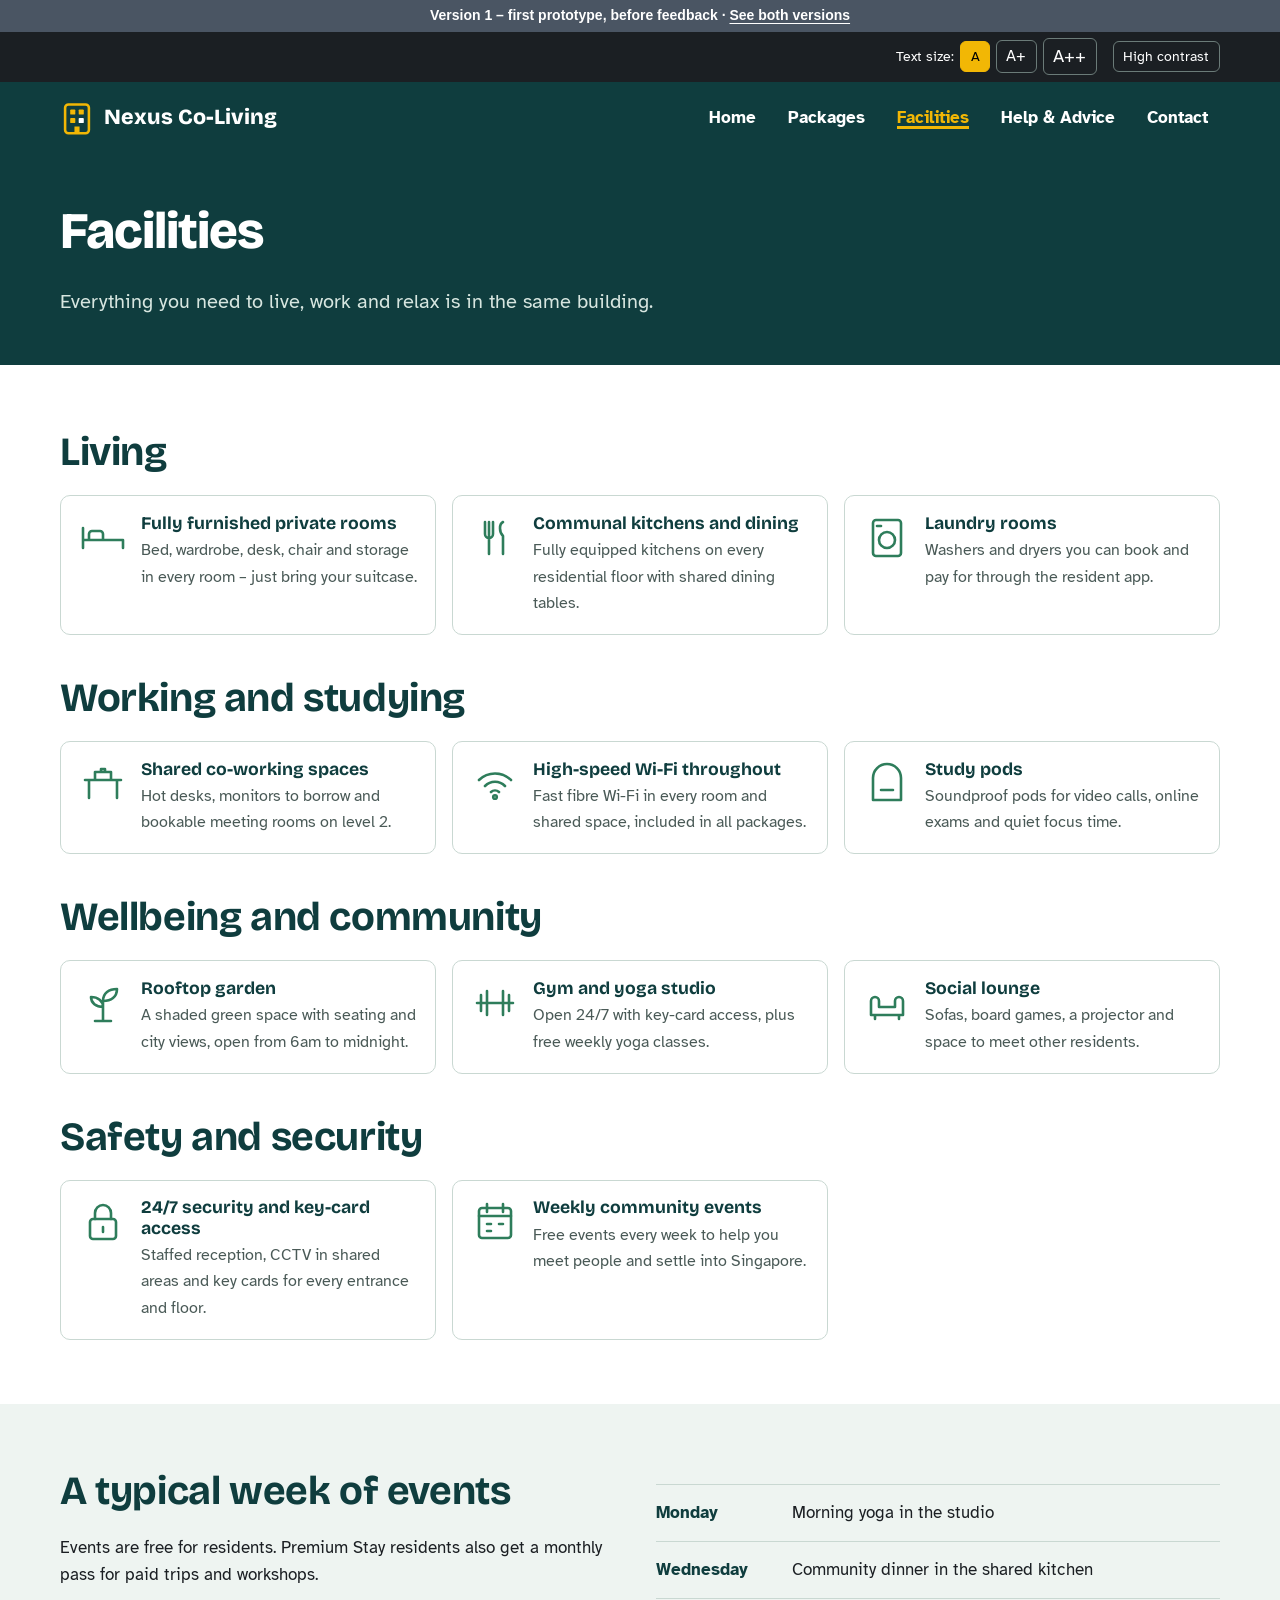
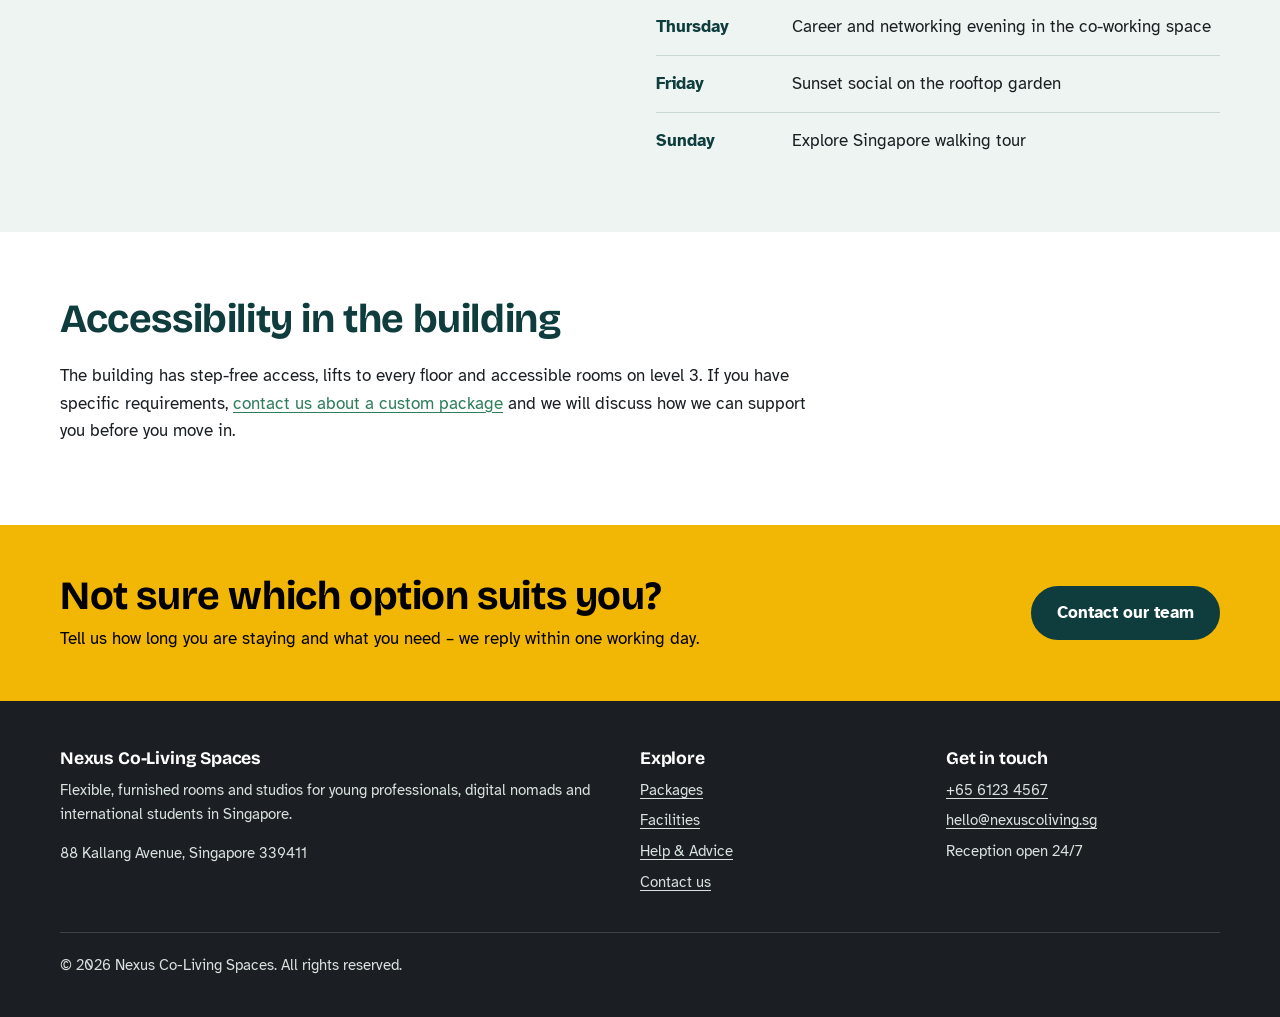
<file: version-1/facilities.html>
<!DOCTYPE html>
<html lang="en-SG">
<head>
  <meta charset="UTF-8">
  <meta name="viewport" content="width=device-width, initial-scale=1.0">
  <title>Facilities | Nexus Co-Living Spaces</title>
  <meta name="description" content="Co-working spaces, high-speed Wi-Fi, rooftop garden, gym, yoga studio, study pods and 24/7 security at Nexus Co-Living Spaces.">
  <!-- Fonts: Bricolage Grotesque for headings, Atkinson Hyperlegible (designed for low-vision readers) for body text -->
  <link rel="preconnect" href="https://fonts.googleapis.com">
  <link rel="preconnect" href="https://fonts.gstatic.com" crossorigin>
  <link href="https://fonts.googleapis.com/css2?family=Atkinson+Hyperlegible:wght@400;700&amp;family=Bricolage+Grotesque:opsz,wght@12..96,700;12..96,800&amp;display=swap" rel="stylesheet">
  <link rel="stylesheet" href="css/style.css">
</head>
<body>
  <a class="skip-link" href="#main">Skip to main content</a>
  <!-- Version label (GitHub copy only) -->
  <div class="version-label" style="background:#4a5563;color:#ffffff;text-align:center;padding:6px 12px;font:700 14px/1.4 Arial,sans-serif">Version 1 – first prototype, before feedback · <a href="../index.html" style="color:#ffffff;text-decoration:underline">See both versions</a></div>

  <!-- Accessibility toolbar: text size and high contrast -->
  <div class="a11y-bar">
    <div class="container">
      <div class="a11y-group" role="group" aria-label="Text size">
        <span>Text size:</span>
        <button type="button" data-text-size="normal" aria-pressed="true">A</button>
        <button type="button" data-text-size="large" aria-pressed="false" style="font-size:1.1em">A+</button>
        <button type="button" data-text-size="larger" aria-pressed="false" style="font-size:1.25em">A++</button>
      </div>
      <button type="button" id="contrast-toggle" aria-pressed="false">High contrast</button>
    </div>
  </div>

  <header class="site-header">
    <div class="container">
      <a class="logo" href="index.html"><svg viewBox="0 0 40 40" aria-hidden="true" focusable="false"><rect x="6" y="4" width="28" height="34" rx="4" fill="none" stroke="#f2b705" stroke-width="3"/><rect x="12" y="10" width="6" height="6" rx="1" fill="#f2b705"/><rect x="22" y="10" width="6" height="6" rx="1" fill="#f2b705"/><rect x="12" y="20" width="6" height="6" rx="1" fill="#f2b705"/><rect x="22" y="20" width="6" height="6" rx="1" fill="#ffffff"/><rect x="17" y="30" width="6" height="8" fill="#f2b705"/></svg><span>Nexus Co-Living</span></a>
      <button class="nav-toggle" type="button" aria-expanded="false" aria-controls="main-nav">
        <svg width="20" height="20" viewBox="0 0 20 20" aria-hidden="true"><path d="M2 5h16M2 10h16M2 15h16" stroke="currentColor" stroke-width="2.2" stroke-linecap="round"/></svg>
        Menu
      </button>
      <nav id="main-nav" class="main-nav" aria-label="Main">
        <ul>
        <li><a href="index.html">Home</a></li>
        <li><a href="packages.html">Packages</a></li>
        <li><a href="facilities.html" aria-current="page">Facilities</a></li>
        <li><a href="help.html">Help &amp; Advice</a></li>
        <li><a href="contact.html">Contact</a></li>
        </ul>
      </nav>
    </div>
  </header>

    <section class="page-banner">
      <div class="container">
        <h1>Facilities</h1>
        <p>Everything you need to live, work and relax is in the same building.</p>
      </div>
    </section>

  <main id="main">
    <section class="section">
      <div class="container facility-groups">
        <div>
          <h2>Living</h2>
          <ul class="facility-list"><li class="facility"><svg viewBox="0 0 48 48" fill="none" stroke="currentColor" stroke-width="2.6" stroke-linecap="round" stroke-linejoin="round" aria-hidden="true" focusable="false"><path d="M4 34V14M4 26h40v8M44 34v-8M10 26v-6a3 3 0 0 1 3-3h8a3 3 0 0 1 3 3v6"/></svg><div><h3>Fully furnished private rooms</h3><p>Bed, wardrobe, desk, chair and storage in every room – just bring your suitcase.</p></div></li><li class="facility"><svg viewBox="0 0 48 48" fill="none" stroke="currentColor" stroke-width="2.6" stroke-linecap="round" stroke-linejoin="round" aria-hidden="true" focusable="false"><path d="M14 8v12a4 4 0 0 0 8 0V8M18 8v32M32 8c-4 2-4 10 0 14v18"/></svg><div><h3>Communal kitchens and dining</h3><p>Fully equipped kitchens on every residential floor with shared dining tables.</p></div></li><li class="facility"><svg viewBox="0 0 48 48" fill="none" stroke="currentColor" stroke-width="2.6" stroke-linecap="round" stroke-linejoin="round" aria-hidden="true" focusable="false"><rect x="10" y="6" width="28" height="36" rx="3"/><circle cx="24" cy="26" r="8"/><path d="M14 12h4"/></svg><div><h3>Laundry rooms</h3><p>Washers and dryers you can book and pay for through the resident app.</p></div></li></ul>
        </div>
        <div>
          <h2>Working and studying</h2>
          <ul class="facility-list"><li class="facility"><svg viewBox="0 0 48 48" fill="none" stroke="currentColor" stroke-width="2.6" stroke-linecap="round" stroke-linejoin="round" aria-hidden="true" focusable="false"><path d="M6 20h36M10 20v18M38 20v18M16 20v-8h16v8M22 12V9h4v3"/></svg><div><h3>Shared co-working spaces</h3><p>Hot desks, monitors to borrow and bookable meeting rooms on level 2.</p></div></li><li class="facility"><svg viewBox="0 0 48 48" fill="none" stroke="currentColor" stroke-width="2.6" stroke-linecap="round" stroke-linejoin="round" aria-hidden="true" focusable="false"><path d="M8 20a23 23 0 0 1 32 0M14 26a14 14 0 0 1 20 0M20 32a6 6 0 0 1 8 0"/><circle cx="24" cy="37" r="1.8"/></svg><div><h3>High-speed Wi-Fi throughout</h3><p>Fast fibre Wi-Fi in every room and shared space, included in all packages.</p></div></li><li class="facility"><svg viewBox="0 0 48 48" fill="none" stroke="currentColor" stroke-width="2.6" stroke-linecap="round" stroke-linejoin="round" aria-hidden="true" focusable="false"><path d="M10 40V18a14 14 0 0 1 28 0v22M10 40h28M18 30h12"/></svg><div><h3>Study pods</h3><p>Soundproof pods for video calls, online exams and quiet focus time.</p></div></li></ul>
        </div>
        <div>
          <h2>Wellbeing and community</h2>
          <ul class="facility-list"><li class="facility"><svg viewBox="0 0 48 48" fill="none" stroke="currentColor" stroke-width="2.6" stroke-linecap="round" stroke-linejoin="round" aria-hidden="true" focusable="false"><path d="M24 42V22M24 22c0-8 6-12 14-12 0 8-6 12-14 12zM24 28c0-6-5-10-12-10 0 6 5 10 12 10zM16 42h16"/></svg><div><h3>Rooftop garden</h3><p>A shaded green space with seating and city views, open from 6am to midnight.</p></div></li><li class="facility"><svg viewBox="0 0 48 48" fill="none" stroke="currentColor" stroke-width="2.6" stroke-linecap="round" stroke-linejoin="round" aria-hidden="true" focusable="false"><path d="M6 24h36M10 16v16M16 12v24M32 12v24M38 16v16"/></svg><div><h3>Gym and yoga studio</h3><p>Open 24/7 with key-card access, plus free weekly yoga classes.</p></div></li><li class="facility"><svg viewBox="0 0 48 48" fill="none" stroke="currentColor" stroke-width="2.6" stroke-linecap="round" stroke-linejoin="round" aria-hidden="true" focusable="false"><path d="M8 22v14h32V22M8 22a4 4 0 0 1 8 0v6h16v-6a4 4 0 0 1 8 0M12 36v4M36 36v4"/></svg><div><h3>Social lounge</h3><p>Sofas, board games, a projector and space to meet other residents.</p></div></li></ul>
        </div>
        <div>
          <h2>Safety and security</h2>
          <ul class="facility-list"><li class="facility"><svg viewBox="0 0 48 48" fill="none" stroke="currentColor" stroke-width="2.6" stroke-linecap="round" stroke-linejoin="round" aria-hidden="true" focusable="false"><rect x="11" y="21" width="26" height="20" rx="3"/><path d="M16 21v-6a8 8 0 0 1 16 0v6M24 29v5"/></svg><div><h3>24/7 security and key-card access</h3><p>Staffed reception, CCTV in shared areas and key cards for every entrance and floor.</p></div></li><li class="facility"><svg viewBox="0 0 48 48" fill="none" stroke="currentColor" stroke-width="2.6" stroke-linecap="round" stroke-linejoin="round" aria-hidden="true" focusable="false"><rect x="8" y="10" width="32" height="30" rx="3"/><path d="M8 18h32M16 6v8M32 6v8M16 26h4M28 26h4M16 33h4"/></svg><div><h3>Weekly community events</h3><p>Free events every week to help you meet people and settle into Singapore.</p></div></li></ul>
        </div>
      </div>
    </section>

    <section class="section section--tint" aria-labelledby="events-title">
      <div class="container split">
        <div>
          <h2 id="events-title">A typical week of events</h2>
          <p>Events are free for residents. Premium Stay residents also get a monthly pass for paid trips and workshops.</p>
        </div>
        <ul class="events">
          <li><strong>Monday</strong><span>Morning yoga in the studio</span></li>
          <li><strong>Wednesday</strong><span>Community dinner in the shared kitchen</span></li>
          <li><strong>Thursday</strong><span>Career and networking evening in the co-working space</span></li>
          <li><strong>Friday</strong><span>Sunset social on the rooftop garden</span></li>
          <li><strong>Sunday</strong><span>Explore Singapore walking tour</span></li>
        </ul>
      </div>
    </section>

    <section class="section" aria-labelledby="access-title">
      <div class="container">
        <h2 id="access-title">Accessibility in the building</h2>
        <p>The building has step-free access, lifts to every floor and accessible rooms on level 3. If you have specific requirements, <a href="contact.html?type=custom">contact us about a custom package</a> and we will discuss how we can support you before you move in.</p>
      </div>
    </section>

    <section class="cta-strip" aria-labelledby="cta-title">
      <div class="container">
        <div>
          <h2 id="cta-title">Not sure which option suits you?</h2>
          <p>Tell us how long you are staying and what you need – we reply within one working day.</p>
        </div>
        <a class="btn" href="contact.html">Contact our team</a>
      </div>
    </section>
  </main>

  <footer class="site-footer">
    <div class="container">
      <div class="footer-grid">
        <div>
          <h2>Nexus Co-Living Spaces</h2>
          <p>Flexible, furnished rooms and studios for young professionals, digital nomads and international students in Singapore.</p>
          <p>88 Kallang Avenue, Singapore 339411</p>
        </div>
        <div>
          <h2>Explore</h2>
          <ul>
            <li><a href="packages.html">Packages</a></li>
            <li><a href="facilities.html">Facilities</a></li>
            <li><a href="help.html">Help &amp; Advice</a></li>
            <li><a href="contact.html">Contact us</a></li>
          </ul>
        </div>
        <div>
          <h2>Get in touch</h2>
          <ul>
            <li><a href="tel:+6561234567">+65 6123 4567</a></li>
            <li><a href="mailto:hello@nexuscoliving.sg">hello@nexuscoliving.sg</a></li>
            <li>Reception open 24/7</li>
          </ul>
        </div>
      </div>
      <div class="footer-bottom">
        <p>&copy; 2026 Nexus Co-Living Spaces. All rights reserved.</p>
      </div>
    </div>
  </footer>

  <script src="js/main.js"></script>
</body>
</html>
</file>
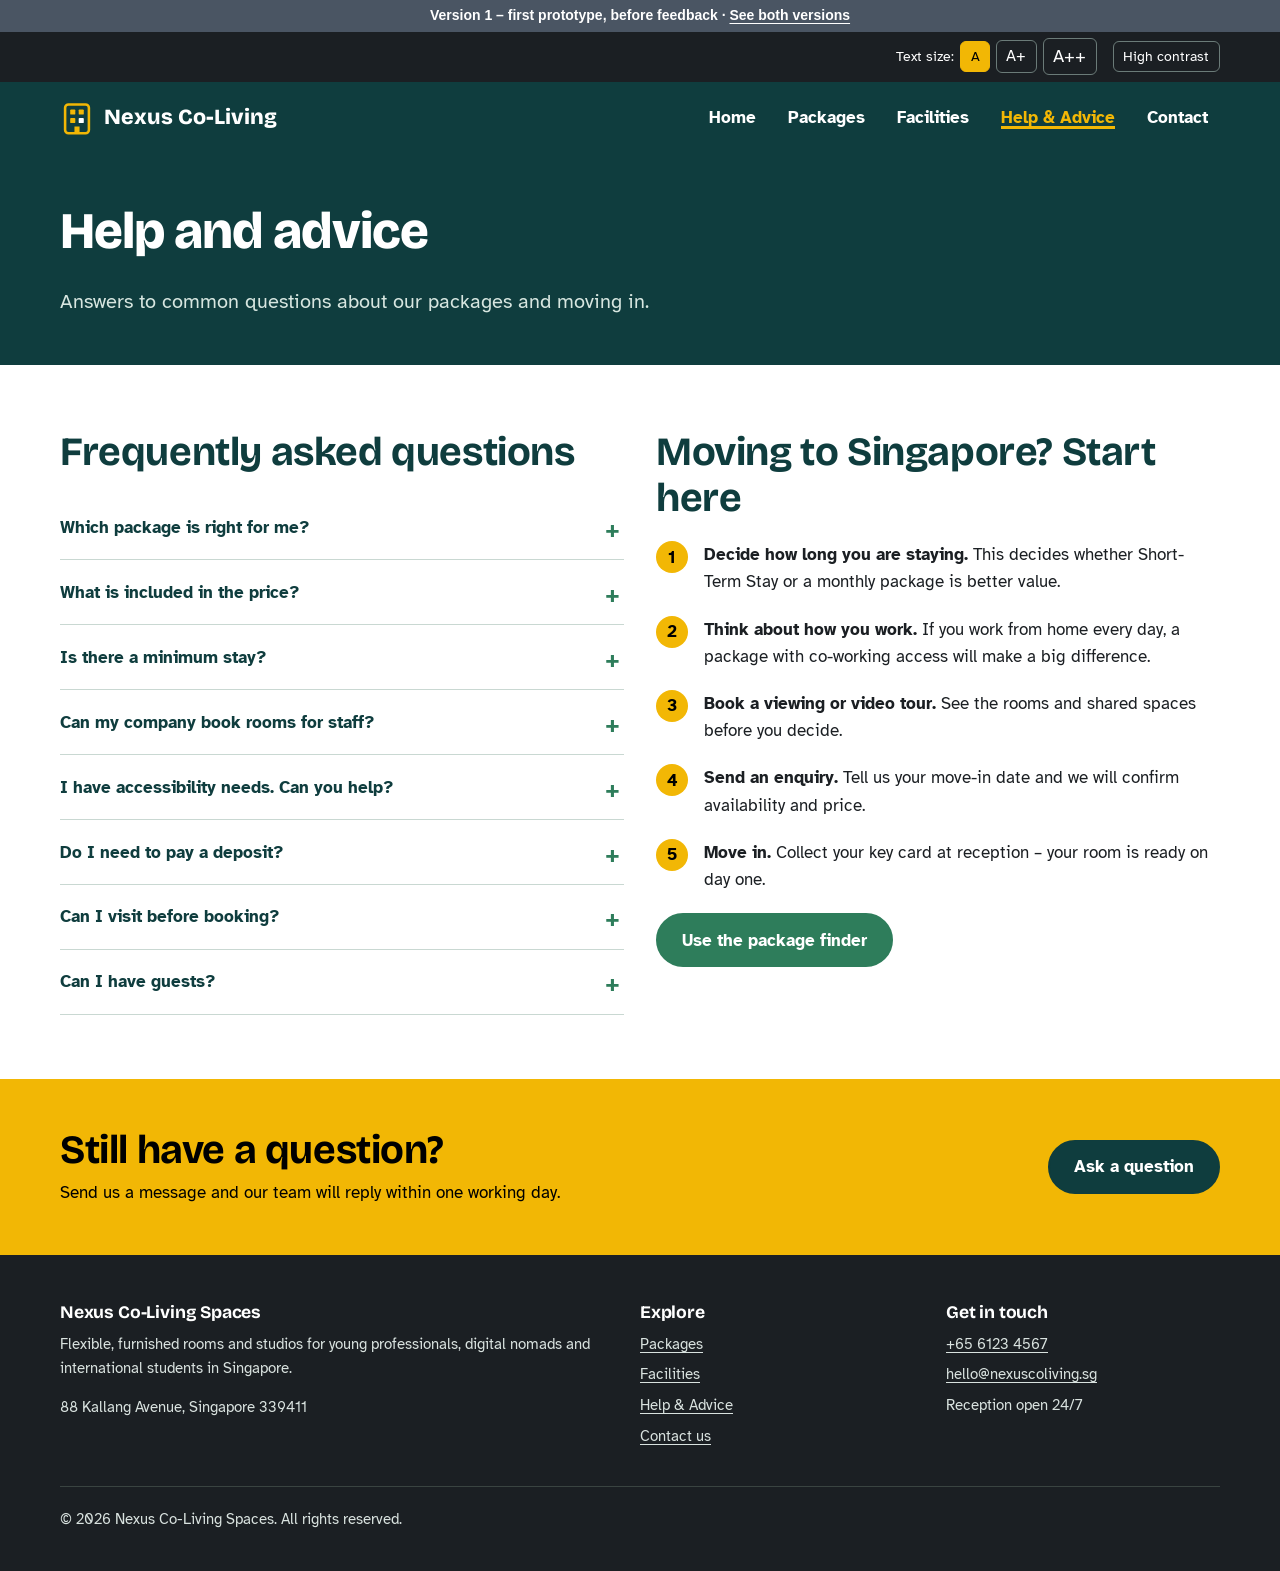
<file: version-1/help.html>
<!DOCTYPE html>
<html lang="en-SG">
<head>
  <meta charset="UTF-8">
  <meta name="viewport" content="width=device-width, initial-scale=1.0">
  <title>Help and advice | Nexus Co-Living Spaces</title>
  <meta name="description" content="Answers to common questions about Nexus Co-Living packages, prices, deposits, corporate bookings and accessibility.">
  <!-- Fonts: Bricolage Grotesque for headings, Atkinson Hyperlegible (designed for low-vision readers) for body text -->
  <link rel="preconnect" href="https://fonts.googleapis.com">
  <link rel="preconnect" href="https://fonts.gstatic.com" crossorigin>
  <link href="https://fonts.googleapis.com/css2?family=Atkinson+Hyperlegible:wght@400;700&amp;family=Bricolage+Grotesque:opsz,wght@12..96,700;12..96,800&amp;display=swap" rel="stylesheet">
  <link rel="stylesheet" href="css/style.css">
</head>
<body>
  <a class="skip-link" href="#main">Skip to main content</a>
  <!-- Version label (GitHub copy only) -->
  <div class="version-label" style="background:#4a5563;color:#ffffff;text-align:center;padding:6px 12px;font:700 14px/1.4 Arial,sans-serif">Version 1 – first prototype, before feedback · <a href="../index.html" style="color:#ffffff;text-decoration:underline">See both versions</a></div>

  <!-- Accessibility toolbar: text size and high contrast -->
  <div class="a11y-bar">
    <div class="container">
      <div class="a11y-group" role="group" aria-label="Text size">
        <span>Text size:</span>
        <button type="button" data-text-size="normal" aria-pressed="true">A</button>
        <button type="button" data-text-size="large" aria-pressed="false" style="font-size:1.1em">A+</button>
        <button type="button" data-text-size="larger" aria-pressed="false" style="font-size:1.25em">A++</button>
      </div>
      <button type="button" id="contrast-toggle" aria-pressed="false">High contrast</button>
    </div>
  </div>

  <header class="site-header">
    <div class="container">
      <a class="logo" href="index.html"><svg viewBox="0 0 40 40" aria-hidden="true" focusable="false"><rect x="6" y="4" width="28" height="34" rx="4" fill="none" stroke="#f2b705" stroke-width="3"/><rect x="12" y="10" width="6" height="6" rx="1" fill="#f2b705"/><rect x="22" y="10" width="6" height="6" rx="1" fill="#f2b705"/><rect x="12" y="20" width="6" height="6" rx="1" fill="#f2b705"/><rect x="22" y="20" width="6" height="6" rx="1" fill="#ffffff"/><rect x="17" y="30" width="6" height="8" fill="#f2b705"/></svg><span>Nexus Co-Living</span></a>
      <button class="nav-toggle" type="button" aria-expanded="false" aria-controls="main-nav">
        <svg width="20" height="20" viewBox="0 0 20 20" aria-hidden="true"><path d="M2 5h16M2 10h16M2 15h16" stroke="currentColor" stroke-width="2.2" stroke-linecap="round"/></svg>
        Menu
      </button>
      <nav id="main-nav" class="main-nav" aria-label="Main">
        <ul>
        <li><a href="index.html">Home</a></li>
        <li><a href="packages.html">Packages</a></li>
        <li><a href="facilities.html">Facilities</a></li>
        <li><a href="help.html" aria-current="page">Help &amp; Advice</a></li>
        <li><a href="contact.html">Contact</a></li>
        </ul>
      </nav>
    </div>
  </header>

    <section class="page-banner">
      <div class="container">
        <h1>Help and advice</h1>
        <p>Answers to common questions about our packages and moving in.</p>
      </div>
    </section>

  <main id="main">
    <section class="section" aria-labelledby="faq-title">
      <div class="container split">
        <div class="faq">
          <h2 id="faq-title">Frequently asked questions</h2>
          <details>
            <summary>Which package is right for me?</summary>
            <p>If you are staying less than a month, choose Short-Term Stay. For longer stays, choose Standard Stay if you are happy with a private bedroom in a shared apartment, or Premium Stay if you want your own studio and access to every facility. You can also use our <a href="packages.html#finder-title">package finder</a>.</p>
          </details>
          <details>
            <summary>What is included in the price?</summary>
            <p>All packages include a furnished room, electricity, water and air-conditioning. Premium Stay and Standard Stay also include high-speed internet and cleaning. See the <a href="packages.html#compare-title">comparison table</a> for full details.</p>
          </details>
          <details>
            <summary>Is there a minimum stay?</summary>
            <p>Short-Term Stay can be booked for 1 to 4 weeks. Premium Stay and Standard Stay start from one month. For longer stays, ask about a custom package.</p>
          </details>
          <details>
            <summary>Can my company book rooms for staff?</summary>
            <p>Yes. We arrange corporate bookings as custom packages with one monthly invoice. <a href="contact.html?type=custom">Contact us</a> with the number of rooms and dates you need.</p>
          </details>
          <details>
            <summary>I have accessibility needs. Can you help?</summary>
            <p>Yes. We have step-free access, lifts and accessible rooms. Every resident has different needs, so contact us to discuss your requirements and we will arrange a custom package.</p>
          </details>
          <details>
            <summary>Do I need to pay a deposit?</summary>
            <p>Premium Stay and Standard Stay need a deposit of one month’s rent, which is returned when you move out. Short-Term Stay is paid in full when you book.</p>
          </details>
          <details>
            <summary>Can I visit before booking?</summary>
            <p>Yes. You can book a viewing in person or a video tour through our <a href="contact.html">contact form</a>.</p>
          </details>
          <details>
            <summary>Can I have guests?</summary>
            <p>Residents can have day guests, who sign in at reception. Overnight guests can stay up to three nights a month in Premium Stay studios.</p>
          </details>
        </div>
        <div>
          <h2>Moving to Singapore? Start here</h2>
          <ol class="tips">
            <li><strong>Decide how long you are staying.</strong> This decides whether Short-Term Stay or a monthly package is better value.</li>
            <li><strong>Think about how you work.</strong> If you work from home every day, a package with co-working access will make a big difference.</li>
            <li><strong>Book a viewing or video tour.</strong> See the rooms and shared spaces before you decide.</li>
            <li><strong>Send an enquiry.</strong> Tell us your move-in date and we will confirm availability and price.</li>
            <li><strong>Move in.</strong> Collect your key card at reception – your room is ready on day one.</li>
          </ol>
          <a class="btn" href="packages.html#finder-title">Use the package finder</a>
        </div>
      </div>
    </section>

    <section class="cta-strip" aria-labelledby="cta-title">
      <div class="container">
        <div>
          <h2 id="cta-title">Still have a question?</h2>
          <p>Send us a message and our team will reply within one working day.</p>
        </div>
        <a class="btn" href="contact.html">Ask a question</a>
      </div>
    </section>
  </main>

  <footer class="site-footer">
    <div class="container">
      <div class="footer-grid">
        <div>
          <h2>Nexus Co-Living Spaces</h2>
          <p>Flexible, furnished rooms and studios for young professionals, digital nomads and international students in Singapore.</p>
          <p>88 Kallang Avenue, Singapore 339411</p>
        </div>
        <div>
          <h2>Explore</h2>
          <ul>
            <li><a href="packages.html">Packages</a></li>
            <li><a href="facilities.html">Facilities</a></li>
            <li><a href="help.html">Help &amp; Advice</a></li>
            <li><a href="contact.html">Contact us</a></li>
          </ul>
        </div>
        <div>
          <h2>Get in touch</h2>
          <ul>
            <li><a href="tel:+6561234567">+65 6123 4567</a></li>
            <li><a href="mailto:hello@nexuscoliving.sg">hello@nexuscoliving.sg</a></li>
            <li>Reception open 24/7</li>
          </ul>
        </div>
      </div>
      <div class="footer-bottom">
        <p>&copy; 2026 Nexus Co-Living Spaces. All rights reserved.</p>
      </div>
    </div>
  </footer>

  <script src="js/main.js"></script>
</body>
</html>
</file>
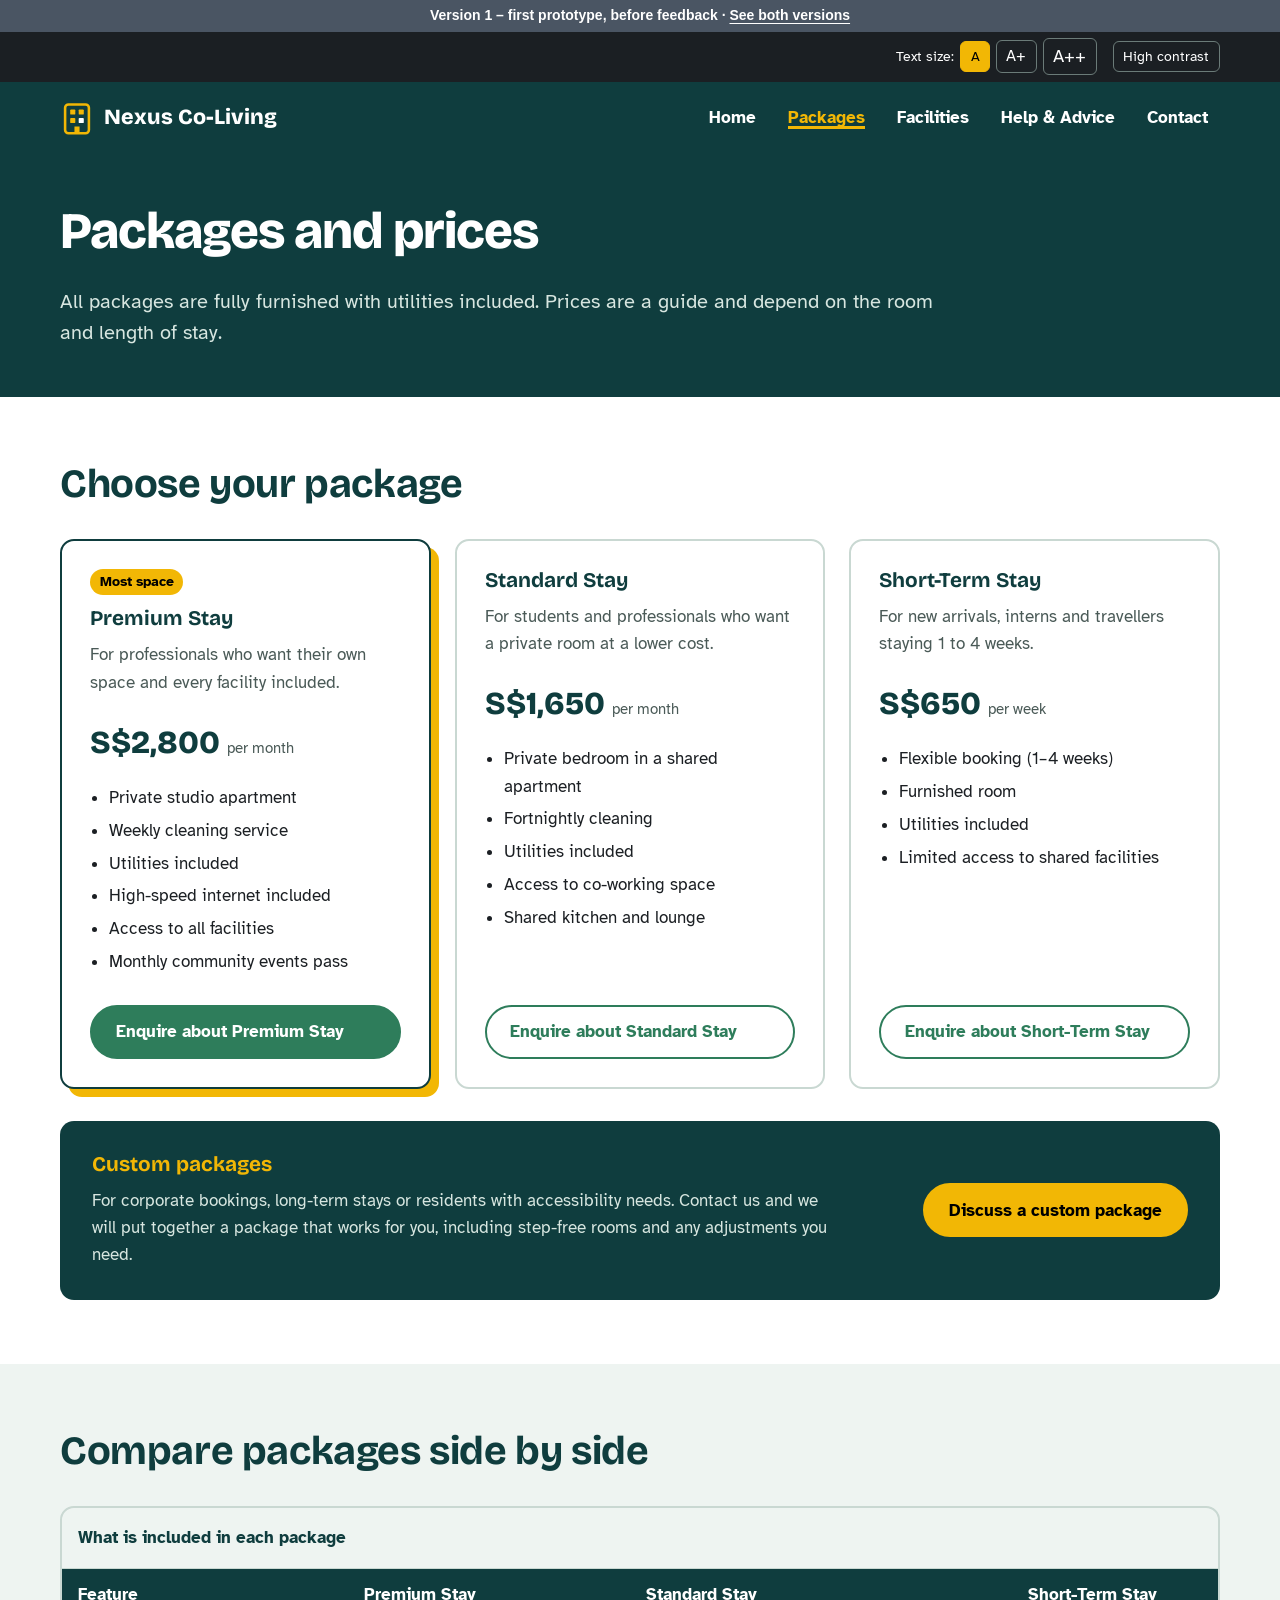
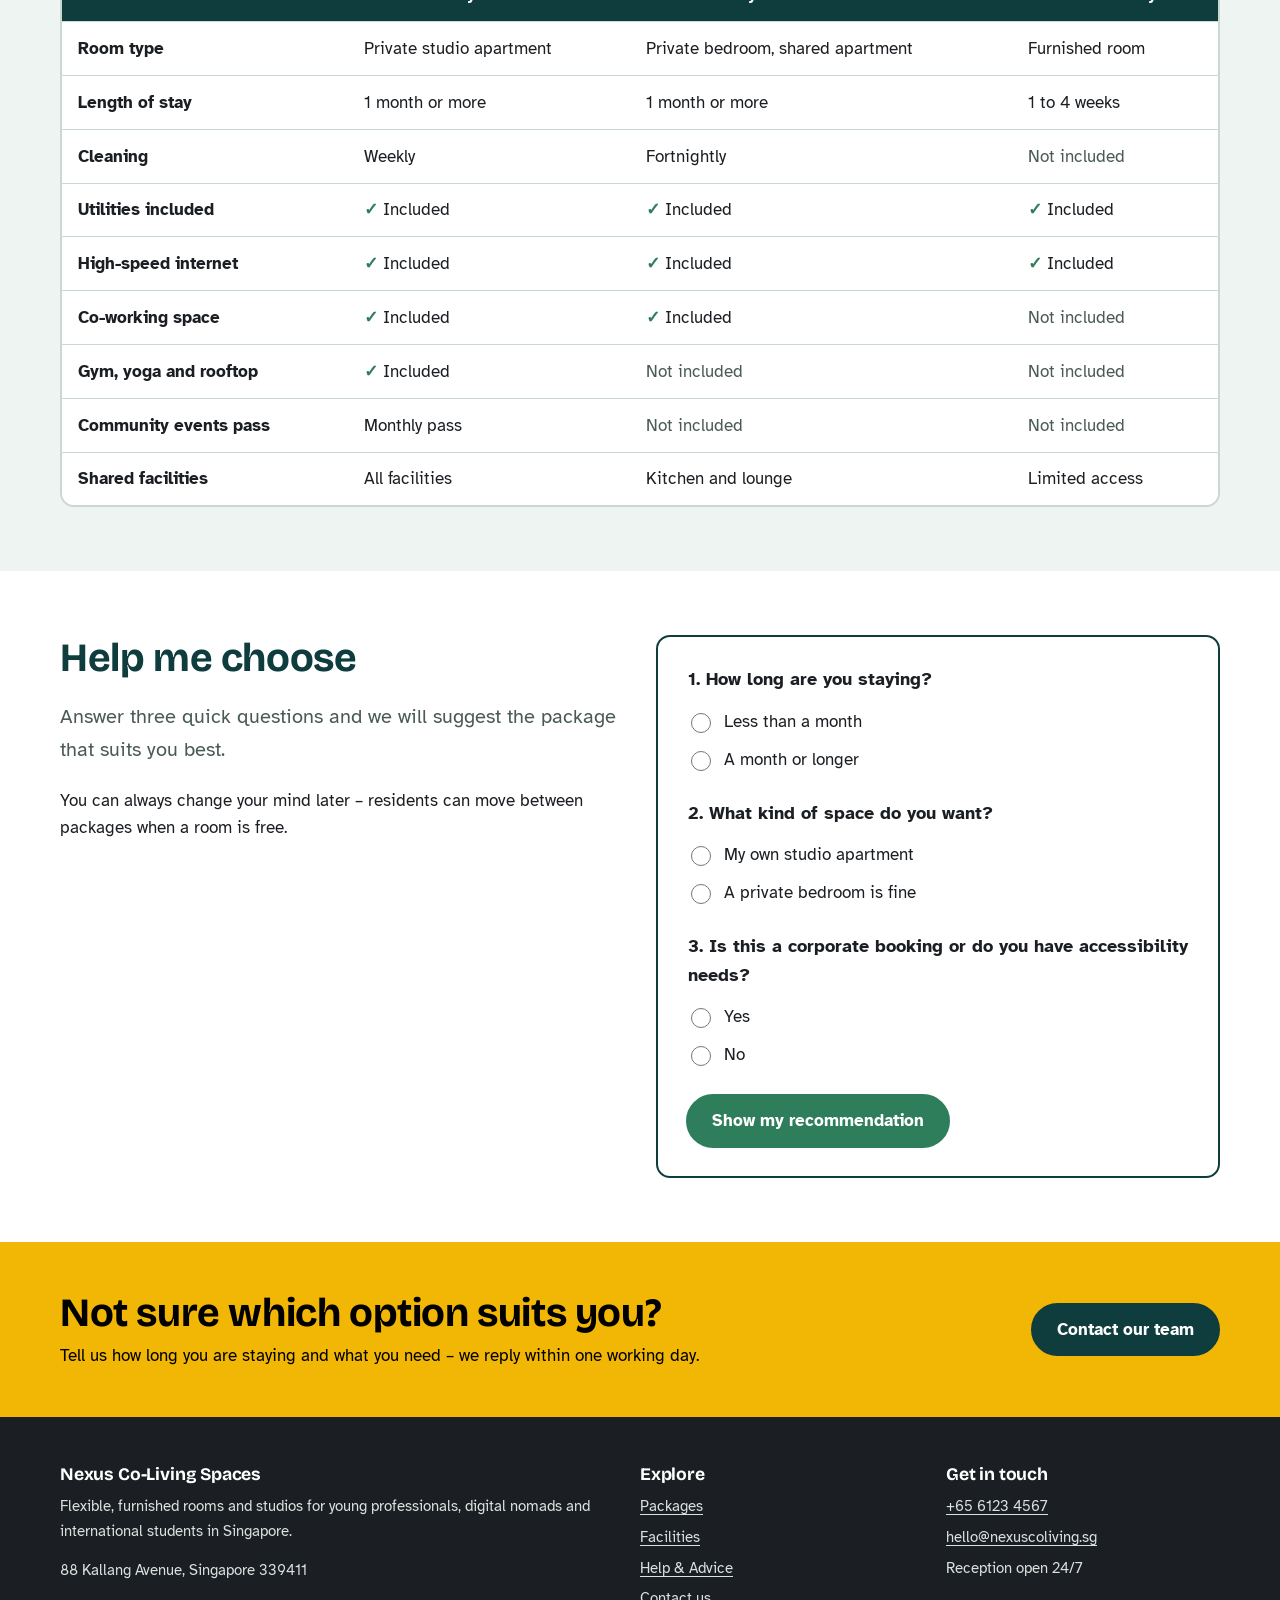
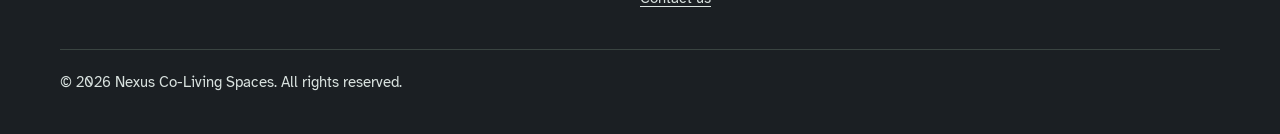
<file: version-1/packages.html>
<!DOCTYPE html>
<html lang="en-SG">
<head>
  <meta charset="UTF-8">
  <meta name="viewport" content="width=device-width, initial-scale=1.0">
  <title>Packages and prices | Nexus Co-Living Spaces</title>
  <meta name="description" content="Compare Premium Stay, Standard Stay, Short-Term Stay and custom packages at Nexus Co-Living Spaces in Singapore.">
  <!-- Fonts: Bricolage Grotesque for headings, Atkinson Hyperlegible (designed for low-vision readers) for body text -->
  <link rel="preconnect" href="https://fonts.googleapis.com">
  <link rel="preconnect" href="https://fonts.gstatic.com" crossorigin>
  <link href="https://fonts.googleapis.com/css2?family=Atkinson+Hyperlegible:wght@400;700&amp;family=Bricolage+Grotesque:opsz,wght@12..96,700;12..96,800&amp;display=swap" rel="stylesheet">
  <link rel="stylesheet" href="css/style.css">
</head>
<body>
  <a class="skip-link" href="#main">Skip to main content</a>
  <!-- Version label (GitHub copy only) -->
  <div class="version-label" style="background:#4a5563;color:#ffffff;text-align:center;padding:6px 12px;font:700 14px/1.4 Arial,sans-serif">Version 1 – first prototype, before feedback · <a href="../index.html" style="color:#ffffff;text-decoration:underline">See both versions</a></div>

  <!-- Accessibility toolbar: text size and high contrast -->
  <div class="a11y-bar">
    <div class="container">
      <div class="a11y-group" role="group" aria-label="Text size">
        <span>Text size:</span>
        <button type="button" data-text-size="normal" aria-pressed="true">A</button>
        <button type="button" data-text-size="large" aria-pressed="false" style="font-size:1.1em">A+</button>
        <button type="button" data-text-size="larger" aria-pressed="false" style="font-size:1.25em">A++</button>
      </div>
      <button type="button" id="contrast-toggle" aria-pressed="false">High contrast</button>
    </div>
  </div>

  <header class="site-header">
    <div class="container">
      <a class="logo" href="index.html"><svg viewBox="0 0 40 40" aria-hidden="true" focusable="false"><rect x="6" y="4" width="28" height="34" rx="4" fill="none" stroke="#f2b705" stroke-width="3"/><rect x="12" y="10" width="6" height="6" rx="1" fill="#f2b705"/><rect x="22" y="10" width="6" height="6" rx="1" fill="#f2b705"/><rect x="12" y="20" width="6" height="6" rx="1" fill="#f2b705"/><rect x="22" y="20" width="6" height="6" rx="1" fill="#ffffff"/><rect x="17" y="30" width="6" height="8" fill="#f2b705"/></svg><span>Nexus Co-Living</span></a>
      <button class="nav-toggle" type="button" aria-expanded="false" aria-controls="main-nav">
        <svg width="20" height="20" viewBox="0 0 20 20" aria-hidden="true"><path d="M2 5h16M2 10h16M2 15h16" stroke="currentColor" stroke-width="2.2" stroke-linecap="round"/></svg>
        Menu
      </button>
      <nav id="main-nav" class="main-nav" aria-label="Main">
        <ul>
        <li><a href="index.html">Home</a></li>
        <li><a href="packages.html" aria-current="page">Packages</a></li>
        <li><a href="facilities.html">Facilities</a></li>
        <li><a href="help.html">Help &amp; Advice</a></li>
        <li><a href="contact.html">Contact</a></li>
        </ul>
      </nav>
    </div>
  </header>

    <section class="page-banner">
      <div class="container">
        <h1>Packages and prices</h1>
        <p>All packages are fully furnished with utilities included. Prices are a guide and depend on the room and length of stay.</p>
      </div>
    </section>

  <main id="main">
    <section class="section" aria-labelledby="options-title">
      <div class="container">
        <h2 id="options-title">Choose your package</h2>
        <div class="packages">
          <article class="package package--featured" id="premium">
            <span class="tag">Most space</span>
            <h3>Premium Stay</h3>
            <p class="best-for">For professionals who want their own space and every facility included.</p>
            <p class="price">S$2,800 <small>per month</small></p>
            <ul><li>Private studio apartment</li><li>Weekly cleaning service</li><li>Utilities included</li><li>High-speed internet included</li><li>Access to all facilities</li><li>Monthly community events pass</li></ul>
            <a class="btn" href="contact.html?type=premium">Enquire about Premium Stay</a>
          </article>
          <article class="package" id="standard">
            
            <h3>Standard Stay</h3>
            <p class="best-for">For students and professionals who want a private room at a lower cost.</p>
            <p class="price">S$1,650 <small>per month</small></p>
            <ul><li>Private bedroom in a shared apartment</li><li>Fortnightly cleaning</li><li>Utilities included</li><li>Access to co-working space</li><li>Shared kitchen and lounge</li></ul>
            <a class="btn btn--ghost" href="contact.html?type=standard">Enquire about Standard Stay</a>
          </article>
          <article class="package" id="short">
            
            <h3>Short-Term Stay</h3>
            <p class="best-for">For new arrivals, interns and travellers staying 1 to 4 weeks.</p>
            <p class="price">S$650 <small>per week</small></p>
            <ul><li>Flexible booking (1–4 weeks)</li><li>Furnished room</li><li>Utilities included</li><li>Limited access to shared facilities</li></ul>
            <a class="btn btn--ghost" href="contact.html?type=short">Enquire about Short-Term Stay</a>
          </article>
        </div>

        <div class="custom-package" id="custom">
          <div>
            <h3>Custom packages</h3>
            <p>For corporate bookings, long-term stays or residents with accessibility needs. Contact us and we will put together a package that works for you, including step-free rooms and any adjustments you need.</p>
          </div>
          <a class="btn btn--sun" href="contact.html?type=custom">Discuss a custom package</a>
        </div>
      </div>
    </section>

    <section class="section section--tint" aria-labelledby="compare-title">
      <div class="container">
        <h2 id="compare-title">Compare packages side by side</h2>
        <div class="table-wrap" tabindex="0" role="region" aria-labelledby="compare-title">
          <table>
            <caption>What is included in each package</caption>
            <thead>
              <tr><th scope="col">Feature</th><th scope="col">Premium Stay</th><th scope="col">Standard Stay</th><th scope="col">Short-Term Stay</th></tr>
            </thead>
            <tbody>
              <tr><th scope="row">Room type</th><td>Private studio apartment</td><td>Private bedroom, shared apartment</td><td>Furnished room</td></tr>
              <tr><th scope="row">Length of stay</th><td>1 month or more</td><td>1 month or more</td><td>1 to 4 weeks</td></tr>
              <tr><th scope="row">Cleaning</th><td>Weekly</td><td>Fortnightly</td><td class="no">Not included</td></tr>
              <tr><th scope="row">Utilities included</th><td class="yes">Included</td><td class="yes">Included</td><td class="yes">Included</td></tr>
              <tr><th scope="row">High-speed internet</th><td class="yes">Included</td><td class="yes">Included</td><td class="yes">Included</td></tr>
              <tr><th scope="row">Co-working space</th><td class="yes">Included</td><td class="yes">Included</td><td class="no">Not included</td></tr>
              <tr><th scope="row">Gym, yoga and rooftop</th><td class="yes">Included</td><td class="no">Not included</td><td class="no">Not included</td></tr>
              <tr><th scope="row">Community events pass</th><td>Monthly pass</td><td class="no">Not included</td><td class="no">Not included</td></tr>
              <tr><th scope="row">Shared facilities</th><td>All facilities</td><td>Kitchen and lounge</td><td>Limited access</td></tr>
            </tbody>
          </table>
        </div>
      </div>
    </section>

    <section class="section" aria-labelledby="finder-title">
      <div class="container split">
        <div>
          <h2 id="finder-title">Help me choose</h2>
          <p class="lead">Answer three quick questions and we will suggest the package that suits you best.</p>
          <p>You can always change your mind later – residents can move between packages when a room is free.</p>
        </div>
        <form class="finder" id="finder-form">
          <fieldset>
            <legend>1. How long are you staying?</legend>
            <label class="choice"><input type="radio" name="stay" value="short"> Less than a month</label>
            <label class="choice"><input type="radio" name="stay" value="long"> A month or longer</label>
          </fieldset>
          <fieldset>
            <legend>2. What kind of space do you want?</legend>
            <label class="choice"><input type="radio" name="space" value="studio"> My own studio apartment</label>
            <label class="choice"><input type="radio" name="space" value="room"> A private bedroom is fine</label>
          </fieldset>
          <fieldset>
            <legend>3. Is this a corporate booking or do you have accessibility needs?</legend>
            <label class="choice"><input type="radio" name="needs" value="yes"> Yes</label>
            <label class="choice"><input type="radio" name="needs" value="no"> No</label>
          </fieldset>
          <button class="btn" type="submit">Show my recommendation</button>
          <div class="finder-result" id="finder-result" tabindex="-1" aria-live="polite"></div>
        </form>
      </div>
    </section>

    <section class="cta-strip" aria-labelledby="cta-title">
      <div class="container">
        <div>
          <h2 id="cta-title">Not sure which option suits you?</h2>
          <p>Tell us how long you are staying and what you need – we reply within one working day.</p>
        </div>
        <a class="btn" href="contact.html">Contact our team</a>
      </div>
    </section>
  </main>

  <footer class="site-footer">
    <div class="container">
      <div class="footer-grid">
        <div>
          <h2>Nexus Co-Living Spaces</h2>
          <p>Flexible, furnished rooms and studios for young professionals, digital nomads and international students in Singapore.</p>
          <p>88 Kallang Avenue, Singapore 339411</p>
        </div>
        <div>
          <h2>Explore</h2>
          <ul>
            <li><a href="packages.html">Packages</a></li>
            <li><a href="facilities.html">Facilities</a></li>
            <li><a href="help.html">Help &amp; Advice</a></li>
            <li><a href="contact.html">Contact us</a></li>
          </ul>
        </div>
        <div>
          <h2>Get in touch</h2>
          <ul>
            <li><a href="tel:+6561234567">+65 6123 4567</a></li>
            <li><a href="mailto:hello@nexuscoliving.sg">hello@nexuscoliving.sg</a></li>
            <li>Reception open 24/7</li>
          </ul>
        </div>
      </div>
      <div class="footer-bottom">
        <p>&copy; 2026 Nexus Co-Living Spaces. All rights reserved.</p>
      </div>
    </div>
  </footer>

  <script src="js/main.js"></script>
</body>
</html>
</file>
<file: final/css/style.css>
/* =========================================================
   Nexus Co-Living Spaces – main stylesheet
   Layout: mobile-first, then wider screens use media queries
   ========================================================= */

/* ---------- 0. Fonts (stored in the fonts folder, so no request to Google) ---------- */
@font-face { font-family: "Atkinson Hyperlegible"; src: url("../fonts/atkinson-hyperlegible-400.woff2") format("woff2"); font-weight: 400; font-display: swap; }
@font-face { font-family: "Atkinson Hyperlegible"; src: url("../fonts/atkinson-hyperlegible-700.woff2") format("woff2"); font-weight: 700; font-display: swap; }
@font-face { font-family: "Bricolage Grotesque"; src: url("../fonts/bricolage-grotesque-700.woff2") format("woff2"); font-weight: 700; font-display: swap; }
@font-face { font-family: "Bricolage Grotesque"; src: url("../fonts/bricolage-grotesque-800.woff2") format("woff2"); font-weight: 800; font-display: swap; }

/* ---------- 1. Colour and type variables ---------- */
:root {
  --palm: #0f3d3e;        /* deep green – header, footer, headings */
  --leaf: #2e7d5b;        /* mid green – links, buttons */
  --sun: #f2b705;         /* yellow – highlights on dark backgrounds only */
  --mist: #eef4f1;        /* very light green – section backgrounds */
  --white: #ffffff;
  --ink: #1b1f23;         /* body text */
  --muted: #4a5a57;       /* secondary text (passes 4.5:1 on white) */
  --line: #c9d8d2;        /* borders */
  --error: #b42318;

  --font-head: "Bricolage Grotesque", "Segoe UI", sans-serif;
  --font-body: "Atkinson Hyperlegible", "Segoe UI", Arial, sans-serif;

  --base-size: 1.0625rem; /* 17px body text */
  --radius: 14px;
  --max: 1160px;
}

/* High contrast mode (turned on by the accessibility toolbar) */
body.high-contrast {
  --palm: #000000;
  --leaf: #0039a6;
  --sun: #ffff00;
  --mist: #ffffff;
  --ink: #000000;
  --muted: #000000;
  --line: #000000;
}
body.high-contrast a { text-decoration: underline; }

/* ---------- 2. Base styles ---------- */
*, *::before, *::after { box-sizing: border-box; }

html { scroll-behavior: smooth; }

/* Stop the sticky header covering things we scroll to */
[id] { scroll-margin-top: 96px; }

body {
  margin: 0;
  font-family: var(--font-body);
  font-size: var(--base-size);
  line-height: 1.6;
  color: var(--ink);
  background: var(--white);
}

img, svg { max-width: 100%; display: block; }

h1, h2, h3 {
  font-family: var(--font-head);
  color: var(--palm);
  line-height: 1.15;
  margin: 0 0 0.5em;
}
h1 { font-size: clamp(2.2rem, 6vw, 4rem); font-weight: 800; letter-spacing: -0.02em; }
h2 { font-size: clamp(1.7rem, 3.6vw, 2.5rem); font-weight: 700; letter-spacing: -0.01em; }
h3 { font-size: 1.3rem; font-weight: 700; }

p { margin: 0 0 1em; max-width: 68ch; }

a { color: var(--leaf); text-underline-offset: 3px; }
a:hover { color: var(--palm); }

/* Clear keyboard focus on every interactive element */
:focus-visible {
  outline: 3px solid var(--sun);
  outline-offset: 3px;
  box-shadow: 0 0 0 6px var(--palm);
  border-radius: 4px;
}

.container { width: min(100% - 2rem, var(--max)); margin-inline: auto; }

.section { padding: 4rem 0; }
.section--tint { background: var(--mist); }
/* Links on the tinted background use the darker green so they pass 4.5:1 contrast (found in testing) */
.section--tint a:not(.btn) { color: var(--palm); }

.lead { font-size: 1.2em; color: var(--muted); }

/* Hidden but still read by screen readers */
.visually-hidden {
  position: absolute; width: 1px; height: 1px; overflow: hidden;
  clip: rect(0 0 0 0); white-space: nowrap;
}

/* Skip link – appears when a keyboard user presses Tab */
.skip-link {
  position: absolute; left: 1rem; top: -100px; z-index: 100;
  background: var(--sun); color: #000; padding: 0.75rem 1rem;
  font-weight: 700; border-radius: 8px;
}
.skip-link:focus { top: 1rem; }

/* ---------- 3. Buttons ---------- */
.btn {
  display: inline-block;
  font: 700 1em var(--font-body);
  padding: 0.85em 1.4em;
  border-radius: 999px;
  border: 2px solid var(--leaf);
  background: var(--leaf);
  color: var(--white);
  text-decoration: none;
  cursor: pointer;
}
.btn:hover { background: var(--palm); border-color: var(--palm); color: var(--white); }
.btn--ghost { background: transparent; color: var(--leaf); }
.btn--ghost:hover { background: var(--leaf); color: var(--white); }
.btn--sun { background: var(--sun); border-color: var(--sun); color: #000; }
.btn--sun:hover { background: #ffd23f; border-color: #ffd23f; color: #000; }

/* ---------- 4. Accessibility toolbar ---------- */
.a11y-bar { background: var(--ink); color: var(--white); font-size: 0.9rem; }
.a11y-bar .container {
  display: flex; flex-wrap: wrap; gap: 0.5rem 1rem;
  align-items: center; justify-content: flex-end; padding: 0.4rem 0;
}
.a11y-bar button {
  font: inherit; color: var(--white); background: transparent;
  border: 1px solid #6b7b78; border-radius: 6px; padding: 0.2rem 0.6rem; cursor: pointer;
}
.a11y-bar button[aria-pressed="true"] { background: var(--sun); color: #000; border-color: var(--sun); }
.a11y-group { display: flex; gap: 0.35rem; align-items: center; }

/* ---------- 5. Header and navigation ---------- */
.site-header { background: var(--palm); color: var(--white); position: sticky; top: 0; z-index: 50; }
.site-header .container { display: flex; align-items: center; justify-content: space-between; min-height: 72px; }

.logo {
  display: flex; align-items: center; gap: 0.6rem;
  color: var(--white); text-decoration: none;
  font-family: var(--font-head); font-weight: 800; font-size: 1.35rem;
}
.logo:hover { color: var(--sun); }
.logo svg { width: 34px; height: 34px; }

.nav-toggle {
  display: inline-flex; align-items: center; gap: 0.5rem;
  background: transparent; color: var(--white); border: 2px solid var(--white);
  border-radius: 8px; padding: 0.45rem 0.8rem; font: 700 1rem var(--font-body); cursor: pointer;
}

.main-nav { display: none; }
.main-nav.open {
  display: block; position: absolute; left: 0; right: 0; top: 100%;
  background: var(--palm); border-top: 1px solid rgba(255,255,255,.2);
}
.main-nav ul { list-style: none; margin: 0; padding: 0.5rem 1rem 1rem; }
.main-nav a {
  display: block; padding: 0.75rem 0.5rem; color: var(--white);
  text-decoration: none; font-weight: 700;
}
.main-nav a:hover { color: var(--sun); }
.main-nav a[aria-current="page"] { color: var(--sun); text-decoration: underline; text-decoration-thickness: 3px; }

/* Very small phones (320–374px): stop the logo and toolbar wrapping (found in device testing) */
@media (max-width: 374px) {
  .logo { font-size: 1.1rem; gap: 0.4rem; white-space: nowrap; }
  .logo svg { width: 28px; height: 28px; }
  .nav-toggle { padding: 0.4rem 0.6rem; }
  .a11y-bar .container { justify-content: center; gap: 0.4rem; }
  .a11y-bar button { padding: 0.15rem 0.45rem; }
  .a11y-group span { display: none; }
}

/* Desktop navigation */
@media (min-width: 860px) {
  .nav-toggle { display: none; }
  .main-nav, .main-nav.open { display: block; position: static; border: 0; }
  .main-nav ul { display: flex; gap: 0.5rem; padding: 0; }
  .main-nav a { padding: 0.5rem 0.75rem; }
}

/* ---------- 6. Home page hero with the building ---------- */
.hero { background: var(--palm); color: var(--white); padding: 3rem 0 4rem; overflow: hidden; }
.hero h1 { color: var(--white); }
.hero p { color: #d7e6e0; font-size: 1.15em; }
.hero-grid { display: grid; gap: 3rem; align-items: center; }
.hero-actions { display: flex; flex-wrap: wrap; gap: 0.75rem; margin-top: 1.5rem; }
.hero .btn--ghost { color: var(--white); border-color: var(--white); }
.hero .btn--ghost:hover { background: var(--white); color: var(--palm); }

@media (min-width: 900px) {
  .hero-grid { grid-template-columns: 1fr 1.05fr; }
  .hero { padding: 5rem 0 6rem; }
}

/* The building: each floor is a button. Users pick a floor to see what is on it. */
.building { position: relative; }
.building-caption { font-size: 0.95rem; color: #b9d2c9; margin-bottom: 0.75rem; }

.tower {
  list-style: none; margin: 0; padding: 0;
  border: 3px solid var(--sun); border-radius: 18px 18px 6px 6px;
  background: #134b4c; overflow: hidden;
}
.floor-btn {
  width: 100%; display: grid; grid-template-columns: 3.2rem 1fr auto; align-items: center; gap: 0.75rem;
  padding: 0.8rem 1rem; text-align: left;
  font: 700 1rem var(--font-body); color: var(--white);
  background: transparent; border: 0; border-bottom: 1px dashed rgba(242,183,5,.45); cursor: pointer;
}
.tower li:last-child .floor-btn { border-bottom: 0; }
.floor-level { font-family: var(--font-head); font-size: 1.1rem; color: var(--sun); }
.floor-windows { display: flex; gap: 5px; }
.floor-windows span { width: 14px; height: 18px; border-radius: 3px; background: #2a6667; }
.floor-btn:hover .floor-windows span,
.floor-btn[aria-pressed="true"] .floor-windows span { background: var(--sun); }
.floor-btn[aria-pressed="true"] { background: #0b2f30; }

.floor-info {
  margin-top: 1rem; background: var(--white); color: var(--ink);
  border-radius: var(--radius); padding: 1.25rem 1.4rem; min-height: 8.5rem;
}
.floor-title { font-family: var(--font-head); font-weight: 700; font-size: 1.3rem; color: var(--palm); margin: 0 0 0.3rem !important; }
.hero .floor-info p { margin: 0; color: var(--ink); font-size: 1em; }

.roof-plants { display: flex; justify-content: space-around; padding: 0 1.5rem; height: 26px; }
.roof-plants span {
  width: 26px; height: 26px; background: var(--leaf); border-radius: 50% 50% 0 0;
  border: 2px solid var(--sun); border-bottom: 0;
}

/* ---------- 7. Generic grids and content blocks ---------- */
.split { display: grid; gap: 2rem; }
@media (min-width: 860px) { .split { grid-template-columns: 1fr 1fr; align-items: start; } }

.audience-list { list-style: none; padding: 0; margin: 0; display: grid; gap: 1.25rem; }
.audience-list li { border-left: 4px solid var(--leaf); padding-left: 1rem; }
.audience-list strong { display: block; font-family: var(--font-head); font-size: 1.15rem; color: var(--palm); }

/* ---------- 8. Package cards ---------- */
.packages { display: grid; gap: 1.5rem; margin-top: 2rem; }
@media (min-width: 760px) { .packages { grid-template-columns: repeat(3, 1fr); } }

.package {
  display: flex; flex-direction: column;
  background: var(--white); border: 2px solid var(--line); border-radius: var(--radius);
  padding: 1.75rem;
}
.package--featured { border-color: var(--palm); box-shadow: 8px 8px 0 var(--sun); }
.package .tag {
  align-self: flex-start; background: var(--sun); color: #000;
  font-weight: 700; font-size: 0.85rem; padding: 0.15rem 0.6rem; border-radius: 999px; margin-bottom: 0.75rem;
}
.package .price { font-family: var(--font-head); font-size: 2rem; font-weight: 800; color: var(--palm); margin: 0.25rem 0 0; }
.package .price small { font-family: var(--font-body); font-size: 0.95rem; font-weight: 400; color: var(--muted); }
.package .best-for { color: var(--muted); }
.package .cost-note { font-size: 0.92em; color: var(--muted); margin: 0.2rem 0 0; }

/* Links shown under the package cards (added after user feedback) */
.after-packages { display: flex; flex-wrap: wrap; gap: 0.75rem 1.5rem; align-items: center; margin-top: 1.75rem; max-width: none; }
.after-packages p { margin: 0; }
.package ul { padding-left: 1.2rem; margin: 1rem 0 1.5rem; flex-grow: 1; }
.package li { margin-bottom: 0.35rem; }

.custom-package {
  margin-top: 2rem; padding: 2rem; border-radius: var(--radius);
  background: var(--palm); color: var(--white);
  display: grid; gap: 1rem; align-items: center;
}
.custom-package h3 { color: var(--sun); }
.custom-package p { color: #d7e6e0; margin: 0; }
@media (min-width: 760px) { .custom-package { grid-template-columns: 1fr auto; } }

/* Comparison table – scrolls sideways on small phones */
.table-wrap { overflow-x: auto; margin-top: 2rem; border: 2px solid var(--line); border-radius: var(--radius); }
table { border-collapse: collapse; width: 100%; min-width: 600px; background: var(--white); }
caption { text-align: left; padding: 1rem; font-weight: 700; color: var(--palm); }
th, td { padding: 0.8rem 1rem; text-align: left; border-top: 1px solid var(--line); }
thead th { background: var(--palm); color: var(--white); }
tbody th { font-weight: 700; }
td.yes::before { content: "✓ "; color: var(--leaf); font-weight: 700; }
td.no { color: var(--muted); }

/* ---------- 9. Package finder (help and advice) ---------- */
.finder { background: var(--white); border: 2px solid var(--palm); border-radius: var(--radius); padding: 1.75rem; }
.finder fieldset { border: 0; padding: 0; margin: 0 0 1.25rem; }
.finder legend { font-weight: 700; margin-bottom: 0.5rem; font-size: 1.05em; }
.choice { display: flex; align-items: center; gap: 0.6rem; padding: 0.35rem 0; }
.choice input { width: 1.25rem; height: 1.25rem; accent-color: var(--leaf); }
.finder-result {
  margin-top: 1.25rem; padding: 1.25rem; border-radius: 10px; background: var(--mist);
  border-left: 6px solid var(--sun);
}
.finder-result:empty { display: none; }

/* ---------- 10. Facilities ---------- */
.facility-groups { display: grid; gap: 2.5rem; }
.facility-list { list-style: none; padding: 0; margin: 1rem 0 0; display: grid; gap: 1rem; }
@media (min-width: 640px) { .facility-list { grid-template-columns: repeat(2, 1fr); } }
@media (min-width: 980px) { .facility-list { grid-template-columns: repeat(3, 1fr); } }
.facility {
  display: grid; grid-template-columns: 48px 1fr; gap: 0.9rem; align-items: start;
  padding: 1.1rem; background: var(--white); border-radius: 10px; border: 1px solid var(--line);
}
.facility svg { width: 48px; height: 48px; color: var(--leaf); }
.facility h3 { font-size: 1.1rem; margin-bottom: 0.2rem; }
.facility p { margin: 0; color: var(--muted); font-size: 0.97em; }

.events { list-style: none; padding: 0; margin: 1rem 0 0; }
.events li { display: grid; grid-template-columns: 7.5rem 1fr; gap: 1rem; padding: 0.9rem 0; border-top: 1px solid var(--line); }
.events strong { color: var(--palm); }

/* ---------- 11. Help page – FAQ accordion ---------- */
.faq details { border-bottom: 1px solid var(--line); padding: 0.25rem 0; }
.faq summary {
  cursor: pointer; font-weight: 700; padding: 0.9rem 2rem 0.9rem 0; list-style: none; position: relative;
  color: var(--palm);
}
.faq summary::-webkit-details-marker { display: none; }
.faq summary::after {
  content: "+"; position: absolute; right: 0.25rem; top: 0.65rem;
  font-size: 1.5rem; color: var(--leaf);
}
.faq details[open] summary::after { content: "–"; }
.faq details p { color: var(--ink); }

.tips { counter-reset: tip; list-style: none; padding: 0; margin: 0; }
.tips li { counter-increment: tip; position: relative; padding: 0 0 1.25rem 3rem; }
.tips li::before {
  content: counter(tip); position: absolute; left: 0; top: 0;
  width: 2rem; height: 2rem; border-radius: 50%; background: var(--sun); color: #000;
  font-weight: 700; display: grid; place-items: center;
}

/* ---------- 12. Contact form ---------- */
.form { display: grid; gap: 1.1rem; }
.form-row { display: grid; gap: 1.1rem; }
@media (min-width: 640px) { .form-row { grid-template-columns: 1fr 1fr; } }
.field label { display: block; font-weight: 700; margin-bottom: 0.3rem; }
.field .hint { display: block; font-size: 0.9em; color: var(--muted); margin-bottom: 0.3rem; }
.field input, .field select, .field textarea {
  width: 100%; font: inherit; padding: 0.75rem 0.85rem;
  border: 2px solid #7a8d88; border-radius: 8px; background: var(--white); color: var(--ink);
}
.field textarea { min-height: 150px; resize: vertical; }
.field input[aria-invalid="true"], .field select[aria-invalid="true"], .field textarea[aria-invalid="true"] {
  border-color: var(--error);
}
.error-msg { color: var(--error); font-weight: 700; font-size: 0.95em; margin-top: 0.3rem; }
.error-msg:empty { display: none; }
.required { color: var(--error); }

.form-summary {
  border: 3px solid var(--error); border-radius: 10px; padding: 1rem 1.25rem; background: #fff5f4;
}
.form-summary ul { margin: 0.5rem 0 0; }
.form-success {
  border: 3px solid var(--leaf); border-radius: 10px; padding: 1.25rem; background: var(--mist);
}

.contact-details { list-style: none; padding: 0; margin: 0; }
.contact-details li { padding: 0.8rem 0; border-top: 1px solid var(--line); }
.contact-details strong { display: block; color: var(--palm); }

/* ---------- 13. Page banner (inner pages) ---------- */
.page-banner { background: var(--palm); color: var(--white); padding: 3rem 0; }
.page-banner h1 { color: var(--white); font-size: clamp(2rem, 5vw, 3.2rem); }
.page-banner p { color: #d7e6e0; font-size: 1.15em; margin: 0; }

/* ---------- 14. Call to action strip ---------- */
.cta-strip { background: var(--sun); padding: 3rem 0; }
.cta-strip .container { display: flex; flex-wrap: wrap; gap: 1.5rem; align-items: center; justify-content: space-between; }
.cta-strip h2 { margin: 0; color: #000; }
.cta-strip p { margin: 0.4rem 0 0; color: #000; }
.cta-strip .btn { background: var(--palm); border-color: var(--palm); }
.cta-strip .btn:hover { background: #000; border-color: #000; }

/* ---------- 15. Footer ---------- */
.site-footer { background: var(--ink); color: #d9e2df; padding: 3rem 0 1.5rem; font-size: 0.95rem; }
.footer-grid { display: grid; gap: 2rem; }
@media (min-width: 760px) { .footer-grid { grid-template-columns: 2fr 1fr 1fr; } }
.site-footer h2 { color: var(--white); font-size: 1.1rem; }
.site-footer ul { list-style: none; padding: 0; margin: 0; }
.site-footer li { margin-bottom: 0.4rem; }
.site-footer a { color: #d9e2df; }
.site-footer a:hover { color: var(--sun); }
.footer-bottom { border-top: 1px solid #3a4441; margin-top: 2rem; padding-top: 1.25rem; }

/* ---------- 16. Respect users who turn off animation ---------- */
@media (prefers-reduced-motion: reduce) {
  html { scroll-behavior: auto; }
  *, *::before, *::after { transition: none !important; animation: none !important; }
}
</file>
<file: version-1/css/style.css>
/* =========================================================
   Nexus Co-Living Spaces – main stylesheet
   Layout: mobile-first, then wider screens use media queries
   ========================================================= */

/* ---------- 1. Colour and type variables ---------- */
:root {
  --palm: #0f3d3e;        /* deep green – header, footer, headings */
  --leaf: #2e7d5b;        /* mid green – links, buttons */
  --sun: #f2b705;         /* yellow – highlights on dark backgrounds only */
  --mist: #eef4f1;        /* very light green – section backgrounds */
  --white: #ffffff;
  --ink: #1b1f23;         /* body text */
  --muted: #4a5a57;       /* secondary text (passes 4.5:1 on white) */
  --line: #c9d8d2;        /* borders */
  --error: #b42318;

  --font-head: "Bricolage Grotesque", "Segoe UI", sans-serif;
  --font-body: "Atkinson Hyperlegible", "Segoe UI", Arial, sans-serif;

  --base-size: 1.0625rem; /* 17px body text */
  --radius: 14px;
  --max: 1160px;
}

/* High contrast mode (turned on by the accessibility toolbar) */
body.high-contrast {
  --palm: #000000;
  --leaf: #0039a6;
  --sun: #ffff00;
  --mist: #ffffff;
  --ink: #000000;
  --muted: #000000;
  --line: #000000;
}
body.high-contrast a { text-decoration: underline; }

/* ---------- 2. Base styles ---------- */
*, *::before, *::after { box-sizing: border-box; }

html { scroll-behavior: smooth; }

/* Stop the sticky header covering things we scroll to */
[id] { scroll-margin-top: 96px; }

body {
  margin: 0;
  font-family: var(--font-body);
  font-size: var(--base-size);
  line-height: 1.6;
  color: var(--ink);
  background: var(--white);
}

img, svg { max-width: 100%; display: block; }

h1, h2, h3 {
  font-family: var(--font-head);
  color: var(--palm);
  line-height: 1.15;
  margin: 0 0 0.5em;
}
h1 { font-size: clamp(2.2rem, 6vw, 4rem); font-weight: 800; letter-spacing: -0.02em; }
h2 { font-size: clamp(1.7rem, 3.6vw, 2.5rem); font-weight: 700; letter-spacing: -0.01em; }
h3 { font-size: 1.3rem; font-weight: 700; }

p { margin: 0 0 1em; max-width: 68ch; }

a { color: var(--leaf); text-underline-offset: 3px; }
a:hover { color: var(--palm); }

/* Clear keyboard focus on every interactive element */
:focus-visible {
  outline: 3px solid var(--sun);
  outline-offset: 3px;
  box-shadow: 0 0 0 6px var(--palm);
  border-radius: 4px;
}

.container { width: min(100% - 2rem, var(--max)); margin-inline: auto; }

.section { padding: 4rem 0; }
.section--tint { background: var(--mist); }

.lead { font-size: 1.2em; color: var(--muted); }

/* Hidden but still read by screen readers */
.visually-hidden {
  position: absolute; width: 1px; height: 1px; overflow: hidden;
  clip: rect(0 0 0 0); white-space: nowrap;
}

/* Skip link – appears when a keyboard user presses Tab */
.skip-link {
  position: absolute; left: 1rem; top: -100px; z-index: 100;
  background: var(--sun); color: #000; padding: 0.75rem 1rem;
  font-weight: 700; border-radius: 8px;
}
.skip-link:focus { top: 1rem; }

/* ---------- 3. Buttons ---------- */
.btn {
  display: inline-block;
  font: 700 1em var(--font-body);
  padding: 0.85em 1.4em;
  border-radius: 999px;
  border: 2px solid var(--leaf);
  background: var(--leaf);
  color: var(--white);
  text-decoration: none;
  cursor: pointer;
}
.btn:hover { background: var(--palm); border-color: var(--palm); color: var(--white); }
.btn--ghost { background: transparent; color: var(--leaf); }
.btn--ghost:hover { background: var(--leaf); color: var(--white); }
.btn--sun { background: var(--sun); border-color: var(--sun); color: #000; }
.btn--sun:hover { background: #ffd23f; border-color: #ffd23f; color: #000; }

/* ---------- 4. Accessibility toolbar ---------- */
.a11y-bar { background: var(--ink); color: var(--white); font-size: 0.9rem; }
.a11y-bar .container {
  display: flex; flex-wrap: wrap; gap: 0.5rem 1rem;
  align-items: center; justify-content: flex-end; padding: 0.4rem 0;
}
.a11y-bar button {
  font: inherit; color: var(--white); background: transparent;
  border: 1px solid #6b7b78; border-radius: 6px; padding: 0.2rem 0.6rem; cursor: pointer;
}
.a11y-bar button[aria-pressed="true"] { background: var(--sun); color: #000; border-color: var(--sun); }
.a11y-group { display: flex; gap: 0.35rem; align-items: center; }

/* ---------- 5. Header and navigation ---------- */
.site-header { background: var(--palm); color: var(--white); position: sticky; top: 0; z-index: 50; }
.site-header .container { display: flex; align-items: center; justify-content: space-between; min-height: 72px; }

.logo {
  display: flex; align-items: center; gap: 0.6rem;
  color: var(--white); text-decoration: none;
  font-family: var(--font-head); font-weight: 800; font-size: 1.35rem;
}
.logo:hover { color: var(--sun); }
.logo svg { width: 34px; height: 34px; }

.nav-toggle {
  display: inline-flex; align-items: center; gap: 0.5rem;
  background: transparent; color: var(--white); border: 2px solid var(--white);
  border-radius: 8px; padding: 0.45rem 0.8rem; font: 700 1rem var(--font-body); cursor: pointer;
}

.main-nav { display: none; }
.main-nav.open {
  display: block; position: absolute; left: 0; right: 0; top: 100%;
  background: var(--palm); border-top: 1px solid rgba(255,255,255,.2);
}
.main-nav ul { list-style: none; margin: 0; padding: 0.5rem 1rem 1rem; }
.main-nav a {
  display: block; padding: 0.75rem 0.5rem; color: var(--white);
  text-decoration: none; font-weight: 700;
}
.main-nav a:hover { color: var(--sun); }
.main-nav a[aria-current="page"] { color: var(--sun); text-decoration: underline; text-decoration-thickness: 3px; }

/* Desktop navigation */
@media (min-width: 860px) {
  .nav-toggle { display: none; }
  .main-nav, .main-nav.open { display: block; position: static; border: 0; }
  .main-nav ul { display: flex; gap: 0.5rem; padding: 0; }
  .main-nav a { padding: 0.5rem 0.75rem; }
}

/* ---------- 6. Home page hero with the building ---------- */
.hero { background: var(--palm); color: var(--white); padding: 3rem 0 4rem; overflow: hidden; }
.hero h1 { color: var(--white); }
.hero p { color: #d7e6e0; font-size: 1.15em; }
.hero-grid { display: grid; gap: 3rem; align-items: center; }
.hero-actions { display: flex; flex-wrap: wrap; gap: 0.75rem; margin-top: 1.5rem; }
.hero .btn--ghost { color: var(--white); border-color: var(--white); }
.hero .btn--ghost:hover { background: var(--white); color: var(--palm); }

@media (min-width: 900px) {
  .hero-grid { grid-template-columns: 1fr 1.05fr; }
  .hero { padding: 5rem 0 6rem; }
}

/* The building: each floor is a button. Users pick a floor to see what is on it. */
.building { position: relative; }
.building-caption { font-size: 0.95rem; color: #b9d2c9; margin-bottom: 0.75rem; }

.tower {
  list-style: none; margin: 0; padding: 0;
  border: 3px solid var(--sun); border-radius: 18px 18px 6px 6px;
  background: #134b4c; overflow: hidden;
}
.floor-btn {
  width: 100%; display: grid; grid-template-columns: 3.2rem 1fr auto; align-items: center; gap: 0.75rem;
  padding: 0.8rem 1rem; text-align: left;
  font: 700 1rem var(--font-body); color: var(--white);
  background: transparent; border: 0; border-bottom: 1px dashed rgba(242,183,5,.45); cursor: pointer;
}
.tower li:last-child .floor-btn { border-bottom: 0; }
.floor-level { font-family: var(--font-head); font-size: 1.1rem; color: var(--sun); }
.floor-windows { display: flex; gap: 5px; }
.floor-windows span { width: 14px; height: 18px; border-radius: 3px; background: #2a6667; }
.floor-btn:hover .floor-windows span,
.floor-btn[aria-pressed="true"] .floor-windows span { background: var(--sun); }
.floor-btn[aria-pressed="true"] { background: #0b2f30; }

.floor-info {
  margin-top: 1rem; background: var(--white); color: var(--ink);
  border-radius: var(--radius); padding: 1.25rem 1.4rem; min-height: 8.5rem;
}
.floor-info h3 { margin-bottom: 0.3rem; }
.hero .floor-info p { margin: 0; color: var(--ink); font-size: 1em; }

.roof-plants { display: flex; justify-content: space-around; padding: 0 1.5rem; height: 26px; }
.roof-plants span {
  width: 26px; height: 26px; background: var(--leaf); border-radius: 50% 50% 0 0;
  border: 2px solid var(--sun); border-bottom: 0;
}

/* ---------- 7. Generic grids and content blocks ---------- */
.split { display: grid; gap: 2rem; }
@media (min-width: 860px) { .split { grid-template-columns: 1fr 1fr; align-items: start; } }

.audience-list { list-style: none; padding: 0; margin: 0; display: grid; gap: 1.25rem; }
.audience-list li { border-left: 4px solid var(--leaf); padding-left: 1rem; }
.audience-list strong { display: block; font-family: var(--font-head); font-size: 1.15rem; color: var(--palm); }

/* ---------- 8. Package cards ---------- */
.packages { display: grid; gap: 1.5rem; margin-top: 2rem; }
@media (min-width: 760px) { .packages { grid-template-columns: repeat(3, 1fr); } }

.package {
  display: flex; flex-direction: column;
  background: var(--white); border: 2px solid var(--line); border-radius: var(--radius);
  padding: 1.75rem;
}
.package--featured { border-color: var(--palm); box-shadow: 8px 8px 0 var(--sun); }
.package .tag {
  align-self: flex-start; background: var(--sun); color: #000;
  font-weight: 700; font-size: 0.85rem; padding: 0.15rem 0.6rem; border-radius: 999px; margin-bottom: 0.75rem;
}
.package .price { font-family: var(--font-head); font-size: 2rem; font-weight: 800; color: var(--palm); margin: 0.25rem 0 0; }
.package .price small { font-family: var(--font-body); font-size: 0.95rem; font-weight: 400; color: var(--muted); }
.package .best-for { color: var(--muted); }
.package ul { padding-left: 1.2rem; margin: 1rem 0 1.5rem; flex-grow: 1; }
.package li { margin-bottom: 0.35rem; }

.custom-package {
  margin-top: 2rem; padding: 2rem; border-radius: var(--radius);
  background: var(--palm); color: var(--white);
  display: grid; gap: 1rem; align-items: center;
}
.custom-package h3 { color: var(--sun); }
.custom-package p { color: #d7e6e0; margin: 0; }
@media (min-width: 760px) { .custom-package { grid-template-columns: 1fr auto; } }

/* Comparison table – scrolls sideways on small phones */
.table-wrap { overflow-x: auto; margin-top: 2rem; border: 2px solid var(--line); border-radius: var(--radius); }
table { border-collapse: collapse; width: 100%; min-width: 600px; background: var(--white); }
caption { text-align: left; padding: 1rem; font-weight: 700; color: var(--palm); }
th, td { padding: 0.8rem 1rem; text-align: left; border-top: 1px solid var(--line); }
thead th { background: var(--palm); color: var(--white); }
tbody th { font-weight: 700; }
td.yes::before { content: "✓ "; color: var(--leaf); font-weight: 700; }
td.no { color: var(--muted); }

/* ---------- 9. Package finder (help and advice) ---------- */
.finder { background: var(--white); border: 2px solid var(--palm); border-radius: var(--radius); padding: 1.75rem; }
.finder fieldset { border: 0; padding: 0; margin: 0 0 1.25rem; }
.finder legend { font-weight: 700; margin-bottom: 0.5rem; font-size: 1.05em; }
.choice { display: flex; align-items: center; gap: 0.6rem; padding: 0.35rem 0; }
.choice input { width: 1.25rem; height: 1.25rem; accent-color: var(--leaf); }
.finder-result {
  margin-top: 1.25rem; padding: 1.25rem; border-radius: 10px; background: var(--mist);
  border-left: 6px solid var(--sun);
}
.finder-result:empty { display: none; }

/* ---------- 10. Facilities ---------- */
.facility-groups { display: grid; gap: 2.5rem; }
.facility-list { list-style: none; padding: 0; margin: 1rem 0 0; display: grid; gap: 1rem; }
@media (min-width: 640px) { .facility-list { grid-template-columns: repeat(2, 1fr); } }
@media (min-width: 980px) { .facility-list { grid-template-columns: repeat(3, 1fr); } }
.facility {
  display: grid; grid-template-columns: 48px 1fr; gap: 0.9rem; align-items: start;
  padding: 1.1rem; background: var(--white); border-radius: 10px; border: 1px solid var(--line);
}
.facility svg { width: 48px; height: 48px; color: var(--leaf); }
.facility h3 { font-size: 1.1rem; margin-bottom: 0.2rem; }
.facility p { margin: 0; color: var(--muted); font-size: 0.97em; }

.events { list-style: none; padding: 0; margin: 1rem 0 0; }
.events li { display: grid; grid-template-columns: 7.5rem 1fr; gap: 1rem; padding: 0.9rem 0; border-top: 1px solid var(--line); }
.events strong { color: var(--palm); }

/* ---------- 11. Help page – FAQ accordion ---------- */
.faq details { border-bottom: 1px solid var(--line); padding: 0.25rem 0; }
.faq summary {
  cursor: pointer; font-weight: 700; padding: 0.9rem 2rem 0.9rem 0; list-style: none; position: relative;
  color: var(--palm);
}
.faq summary::-webkit-details-marker { display: none; }
.faq summary::after {
  content: "+"; position: absolute; right: 0.25rem; top: 0.65rem;
  font-size: 1.5rem; color: var(--leaf);
}
.faq details[open] summary::after { content: "–"; }
.faq details p { color: var(--ink); }

.tips { counter-reset: tip; list-style: none; padding: 0; margin: 0; }
.tips li { counter-increment: tip; position: relative; padding: 0 0 1.25rem 3rem; }
.tips li::before {
  content: counter(tip); position: absolute; left: 0; top: 0;
  width: 2rem; height: 2rem; border-radius: 50%; background: var(--sun); color: #000;
  font-weight: 700; display: grid; place-items: center;
}

/* ---------- 12. Contact form ---------- */
.form { display: grid; gap: 1.1rem; }
.form-row { display: grid; gap: 1.1rem; }
@media (min-width: 640px) { .form-row { grid-template-columns: 1fr 1fr; } }
.field label { display: block; font-weight: 700; margin-bottom: 0.3rem; }
.field .hint { display: block; font-size: 0.9em; color: var(--muted); margin-bottom: 0.3rem; }
.field input, .field select, .field textarea {
  width: 100%; font: inherit; padding: 0.75rem 0.85rem;
  border: 2px solid #7a8d88; border-radius: 8px; background: var(--white); color: var(--ink);
}
.field textarea { min-height: 150px; resize: vertical; }
.field input[aria-invalid="true"], .field select[aria-invalid="true"], .field textarea[aria-invalid="true"] {
  border-color: var(--error);
}
.error-msg { color: var(--error); font-weight: 700; font-size: 0.95em; margin-top: 0.3rem; }
.error-msg:empty { display: none; }
.required { color: var(--error); }

.form-summary {
  border: 3px solid var(--error); border-radius: 10px; padding: 1rem 1.25rem; background: #fff5f4;
}
.form-summary ul { margin: 0.5rem 0 0; }
.form-success {
  border: 3px solid var(--leaf); border-radius: 10px; padding: 1.25rem; background: var(--mist);
}

.contact-details { list-style: none; padding: 0; margin: 0; }
.contact-details li { padding: 0.8rem 0; border-top: 1px solid var(--line); }
.contact-details strong { display: block; color: var(--palm); }

/* ---------- 13. Page banner (inner pages) ---------- */
.page-banner { background: var(--palm); color: var(--white); padding: 3rem 0; }
.page-banner h1 { color: var(--white); font-size: clamp(2rem, 5vw, 3.2rem); }
.page-banner p { color: #d7e6e0; font-size: 1.15em; margin: 0; }

/* ---------- 14. Call to action strip ---------- */
.cta-strip { background: var(--sun); padding: 3rem 0; }
.cta-strip .container { display: flex; flex-wrap: wrap; gap: 1.5rem; align-items: center; justify-content: space-between; }
.cta-strip h2 { margin: 0; color: #000; }
.cta-strip p { margin: 0.4rem 0 0; color: #000; }
.cta-strip .btn { background: var(--palm); border-color: var(--palm); }
.cta-strip .btn:hover { background: #000; border-color: #000; }

/* ---------- 15. Footer ---------- */
.site-footer { background: var(--ink); color: #d9e2df; padding: 3rem 0 1.5rem; font-size: 0.95rem; }
.footer-grid { display: grid; gap: 2rem; }
@media (min-width: 760px) { .footer-grid { grid-template-columns: 2fr 1fr 1fr; } }
.site-footer h2 { color: var(--white); font-size: 1.1rem; }
.site-footer ul { list-style: none; padding: 0; margin: 0; }
.site-footer li { margin-bottom: 0.4rem; }
.site-footer a { color: #d9e2df; }
.site-footer a:hover { color: var(--sun); }
.footer-bottom { border-top: 1px solid #3a4441; margin-top: 2rem; padding-top: 1.25rem; }

/* ---------- 16. Respect users who turn off animation ---------- */
@media (prefers-reduced-motion: reduce) {
  html { scroll-behavior: auto; }
  *, *::before, *::after { transition: none !important; animation: none !important; }
}
</file>
